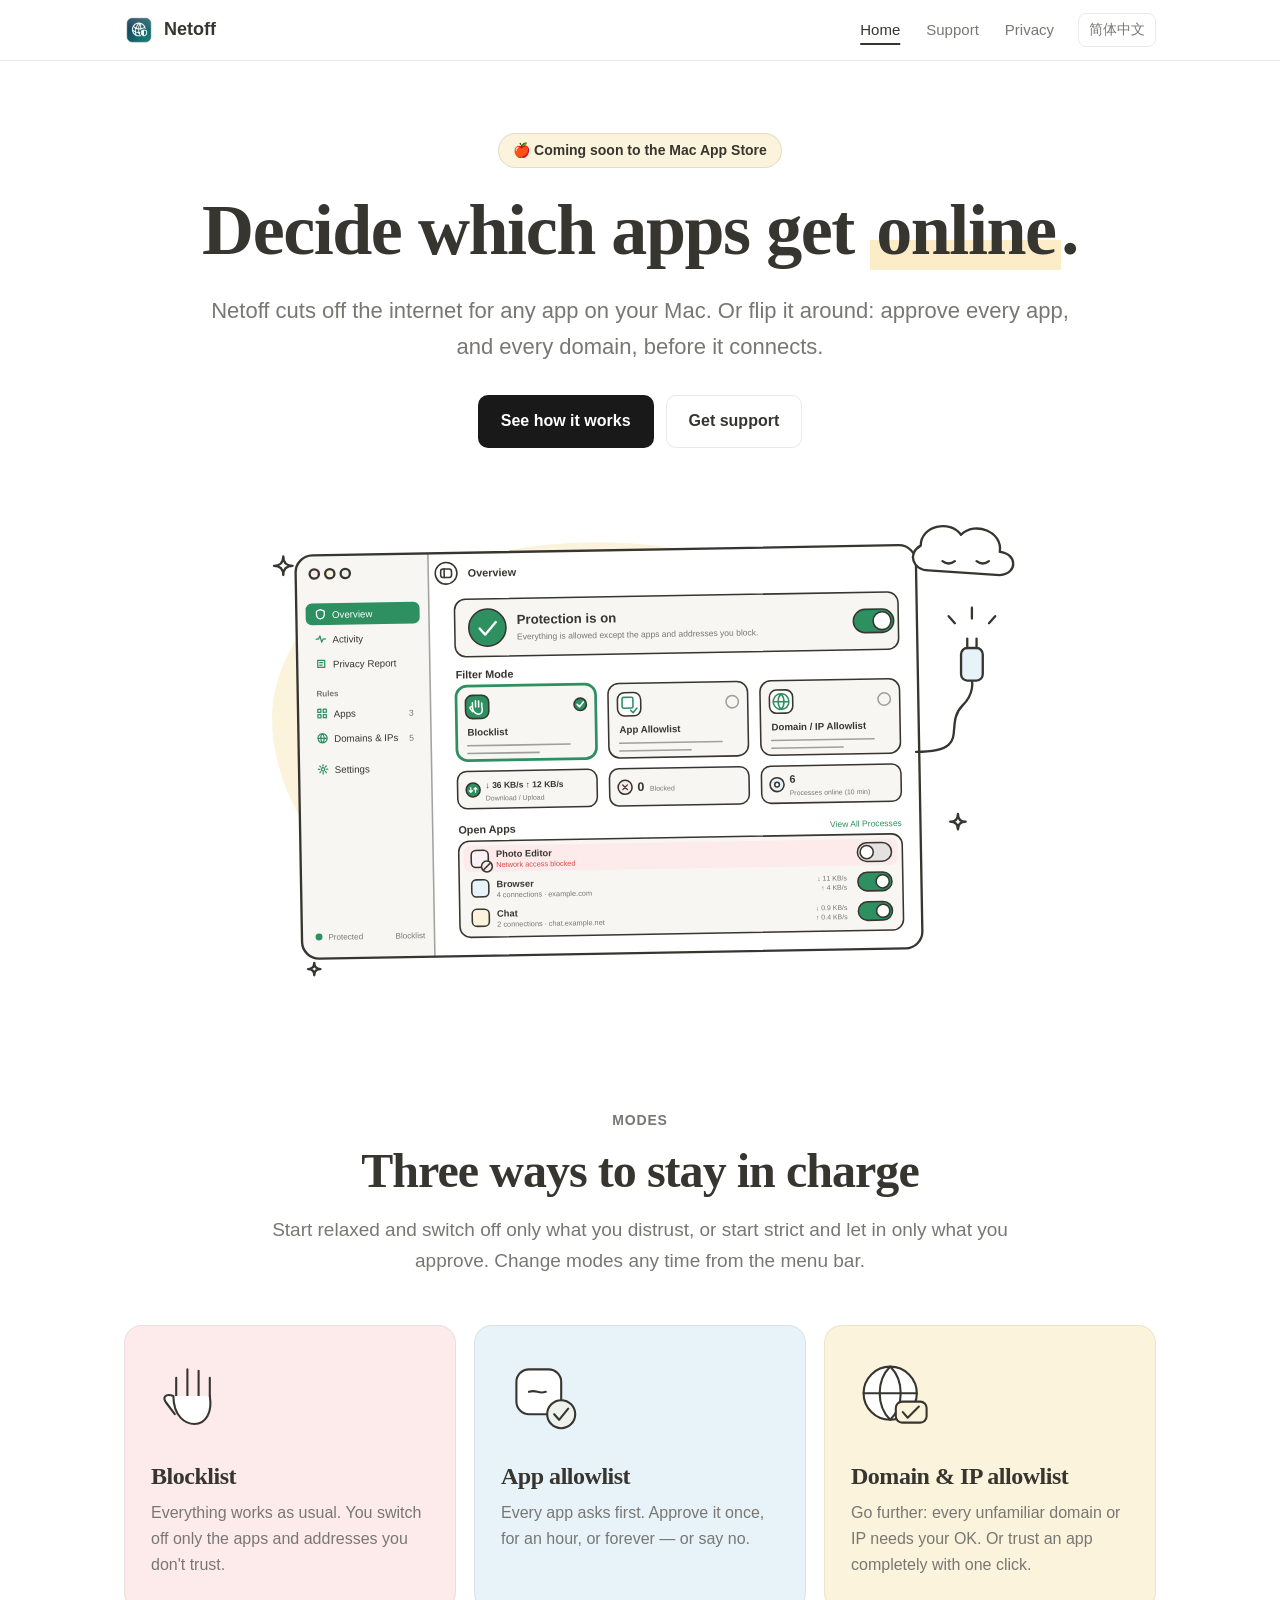
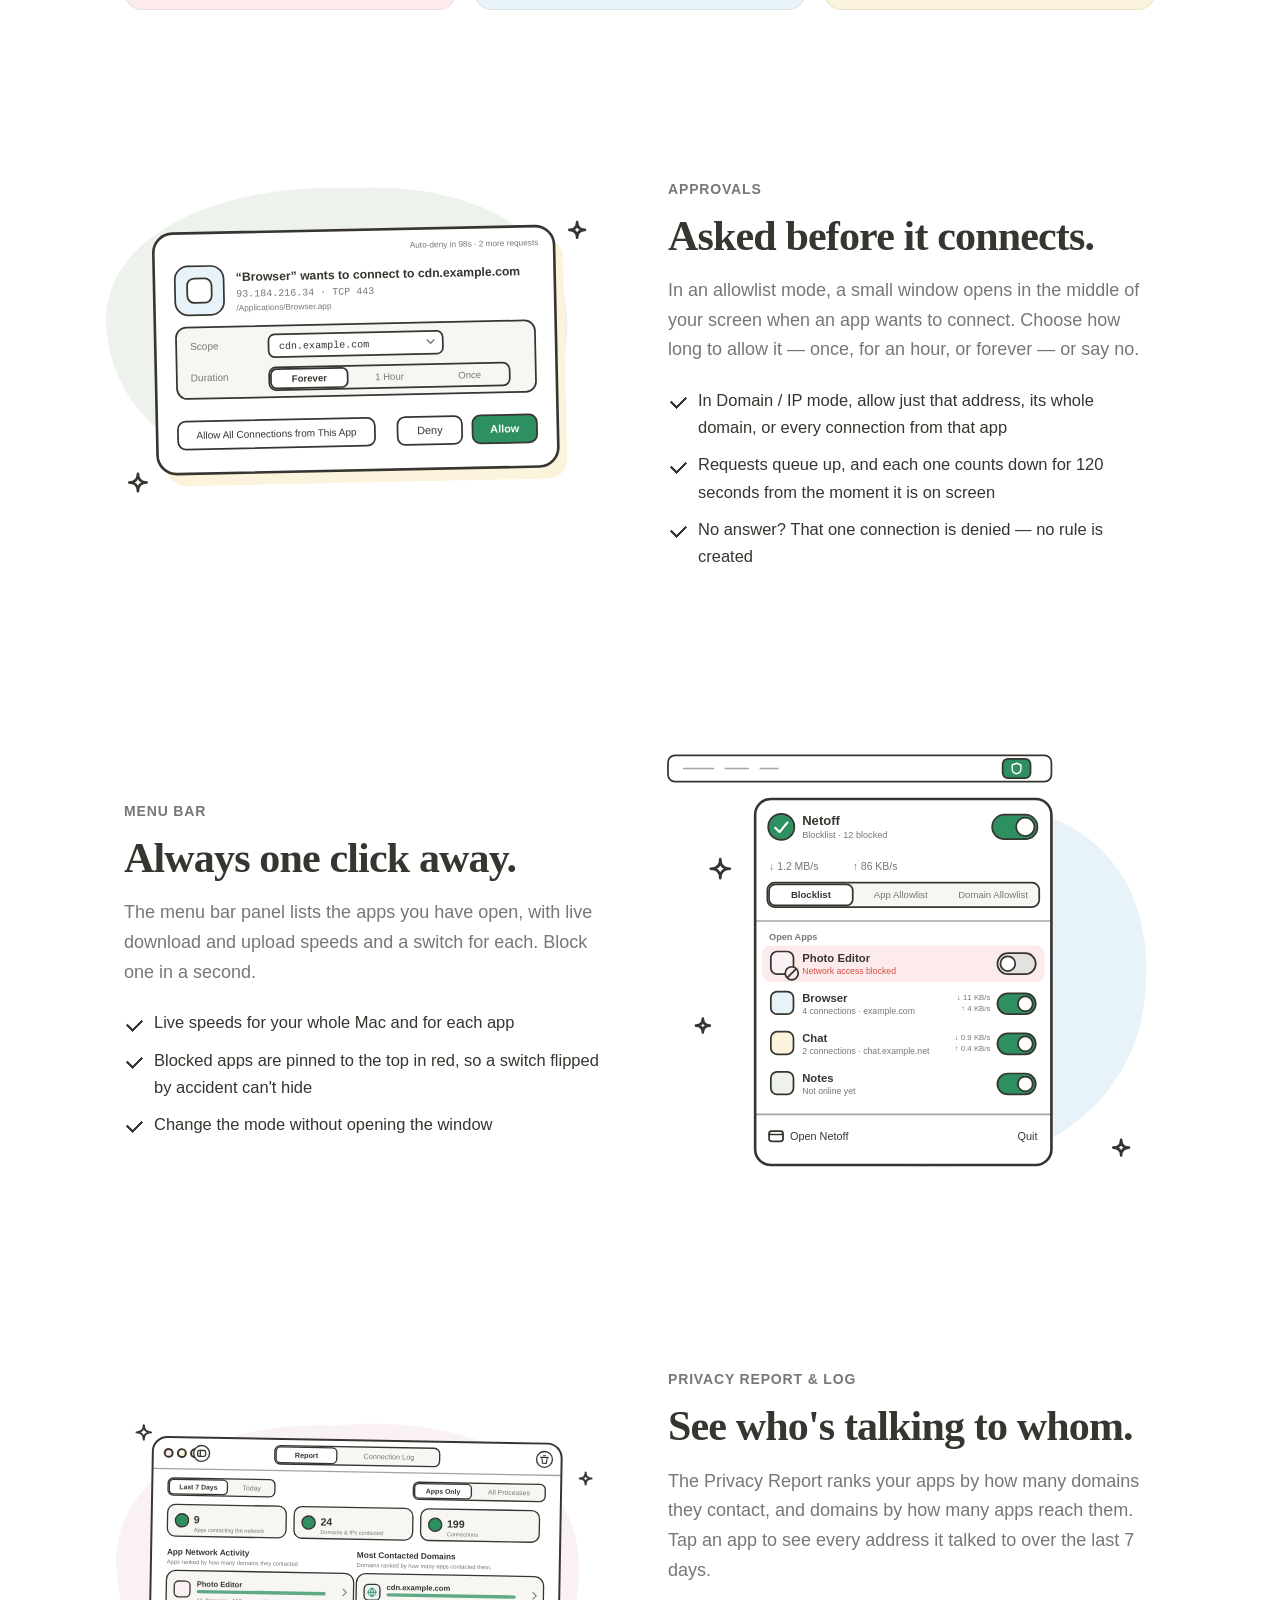
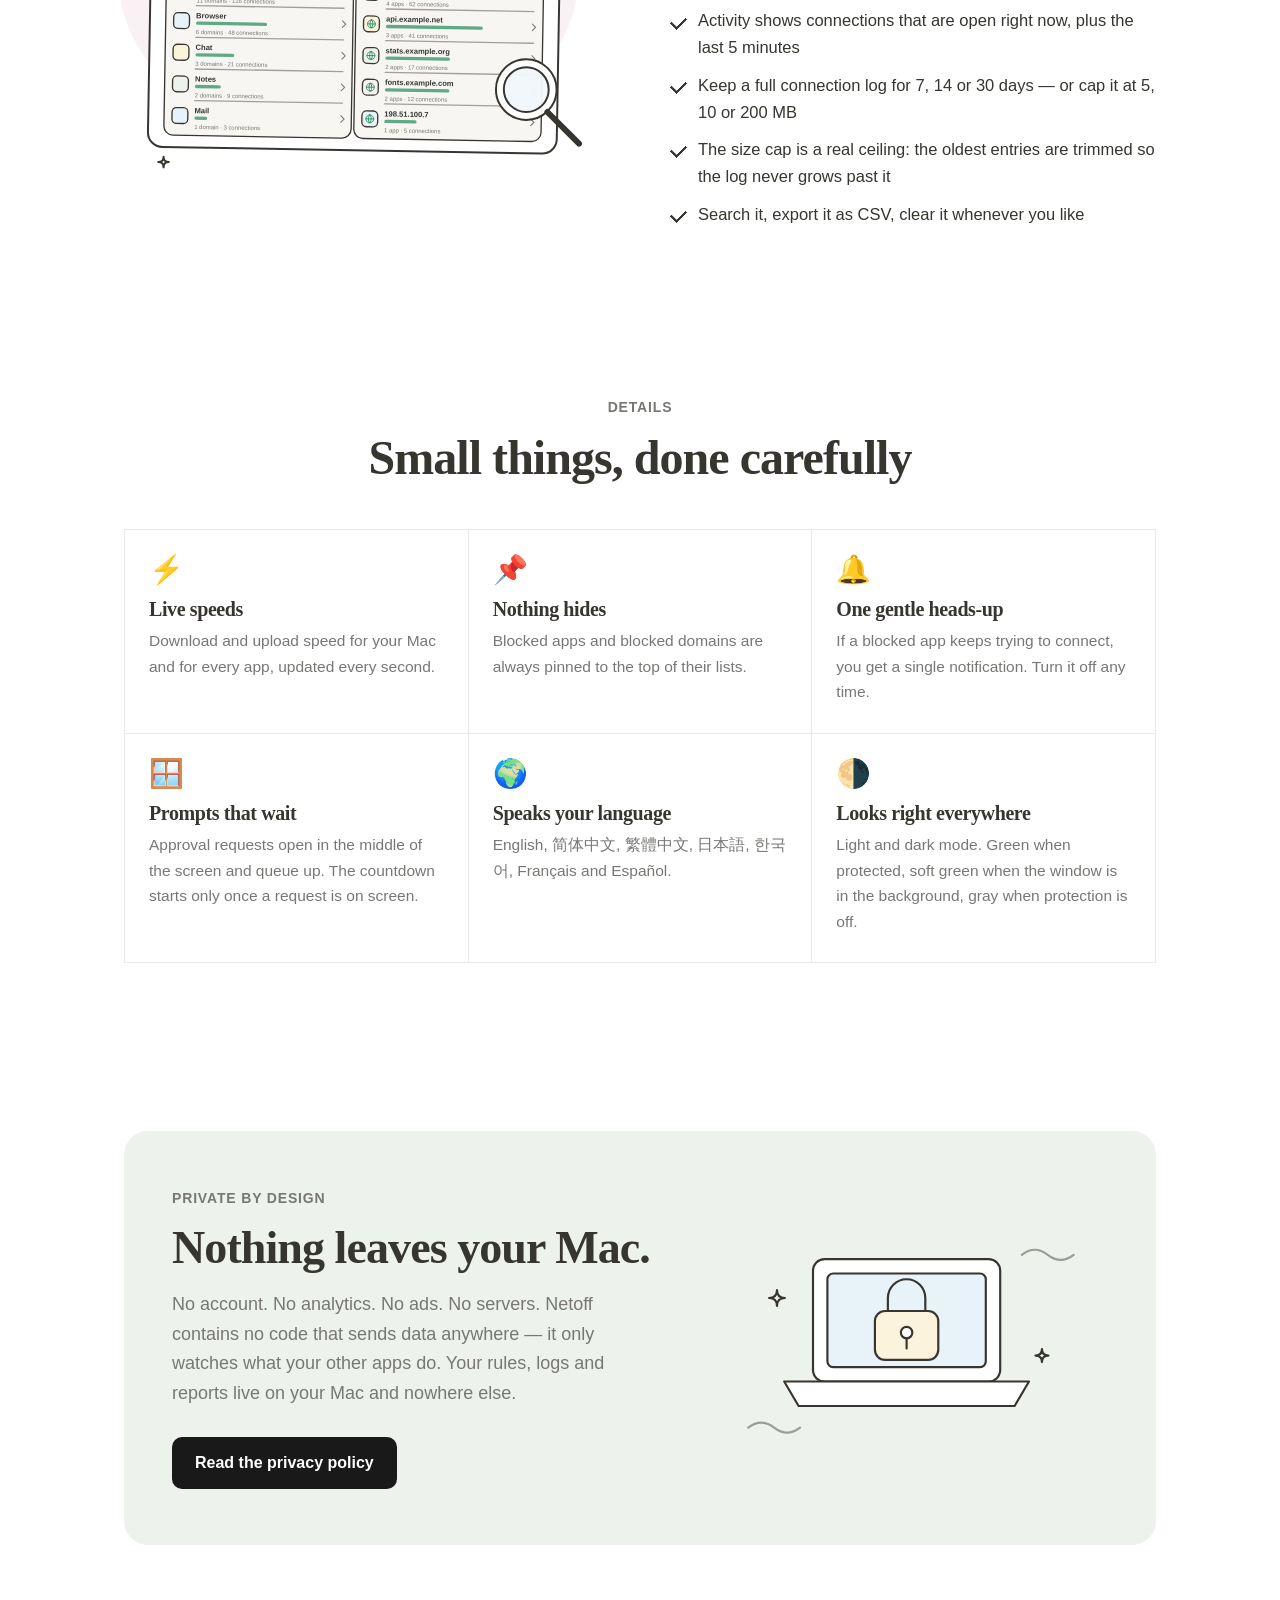
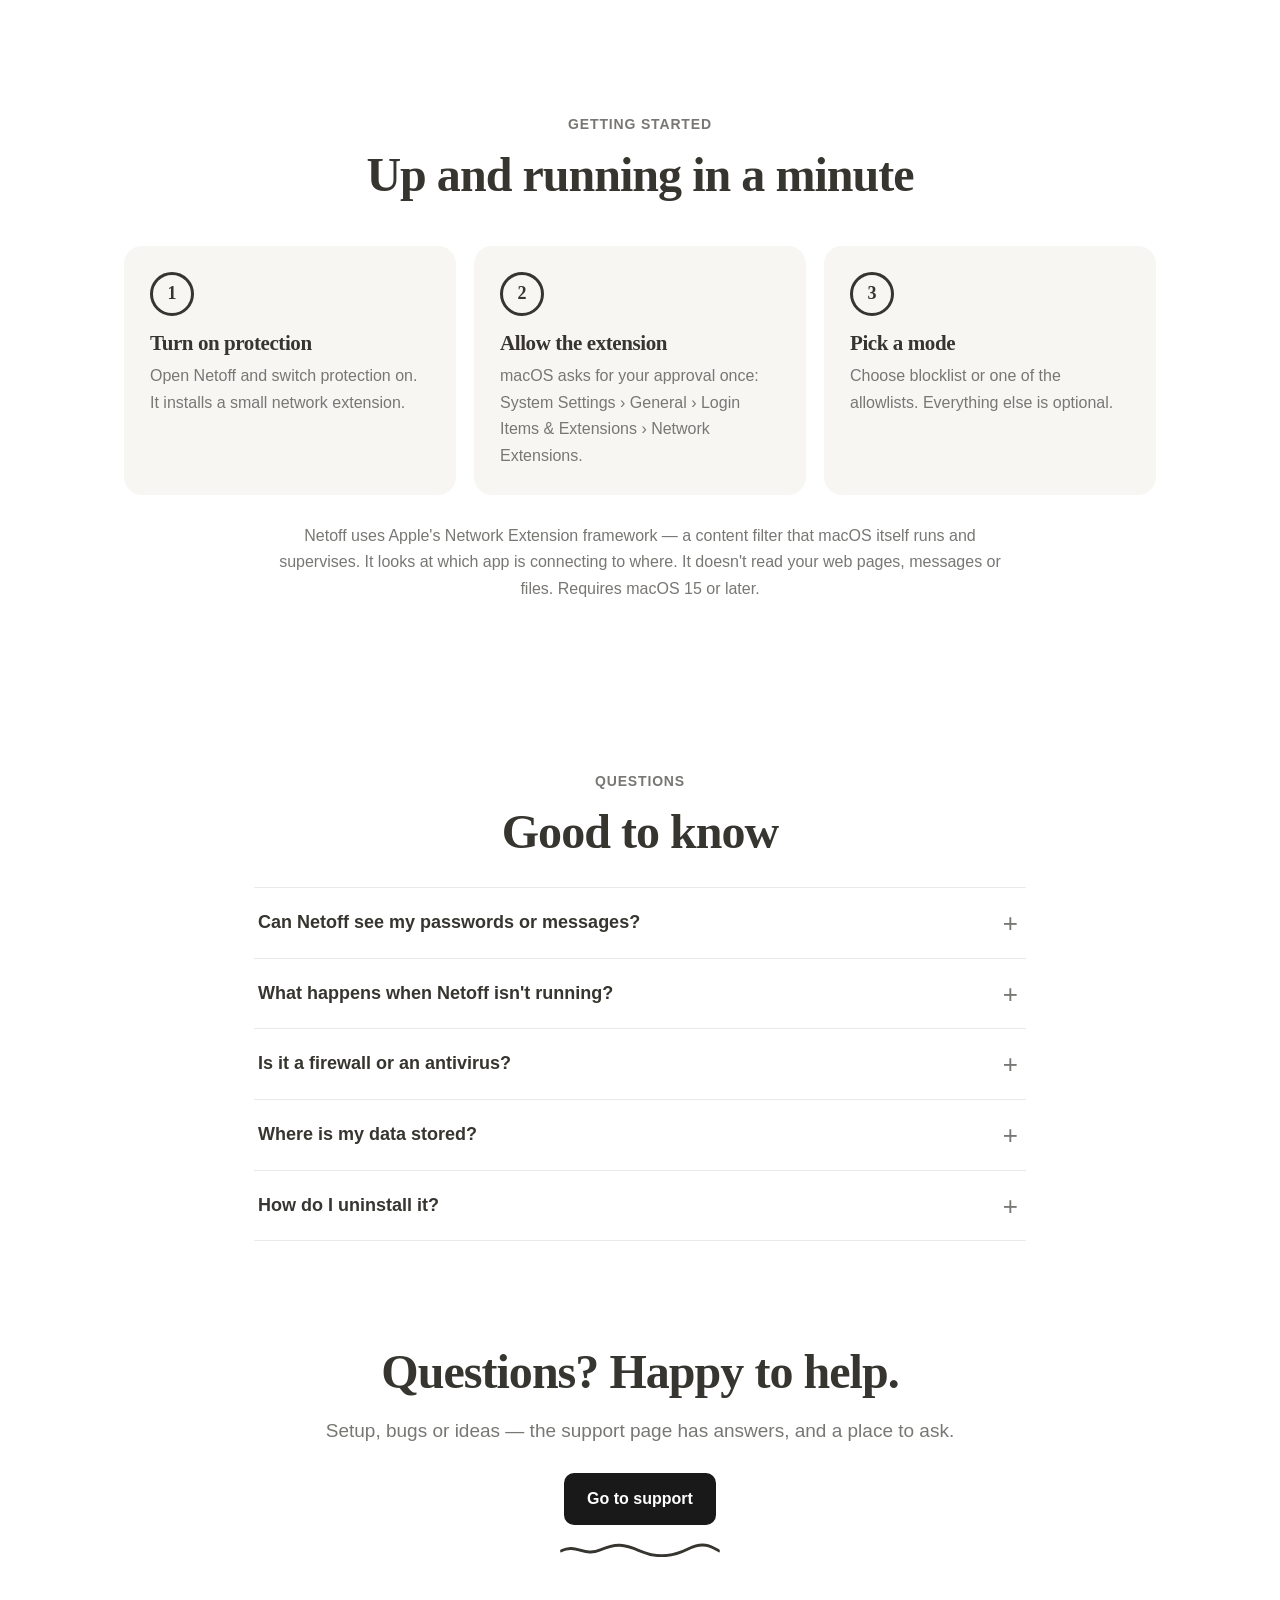
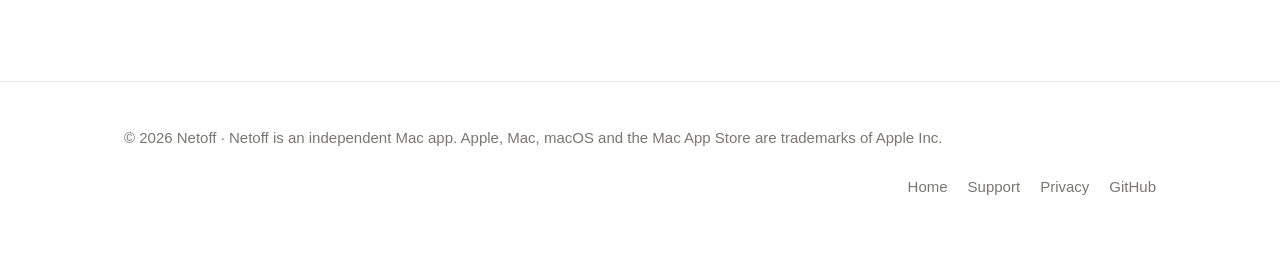
<file: index.html>
<!doctype html>
<html lang="en">
<head>
<meta charset="utf-8">
<meta name="viewport" content="width=device-width, initial-scale=1">
<title>Netoff — Decide which apps get online</title>
<meta name="description" content="Netoff for Mac blocks internet access app by app, or asks you to approve every app and every domain first. Live speeds, a privacy report and a connection log. Nothing leaves your Mac.">
<meta name="color-scheme" content="light dark">
<link rel="canonical" href="https://boxhezibox.github.io/netoff/">
<link rel="alternate" hreflang="en" href="https://boxhezibox.github.io/netoff/">
<link rel="alternate" hreflang="zh-Hans" href="https://boxhezibox.github.io/netoff/zh/">
<link rel="alternate" hreflang="x-default" href="https://boxhezibox.github.io/netoff/">
<link rel="icon" type="image/png" sizes="32x32" href="assets/favicon-32.png">
<link rel="apple-touch-icon" href="assets/icon-180.png">
<meta property="og:type" content="website">
<meta property="og:title" content="Netoff — Decide which apps get online">
<meta property="og:description" content="Netoff for Mac blocks internet access app by app, or asks you to approve every app and every domain first. Live speeds, a privacy report and a connection log. Nothing leaves your Mac.">
<meta property="og:image" content="https://boxhezibox.github.io/netoff/assets/icon-512.png">
<meta name="twitter:card" content="summary">
<link rel="stylesheet" href="assets/style.css">
</head>
<body>
<a class="skip" href="#main">Skip to content</a>
<header class="nav"><div class="wrap">
  <a class="brand" href="./" aria-label="Netoff"><img src="assets/icon-180.png" alt="" width="30" height="30"><span>Netoff</span></a>
  <a class="link hide-sm" href="index.html" aria-current="page">Home</a>
  <a class="link" href="support.html">Support</a>
  <a class="link" href="privacy.html">Privacy</a>
  <a class="lang" href="zh/index.html" hreflang="zh-Hans" lang="zh-Hans">简体中文</a>
</div></header>
<main id="main">

<div class="wrap hero">
  <span class="pill">🍎 Coming soon to the Mac App Store</span>
  <h1>Decide which apps get <span class="mark">online</span>.</h1>
  <p class="sub">Netoff cuts off the internet for any app on your Mac. Or flip it around: approve every app, and every domain, before it connects.</p>
  <div class="cta"><a class="btn primary" href="#how">See how it works</a><a class="btn ghost" href="support.html">Get support</a></div>
  <div class="art"><svg class="doodle" viewBox="0 0 980 640" role="img" aria-label="The Netoff window: sidebar, protection switch, three filter modes and the list of open apps" xmlns="http://www.w3.org/2000/svg"><path class="f-y" d="M20 330 C-10 190 120 60 300 74 C470 36 700 70 780 210 C860 360 740 560 520 556 C320 596 60 540 20 330Z"/><g transform="translate(50 70) rotate(-1 400 260)"><rect class="f-w" x="0" y="0" width="800" height="520" rx="22"/><path class="f-s" d="M22 0 H171 V520 H22 A22 22 0 0 1 0 498 V22 A22 22 0 0 1 22 0Z"/><path class="ink k2 soft" d="M171 0 V520"/><rect class="f-a" x="12" y="62" width="147" height="28" rx="8"/><path class="g gw" transform="translate(24 69) scale(1.0)" d="M7 1 L12 3 V7.5 C12 10.5 9.5 12.5 7 13 C4.5 12.5 2 10.5 2 7.5 V3Z"/><text class="tw" x="46" y="81" font-size="12.5">Overview</text><path class="g ga" transform="translate(24 101) scale(1.0)" d="M1 7 H4 L6 3 L8 11 L10 7 H13"/><text class="t" x="46" y="113" font-size="12.5">Activity</text><path class="g ga" transform="translate(24 133) scale(1.0)" d="M2.5 2.5 H11.5 V11.5 H2.5Z M5 5.5 H9 M5 8.5 H8"/><text class="t" x="46" y="145" font-size="12.5">Privacy Report</text><path class="g ga" transform="translate(24 197) scale(1.0)" d="M1.5 1.5 H5.5 V5.5 H1.5Z M8.5 1.5 H12.5 V5.5 H8.5Z M1.5 8.5 H5.5 V12.5 H1.5Z M8.5 8.5 H12.5 V12.5 H8.5Z"/><text class="t" x="46" y="209" font-size="12.5">Apps</text><text class="t2" x="149" y="209" font-size="11" text-anchor="end">3</text><path class="g ga" transform="translate(24 229) scale(1.0)" d="M7 1 A6 6 0 1 0 7.01 1Z M1 7 H13 M7 1 C4 4 4 10 7 13 M7 1 C10 4 10 10 7 13"/><text class="t" x="46" y="241" font-size="12.5">Domains &amp; IPs</text><text class="t2" x="149" y="241" font-size="11" text-anchor="end">5</text><path class="g ga" transform="translate(24 269) scale(1.0)" d="M7 4.8 A2.2 2.2 0 1 0 7.01 4.8Z M7 1 V2.6 M7 11.4 V13 M1 7 H2.6 M11.4 7 H13 M2.8 2.8 L3.9 3.9 M10.1 10.1 L11.2 11.2 M11.2 2.8 L10.1 3.9 M3.9 10.1 L2.8 11.2"/><text class="t" x="46" y="281" font-size="12.5">Settings</text><text class="t2" x="24" y="182" font-size="10.5" font-weight="600">Rules</text><circle class="f-a" cx="22" cy="492" r="4.5"/><text class="t2" x="34" y="496" font-size="10.5">Protected</text><text class="t2" x="159" y="496" font-size="10.5" text-anchor="end">Blocklist</text><circle class="ink f-r" cx="24" cy="24" r="6"/><circle class="ink f-y" cx="44" cy="24" r="6"/><circle class="ink f-g" cx="64" cy="24" r="6"/><circle class="ink k2 f-w" cx="194" cy="26" r="14"/><rect class="ink k2" x="187" y="20.5" width="14" height="11" rx="3"/><path class="ink k2" d="M191.5 20.5 V31.5"/><text class="t" x="222" y="31" font-size="14" font-weight="700">Overview</text><rect class="ink k2 f-s" x="204" y="60" width="572" height="74" rx="14"/><circle class="ink k2 f-a" cx="246" cy="97" r="24"/><path class="g gw" style="stroke-width:3" d="M236 98 L243 106 L257 90"/><text class="t" x="284" y="93" font-size="17" font-weight="700">Protection is on</text><text class="t2" x="284" y="113" font-size="11">Everything is allowed except the apps and addresses you block.</text><rect class="ink k2 f-a" x="718" y="82" width="52" height="30" rx="15.0"/><circle class="ink k2 f-w" cx="755.0" cy="97.0" r="11.5"/><text class="t" x="204" y="162" font-size="14" font-weight="700">Filter Mode</text><rect class="ink k2 f-s sel" x="204" y="172" width="180" height="96" rx="14"/><rect class="ink k2 f-a" x="216" y="184" width="30" height="30" rx="9"/><path class="g gw" style="stroke-width:2" transform="translate(216 184)" d="M9 15 V9.5 M13 15 V7 M17 15 V7.5 M21 15 V10 M9 15 C9 22 14 24.5 17 24.5 C21 24.5 22.5 20 21 15 M9 15 C6 14 5 15.2 6.2 17.2 L9 21"/><circle class="ink k2 f-a" cx="364" cy="198" r="8"/><path class="g gw" style="stroke-width:2" d="M360 198 L363 201 L368 195"/><text class="t" x="218" y="236" font-size="12.5" font-weight="700">Blocklist</text><path class="ink k2 soft" d="M218 249 h132 M218 259 h92"/><rect class="ink k2 f-s" x="400" y="172" width="180" height="96" rx="14"/><rect class="ink k2 f-w" x="412" y="184" width="30" height="30" rx="9"/><path class="g ga" style="stroke-width:2" transform="translate(412 184)" d="M6 8 Q6 6 8 6 H18 Q20 6 20 8 V18 Q20 20 18 20 H8 Q6 20 6 18Z M17 23 L20 26 L25 20"/><circle class="ink k2 soft" cx="560" cy="198" r="8"/><text class="t" x="414" y="236" font-size="12.5" font-weight="700">App Allowlist</text><path class="ink k2 soft" d="M414 249 h132 M414 259 h92"/><rect class="ink k2 f-s" x="596" y="172" width="180" height="96" rx="14"/><rect class="ink k2 f-w" x="608" y="184" width="30" height="30" rx="9"/><path class="g ga" style="stroke-width:2" transform="translate(608 184)" d="M15 5 A10 10 0 1 0 15.01 5Z M5 15 H25 M15 5 C10 10 10 20 15 25 M15 5 C20 10 20 20 15 25"/><circle class="ink k2 soft" cx="756" cy="198" r="8"/><text class="t" x="610" y="236" font-size="12.5" font-weight="700">Domain / IP Allowlist</text><path class="ink k2 soft" d="M610 249 h132 M610 259 h92"/><rect class="ink k2 f-s" x="204" y="282" width="180" height="48" rx="12"/><rect class="ink k2 f-s" x="400" y="282" width="180" height="48" rx="12"/><rect class="ink k2 f-s" x="596" y="282" width="180" height="48" rx="12"/><circle class="ink k2 f-a" cx="224" cy="306" r="9"/><path class="g gw" d="M221 303 V309 M221 309 L219 307 M221 309 L223 307 M227 309 V303 M227 303 L225 305 M227 303 L229 305"/><text class="t" x="240" y="304" font-size="11" font-weight="700">↓ 36 KB/s  ↑ 12 KB/s</text><text class="t2" x="240" y="320" font-size="9">Download / Upload</text><circle class="ink k2 f-r" cx="420" cy="306" r="9"/><path class="g" stroke="var(--ink)" d="M417 303 L423 309 M423 303 L417 309"/><text class="t" x="436" y="311" font-size="16" font-weight="700">0</text><text class="t2" x="452" y="311" font-size="9">Blocked</text><circle class="ink k2 f-b" cx="616" cy="306" r="9"/><circle class="ink k2 f-w" cx="616" cy="306" r="3"/><text class="t" x="632" y="304" font-size="14" font-weight="700">6</text><text class="t2" x="632" y="320" font-size="9">Processes online (10 min)</text><text class="t" x="204" y="362" font-size="14" font-weight="700">Open Apps</text><text class="ta" x="776" y="362" font-size="11" text-anchor="end">View All Processes</text><rect class="ink k2 f-s" x="204" y="372" width="572" height="124" rx="14"/><rect class="f-r" x="210" y="378" width="560" height="34" rx="9"/><rect class="ink k2 f-p" x="220" y="384" width="22" height="22" rx="6.16"/><circle class="ink k2 f-r" cx="240" cy="405" r="7"/><path class="ink k2" d="M235.8 409.2 L244.2 400.8"/><text class="t" x="252" y="393" font-size="12" font-weight="700">Photo Editor</text><text class="tr" x="252" y="406" font-size="9.5">Network access blocked</text><rect class="ink k2 f-gray" x="718" y="383" width="44" height="24" rx="12.0"/><circle class="ink k2 f-w" cx="730.0" cy="395.0" r="8.5"/><rect class="ink k2 f-b" x="220" y="422" width="22" height="22" rx="6.16"/><text class="t" x="252" y="432" font-size="12" font-weight="700">Browser</text><text class="t2" x="252" y="445" font-size="9.5">4 connections · example.com</text><text class="t2" x="704" y="431" font-size="9" text-anchor="end">↓ 11 KB/s</text><text class="t2" x="704" y="443" font-size="9" text-anchor="end">↑ 4 KB/s</text><rect class="ink k2 f-a" x="718" y="421" width="44" height="24" rx="12.0"/><circle class="ink k2 f-w" cx="750.0" cy="433.0" r="8.5"/><rect class="ink k2 f-y" x="220" y="460" width="22" height="22" rx="6.16"/><text class="t" x="252" y="470" font-size="12" font-weight="700">Chat</text><text class="t2" x="252" y="483" font-size="9.5">2 connections · chat.example.net</text><text class="t2" x="704" y="469" font-size="9" text-anchor="end">↓ 0.9 KB/s</text><text class="t2" x="704" y="481" font-size="9" text-anchor="end">↑ 0.4 KB/s</text><rect class="ink k2 f-a" x="718" y="459" width="44" height="24" rx="12.0"/><circle class="ink k2 f-w" cx="750.0" cy="471.0" r="8.5"/><rect class="ink" x="0" y="0" width="800" height="520" rx="22"/></g><path class="ink f-w" d="M862 96 C842 96 834 74 852 64 C852 38 890 30 904 50 C922 32 958 46 954 72 C976 74 978 100 954 102 Z"/><path class="ink" d="M880 84 q8 6 16 0 M924 84 q8 6 16 0"/><path class="ink" d="M846 330 C920 330 880 296 906 270 C922 254 918 238 918 238"/><rect class="ink f-b" x="904" y="196" width="28" height="42" rx="8"/><path class="ink" d="M912 196 V184 M924 196 V184"/><path class="ink" d="M896 164 l-8 -9 M918 158 V144 M940 164 l8 -9"/><path class="ink" d="M30 78 Q30 90 42 90 Q30 90 30 102 Q30 90 18 90 Q30 90 30 78Z"/><path class="ink" d="M900 410 Q900 420 910 420 Q900 420 900 430 Q900 420 890 420 Q900 420 900 410Z"/><path class="ink" d="M70 602 Q70 610 78 610 Q70 610 70 618 Q70 610 62 610 Q70 610 70 602Z"/></svg></div>
</div>

<section id="modes"><div class="wrap">
  <div class="center"><div class="eyebrow">Modes</div><h2 class="title">Three ways to stay in charge</h2>
  <p class="lead">Start relaxed and switch off only what you distrust, or start strict and let in only what you approve. Change modes any time from the menu bar.</p></div>
  <div class="cards">
    <div class="card bg-r"><div class="ic"><svg class="doodle" viewBox="0 0 120 120" aria-hidden="true" xmlns="http://www.w3.org/2000/svg"><path class="ink" d="M36 62 V34 M52 62 V22 M68 62 V24 M84 62 V34"/><path class="ink f-w" d="M32 60 C32 90 50 100 62 100 C78 100 88 84 84 60 L84 60 M32 60 C20 56 16 62 22 70 L34 86"/></svg></div><h3>Blocklist</h3><p>Everything works as usual. You switch off only the apps and addresses you don't trust.</p></div>
    <div class="card bg-b"><div class="ic"><svg class="doodle" viewBox="0 0 120 120" aria-hidden="true" xmlns="http://www.w3.org/2000/svg"><rect class="ink f-w" x="22" y="22" width="64" height="64" rx="18"/><path class="ink" d="M40 54 q6 -2 12 0 t12 0"/><circle class="ink f-g" cx="86" cy="86" r="20"/><path class="ink" d="M76 86 l7 8 l13 -16"/></svg></div><h3>App allowlist</h3><p>Every app asks first. Approve it once, for an hour, or forever — or say no.</p></div>
    <div class="card bg-y"><div class="ic"><svg class="doodle" viewBox="0 0 120 120" aria-hidden="true" xmlns="http://www.w3.org/2000/svg"><circle class="ink f-w" cx="56" cy="56" r="38"/><path class="ink" d="M18 56 H94 M56 18 C36 38 36 74 56 94 M56 18 C76 38 76 74 56 94"/><rect class="ink f-y" x="64" y="68" width="44" height="30" rx="9"/><path class="ink" d="M74 83 l7 8 l16 -16"/></svg></div><h3>Domain &amp; IP allowlist</h3><p>Go further: every unfamiliar domain or IP needs your OK. Or trust an app completely with one click.</p></div>
  </div>
</div></section>

<section><div class="wrap split rev">
  <div class="text">
    <div class="eyebrow">Approvals</div>
    <h2>Asked before it connects.</h2>
    <p>In an allowlist mode, a small window opens in the middle of your screen when an app wants to connect. Choose how long to allow it — once, for an hour, or forever — or say no.</p>
    <ul class="ticks">
      <li>In Domain / IP mode, allow just that address, its whole domain, or every connection from that app</li>
      <li>Requests queue up, and each one counts down for 120 seconds from the moment it is on screen</li>
      <li>No answer? That one connection is denied — no rule is created</li>
    </ul>
  </div>
  <div><svg class="doodle" viewBox="0 0 560 400" role="img" aria-label="The approval window asking whether an app may connect to a domain" xmlns="http://www.w3.org/2000/svg"><path class="f-g" d="M-20 150 C-30 40 110 -20 260 -14 C420 -22 520 50 508 160 C500 270 380 330 250 322 C100 330 -10 260 -20 150Z" transform="translate(0 6)"/><g transform="translate(36 40) rotate(-1.2 230 138)"><rect class="f-y" x="10" y="14" width="460" height="276" rx="22"/><rect class="ink f-w" x="0" y="0" width="460" height="276" rx="22"/><text class="t2" x="442" y="22" font-size="9.5" text-anchor="end">Auto-deny in 98s · 2 more requests</text><rect class="ink k2 f-b" x="24" y="38" width="56" height="56" rx="15"/><rect class="ink k2 f-w" x="38" y="52" width="28" height="28" rx="8"/><text class="t" x="94" y="56" font-size="14" font-weight="700">“Browser” wants to connect to cdn.example.com</text><text class="t2 mono" x="94" y="74" font-size="11.5">93.184.216.34 · TCP 443</text><text class="t2" x="94" y="90" font-size="9.5">/Applications/Browser.app</text><rect class="ink k2 f-s" x="24" y="108" width="412" height="82" rx="12"/><text class="t2" x="40" y="134" font-size="11.5">Scope</text><rect class="ink k2 f-w" x="130" y="118" width="200" height="26" rx="7"/><text class="t mono" x="142" y="135" font-size="11.5">cdn.example.com</text><path class="g" stroke="var(--ink-2)" d="M312 128 l4 4 l4 -4"/><text class="t2" x="40" y="170" font-size="11.5">Duration</text><rect class="ink k2 f-s" x="130" y="156" width="276" height="26" rx="7.8"/><rect class="ink k2 f-w" x="132" y="158" width="88" height="22" rx="6.5"/><text class="t" x="176.0" y="172.96" font-size="11" font-weight="600" text-anchor="middle">Forever</text><text class="t2" x="268.0" y="172.96" font-size="11" text-anchor="middle">1 Hour</text><text class="t2" x="360.0" y="172.96" font-size="11" text-anchor="middle">Once</text><rect class="ink k2 f-w" x="24" y="216" width="226" height="32" rx="9"/><text class="t" x="137.0" y="236" font-size="11.5" text-anchor="middle">Allow All Connections from This App</text><rect class="ink k2 f-w" x="276" y="216" width="74" height="32" rx="9"/><text class="t" x="313" y="236" font-size="12.5" text-anchor="middle">Deny</text><rect class="ink k2 f-a" x="362" y="216" width="74" height="32" rx="9"/><text class="tw" x="399" y="236" font-size="12.5" font-weight="600" text-anchor="middle">Allow</text></g><path class="ink" d="M16 320 Q16 330 26 330 Q16 330 16 340 Q16 330 6 330 Q16 330 16 320Z"/><path class="ink" d="M520 31 Q520 40 529 40 Q520 40 520 49 Q520 40 511 40 Q520 40 520 31Z"/></svg></div>
</div></section>

<section><div class="wrap split">
  <div class="text">
    <div class="eyebrow">Menu bar</div>
    <h2>Always one click away.</h2>
    <p>The menu bar panel lists the apps you have open, with live download and upload speeds and a switch for each. Block one in a second.</p>
    <ul class="ticks">
      <li>Live speeds for your whole Mac and for each app</li>
      <li>Blocked apps are pinned to the top in red, so a switch flipped by accident can't hide</li>
      <li>Change the mode without opening the window</li>
    </ul>
  </div>
  <div><svg class="doodle" viewBox="0 0 560 520" role="img" aria-label="The Netoff menu bar panel: mode picker, open apps with switches, a blocked app pinned in red" xmlns="http://www.w3.org/2000/svg"><path class="f-b" d="M110 280 C90 160 190 70 330 78 C470 66 560 150 548 290 C540 420 420 500 300 492 C180 500 124 400 110 280Z"/><rect class="ink k2 f-w" x="0" y="20" width="440" height="30" rx="8"/><path class="ink k2 soft" d="M18 35 h34 M66 35 h26 M106 35 h20"/><rect class="ink k2 f-a" x="384" y="24" width="32" height="22" rx="6"/><path class="g gw" style="stroke-width:1.6" d="M400 29 L405 31 V35.5 C405 38.5 402.5 40.5 400 41 C397.5 40.5 395 38.5 395 35.5 V31Z"/><g transform="translate(100 70)"><rect class="ink f-w" x="0" y="0" width="340" height="420" rx="18"/><circle class="ink k2 f-a" cx="30" cy="32" r="15"/><path class="g gw" style="stroke-width:2.4" d="M23 33 L28 38 L37 27"/><text class="t" x="54" y="30" font-size="15" font-weight="700">Netoff</text><text class="t2" x="54" y="45" font-size="10.5">Blocklist · 12 blocked</text><rect class="ink k2 f-a" x="272" y="18" width="52" height="28" rx="14.0"/><circle class="ink k2 f-w" cx="310.0" cy="32.0" r="10.5"/><text class="t2" x="16" y="82" font-size="12">↓ 1.2 MB/s</text><text class="t2" x="112" y="82" font-size="12">↑ 86 KB/s</text><rect class="ink k2 f-s" x="14" y="96" width="312" height="28" rx="8.4"/><rect class="ink k2 f-w" x="16" y="98" width="96" height="24" rx="7.0"/><text class="t" x="64.0" y="113.96" font-size="11" font-weight="600" text-anchor="middle">Blocklist</text><text class="t2" x="167.0" y="113.96" font-size="11" text-anchor="middle">App Allowlist</text><text class="t2" x="273.0" y="113.96" font-size="11" text-anchor="middle">Domain Allowlist</text><path class="ink k2 soft" d="M0 140 H340"/><text class="t2" x="16" y="162" font-size="10.5" font-weight="600">Open Apps</text><rect class="f-r" x="8" y="168" width="324" height="42" rx="10"/><rect class="ink k2 f-p" x="18" y="175" width="26" height="26" rx="7.280000000000001"/><circle class="ink k2 f-r" cx="42" cy="200" r="7.5"/><path class="ink k2" d="M37.5 204.5 L46.5 195.5"/><text class="t" x="54" y="187" font-size="13" font-weight="700">Photo Editor</text><text class="tr" x="54" y="201" font-size="10">Network access blocked</text><rect class="ink k2 f-gray" x="278" y="177" width="44" height="24" rx="12.0"/><circle class="ink k2 f-w" cx="290.0" cy="189.0" r="8.5"/><rect class="ink k2 f-b" x="18" y="221" width="26" height="26" rx="7.280000000000001"/><text class="t" x="54" y="233" font-size="13" font-weight="700">Browser</text><text class="t2" x="54" y="247" font-size="10">4 connections · example.com</text><text class="t2" x="270" y="231" font-size="9" text-anchor="end">↓ 11 KB/s</text><text class="t2" x="270" y="243" font-size="9" text-anchor="end">↑ 4 KB/s</text><rect class="ink k2 f-a" x="278" y="223" width="44" height="24" rx="12.0"/><circle class="ink k2 f-w" cx="310.0" cy="235.0" r="8.5"/><rect class="ink k2 f-y" x="18" y="267" width="26" height="26" rx="7.280000000000001"/><text class="t" x="54" y="279" font-size="13" font-weight="700">Chat</text><text class="t2" x="54" y="293" font-size="10">2 connections · chat.example.net</text><text class="t2" x="270" y="277" font-size="9" text-anchor="end">↓ 0.9 KB/s</text><text class="t2" x="270" y="289" font-size="9" text-anchor="end">↑ 0.4 KB/s</text><rect class="ink k2 f-a" x="278" y="269" width="44" height="24" rx="12.0"/><circle class="ink k2 f-w" cx="310.0" cy="281.0" r="8.5"/><rect class="ink k2 f-g" x="18" y="313" width="26" height="26" rx="7.280000000000001"/><text class="t" x="54" y="325" font-size="13" font-weight="700">Notes</text><text class="t2" x="54" y="339" font-size="10">Not online yet</text><rect class="ink k2 f-a" x="278" y="315" width="44" height="24" rx="12.0"/><circle class="ink k2 f-w" cx="310.0" cy="327.0" r="8.5"/><path class="ink k2 soft" d="M0 362 H340"/><rect class="ink k2" x="16" y="381" width="16" height="12" rx="3"/><path class="ink k2" d="M16 385 H32"/><text class="t" x="40" y="391" font-size="12.5">Open Netoff</text><text class="t" x="324" y="391" font-size="12.5" text-anchor="end">Quit</text></g><path class="ink" d="M60 139 Q60 150 71 150 Q60 150 60 161 Q60 150 49 150 Q60 150 60 139Z"/><path class="ink" d="M40 322 Q40 330 48 330 Q40 330 40 338 Q40 330 32 330 Q40 330 40 322Z"/><path class="ink" d="M520 461 Q520 470 529 470 Q520 470 520 479 Q520 470 511 470 Q520 470 520 461Z"/></svg></div>
</div></section>

<section><div class="wrap split rev">
  <div class="text">
    <div class="eyebrow">Privacy report &amp; log</div>
    <h2>See who's talking to whom.</h2>
    <p>The Privacy Report ranks your apps by how many domains they contact, and domains by how many apps reach them. Tap an app to see every address it talked to over the last 7 days.</p>
    <ul class="ticks">
      <li>Activity shows connections that are open right now, plus the last 5 minutes</li>
      <li>Keep a full connection log for 7, 14 or 30 days — or cap it at 5, 10 or 200&nbsp;MB</li>
      <li>The size cap is a real ceiling: the oldest entries are trimmed so the log never grows past it</li>
      <li>Search it, export it as CSV, clear it whenever you like</li>
    </ul>
  </div>
  <div><svg class="doodle" viewBox="0 0 740 570" role="img" aria-label="The Privacy Report: apps ranked by domains contacted, and the most contacted domains" xmlns="http://www.w3.org/2000/svg"><path class="f-p" d="M-10 260 C-30 120 120 20 320 30 C520 10 700 90 690 260 C684 410 540 500 330 492 C130 506 0 410 -10 260Z"/><g transform="translate(40 52) rotate(1 310 235)"><rect class="f-w" x="0" y="0" width="620" height="470" rx="22"/><circle class="ink f-r" cx="24" cy="24" r="6"/><circle class="ink f-y" cx="44" cy="24" r="6"/><circle class="ink f-g" cx="64" cy="24" r="6"/><circle class="ink k2 f-w" cx="74" cy="24" r="12"/><rect class="ink k2" x="68" y="19.5" width="12" height="9" rx="2.5"/><path class="ink k2" d="M72 19.5 V28.5"/><rect class="ink k2 f-s" x="185.0" y="10" width="250" height="28" rx="8.4"/><rect class="ink k2 f-w" x="187.0" y="12" width="92" height="24" rx="7.0"/><text class="t" x="233.0" y="27.96" font-size="11" font-weight="600" text-anchor="middle">Report</text><text class="t2" x="358.0" y="27.96" font-size="11" text-anchor="middle">Connection Log</text><circle class="ink k2 f-w" cx="594" cy="24" r="12"/><path class="g" stroke="var(--ink)" d="M588 21 H600 M590 21 L591 30 H597 L598 21 M592 18.5 H596"/><path class="ink k2 soft" d="M0 48 H620"/><rect class="ink k2 f-s" x="24" y="62" width="162" height="26" rx="7.8"/><rect class="ink k2 f-w" x="26" y="64" width="88" height="22" rx="6.5"/><text class="t" x="70.0" y="78.78" font-size="10.5" font-weight="600" text-anchor="middle">Last 7 Days</text><text class="t2" x="151.0" y="78.78" font-size="10.5" text-anchor="middle">Today</text><rect class="ink k2 f-s" x="396" y="62" width="200" height="26" rx="7.8"/><rect class="ink k2 f-w" x="398" y="64" width="86" height="22" rx="6.5"/><text class="t" x="441.0" y="78.78" font-size="10.5" font-weight="600" text-anchor="middle">Apps Only</text><text class="t2" x="541.0" y="78.78" font-size="10.5" text-anchor="middle">All Processes</text><rect class="ink k2 f-s" x="24" y="102" width="180" height="48" rx="12"/><circle class="ink k2 f-a" cx="46" cy="126" r="10"/><text class="t" x="64" y="130" font-size="16" font-weight="700">9</text><text class="t2" x="64" y="143" font-size="8.5">Apps contacting the network</text><rect class="ink k2 f-s" x="216" y="102" width="180" height="48" rx="12"/><circle class="ink k2 f-a" cx="238" cy="126" r="10"/><text class="t" x="256" y="130" font-size="16" font-weight="700">24</text><text class="t2" x="256" y="143" font-size="8.5">Domains &amp; IPs contacted</text><rect class="ink k2 f-s" x="408" y="102" width="180" height="48" rx="12"/><circle class="ink k2 f-a" cx="430" cy="126" r="10"/><text class="t" x="448" y="130" font-size="16" font-weight="700">199</text><text class="t2" x="448" y="143" font-size="8.5">Connections</text><text class="t" x="24" y="178" font-size="12.5" font-weight="700">App Network Activity</text><text class="t2" x="24" y="192" font-size="8.8">Apps ranked by how many domains they contacted.</text><rect class="ink k2 f-s" x="24" y="202" width="284" height="250" rx="14"/><rect class="ink k2 f-p" x="36" y="218" width="24" height="24" rx="6.720000000000001"/><text class="t" x="70" y="226" font-size="11.5" font-weight="600">Photo Editor</text><rect class="f-a" opacity=".75" x="70" y="231" width="196.0" height="5" rx="2.5"/><text class="t2" x="70" y="250" font-size="9">11 domains · 116 connections</text><path class="g" stroke="var(--ink-2)" d="M292 226 l5 5 l-5 5"/><path class="ink k2 soft" d="M70 255 H294"/><rect class="ink k2 f-b" x="36" y="266" width="24" height="24" rx="6.720000000000001"/><text class="t" x="70" y="274" font-size="11.5" font-weight="600">Browser</text><rect class="f-a" opacity=".75" x="70" y="279" width="107.80000000000001" height="5" rx="2.5"/><text class="t2" x="70" y="298" font-size="9">6 domains · 48 connections</text><path class="g" stroke="var(--ink-2)" d="M292 274 l5 5 l-5 5"/><path class="ink k2 soft" d="M70 303 H294"/><rect class="ink k2 f-y" x="36" y="314" width="24" height="24" rx="6.720000000000001"/><text class="t" x="70" y="322" font-size="11.5" font-weight="600">Chat</text><rect class="f-a" opacity=".75" x="70" y="327" width="58.8" height="5" rx="2.5"/><text class="t2" x="70" y="346" font-size="9">3 domains · 21 connections</text><path class="g" stroke="var(--ink-2)" d="M292 322 l5 5 l-5 5"/><path class="ink k2 soft" d="M70 351 H294"/><rect class="ink k2 f-g" x="36" y="362" width="24" height="24" rx="6.720000000000001"/><text class="t" x="70" y="370" font-size="11.5" font-weight="600">Notes</text><rect class="f-a" opacity=".75" x="70" y="375" width="39.2" height="5" rx="2.5"/><text class="t2" x="70" y="394" font-size="9">2 domains · 9 connections</text><path class="g" stroke="var(--ink-2)" d="M292 370 l5 5 l-5 5"/><path class="ink k2 soft" d="M70 399 H294"/><rect class="ink k2 f-b" x="36" y="410" width="24" height="24" rx="6.720000000000001"/><text class="t" x="70" y="418" font-size="11.5" font-weight="600">Mail</text><rect class="f-a" opacity=".75" x="70" y="423" width="19.6" height="5" rx="2.5"/><text class="t2" x="70" y="442" font-size="9">1 domain · 3 connections</text><path class="g" stroke="var(--ink-2)" d="M292 418 l5 5 l-5 5"/><text class="t" x="312" y="178" font-size="12.5" font-weight="700">Most Contacted Domains</text><text class="t2" x="312" y="192" font-size="8.8">Domains ranked by how many apps contacted them.</text><rect class="ink k2 f-s" x="312" y="202" width="284" height="250" rx="14"/><rect class="ink k2 f-b" x="324" y="218" width="24" height="24" rx="7"/><path class="g ga" style="stroke-width:1.4" transform="translate(329 223)" d="M7 1 A6 6 0 1 0 7.01 1Z M1 7 H13 M7 1 C4 4 4 10 7 13 M7 1 C10 4 10 10 7 13"/><text class="t" x="358" y="226" font-size="11.5" font-weight="600">cdn.example.com</text><rect class="f-a" opacity=".75" x="358" y="231" width="196.0" height="5" rx="2.5"/><text class="t2" x="358" y="250" font-size="9">4 apps · 62 connections</text><path class="g" stroke="var(--ink-2)" d="M580 226 l5 5 l-5 5"/><path class="ink k2 soft" d="M358 255 H582"/><rect class="ink k2 f-y" x="324" y="266" width="24" height="24" rx="7"/><path class="g ga" style="stroke-width:1.4" transform="translate(329 271)" d="M7 1 A6 6 0 1 0 7.01 1Z M1 7 H13 M7 1 C4 4 4 10 7 13 M7 1 C10 4 10 10 7 13"/><text class="t" x="358" y="274" font-size="11.5" font-weight="600">api.example.net</text><rect class="f-a" opacity=".75" x="358" y="279" width="147.0" height="5" rx="2.5"/><text class="t2" x="358" y="298" font-size="9">3 apps · 41 connections</text><path class="g" stroke="var(--ink-2)" d="M580 274 l5 5 l-5 5"/><path class="ink k2 soft" d="M358 303 H582"/><rect class="ink k2 f-g" x="324" y="314" width="24" height="24" rx="7"/><path class="g ga" style="stroke-width:1.4" transform="translate(329 319)" d="M7 1 A6 6 0 1 0 7.01 1Z M1 7 H13 M7 1 C4 4 4 10 7 13 M7 1 C10 4 10 10 7 13"/><text class="t" x="358" y="322" font-size="11.5" font-weight="600">stats.example.org</text><rect class="f-a" opacity=".75" x="358" y="327" width="98.0" height="5" rx="2.5"/><text class="t2" x="358" y="346" font-size="9">2 apps · 17 connections</text><path class="g" stroke="var(--ink-2)" d="M580 322 l5 5 l-5 5"/><path class="ink k2 soft" d="M358 351 H582"/><rect class="ink k2 f-p" x="324" y="362" width="24" height="24" rx="7"/><path class="g ga" style="stroke-width:1.4" transform="translate(329 367)" d="M7 1 A6 6 0 1 0 7.01 1Z M1 7 H13 M7 1 C4 4 4 10 7 13 M7 1 C10 4 10 10 7 13"/><text class="t" x="358" y="370" font-size="11.5" font-weight="600">fonts.example.com</text><rect class="f-a" opacity=".75" x="358" y="375" width="98.0" height="5" rx="2.5"/><text class="t2" x="358" y="394" font-size="9">2 apps · 12 connections</text><path class="g" stroke="var(--ink-2)" d="M580 370 l5 5 l-5 5"/><path class="ink k2 soft" d="M358 399 H582"/><rect class="ink k2 f-b" x="324" y="410" width="24" height="24" rx="7"/><path class="g ga" style="stroke-width:1.4" transform="translate(329 415)" d="M7 1 A6 6 0 1 0 7.01 1Z M1 7 H13 M7 1 C4 4 4 10 7 13 M7 1 C10 4 10 10 7 13"/><text class="t" x="358" y="418" font-size="11.5" font-weight="600">198.51.100.7</text><rect class="f-a" opacity=".75" x="358" y="423" width="49.0" height="5" rx="2.5"/><text class="t2" x="358" y="442" font-size="9">1 app · 5 connections</text><path class="g" stroke="var(--ink-2)" d="M580 418 l5 5 l-5 5"/><rect class="ink" x="0" y="0" width="620" height="470" rx="22"/></g><circle class="ink f-w" cx="610" cy="430" r="46" fill-opacity=".9"/><circle class="ink f-b" cx="610" cy="430" r="34" fill-opacity=".55"/><path class="ink" style="stroke-width:9" d="M642 464 L690 512"/><path class="ink" d="M30 29 Q30 40 41 40 Q30 40 30 51 Q30 40 19 40 Q30 40 30 29Z"/><path class="ink" d="M700 101 Q700 110 709 110 Q700 110 700 119 Q700 110 691 110 Q700 110 700 101Z"/><path class="ink" d="M60 532 Q60 540 68 540 Q60 540 60 548 Q60 540 52 540 Q60 540 60 532Z"/></svg></div>
</div></section>

<section><div class="wrap">
  <div class="center"><div class="eyebrow">Details</div><h2 class="title">Small things, done carefully</h2></div>
  <div class="grid6">
    <div><div class="emo">⚡</div><h3>Live speeds</h3><p>Download and upload speed for your Mac and for every app, updated every second.</p></div>
    <div><div class="emo">📌</div><h3>Nothing hides</h3><p>Blocked apps and blocked domains are always pinned to the top of their lists.</p></div>
    <div><div class="emo">🔔</div><h3>One gentle heads-up</h3><p>If a blocked app keeps trying to connect, you get a single notification. Turn it off any time.</p></div>
    <div><div class="emo">🪟</div><h3>Prompts that wait</h3><p>Approval requests open in the middle of the screen and queue up. The countdown starts only once a request is on screen.</p></div>
    <div><div class="emo">🌍</div><h3>Speaks your language</h3><p>English, 简体中文, 繁體中文, 日本語, 한국어, Français and Español.</p></div>
    <div><div class="emo">🌗</div><h3>Looks right everywhere</h3><p>Light and dark mode. Green when protected, soft green when the window is in the background, gray when protection is off.</p></div>
  </div>
</div></section>

<section><div class="wrap"><div class="band bg-g">
  <div>
    <div class="eyebrow">Private by design</div>
    <h2>Nothing leaves your Mac.</h2>
    <p>No account. No analytics. No ads. No servers. Netoff contains no code that sends data anywhere — it only watches what your other apps do. Your rules, logs and reports live on your Mac and nowhere else.</p>
    <a class="btn primary" href="privacy.html">Read the privacy policy</a>
  </div>
  <div><svg class="doodle" viewBox="0 0 560 400" role="img" aria-label="A laptop with a padlock: data stays on this Mac" xmlns="http://www.w3.org/2000/svg">
  <path class="f-g" d="M40 210 C34 110 140 44 280 48 C430 40 534 120 520 236 C512 330 392 376 270 368 C140 376 50 320 40 210Z"/>
  <rect class="ink f-w" x="150" y="96" width="260" height="170" rx="16"/>
  <rect class="ink f-b" x="170" y="116" width="220" height="130" rx="8"/>
  <path class="ink f-w" d="M110 266 H450 L430 300 H130 Z"/>
  <rect class="ink f-y" x="236" y="168" width="88" height="68" rx="14"/>
  <path class="ink" d="M254 168 v-18 a26 26 0 0 1 52 0 v18"/>
  <circle class="ink f-w" cx="280" cy="198" r="8"/><path class="ink" d="M280 206 v14"/>
  <path class="ink soft" d="M60 330 q18 -14 36 0 t36 0 M440 90 q18 -14 36 0 t36 0"/>
<path class="ink" d="M100 139 Q100 150 111 150 Q100 150 100 161 Q100 150 89 150 Q100 150 100 139Z"/><path class="ink" d="M468 221 Q468 230 477 230 Q468 230 468 239 Q468 230 459 230 Q468 230 468 221Z"/></svg></div>
</div></div></section>

<section id="how"><div class="wrap">
  <div class="center"><div class="eyebrow">Getting started</div><h2 class="title">Up and running in a minute</h2></div>
  <div class="steps">
    <div class="step"><h3>Turn on protection</h3><p>Open Netoff and switch protection on. It installs a small network extension.</p></div>
    <div class="step"><h3>Allow the extension</h3><p>macOS asks for your approval once: System Settings › General › Login Items &amp; Extensions › Network Extensions.</p></div>
    <div class="step"><h3>Pick a mode</h3><p>Choose blocklist or one of the allowlists. Everything else is optional.</p></div>
  </div>
  <p class="note">Netoff uses Apple's Network Extension framework — a content filter that macOS itself runs and supervises. It looks at which app is connecting to where. It doesn't read your web pages, messages or files. Requires macOS 15 or later.</p>
</div></section>

<section><div class="wrap" style="max-width:820px">
  <div class="center" style="margin-bottom:28px"><div class="eyebrow">Questions</div><h2 class="title">Good to know</h2></div>
  <details><summary>Can Netoff see my passwords or messages?</summary><div class="a"><p>No. Netoff sees which app opens a connection, to which domain or IP address, on which port. It does not read the contents of your traffic. The only data it looks inside is plain DNS answers, in memory, to put a name next to an IP address.</p></div></details>
  <details><summary>What happens when Netoff isn't running?</summary><div class="a"><p>The filter lives in a system extension, so your rules keep working even when the Netoff window is closed. Connections that would need your approval are allowed or blocked — your choice in Settings — until Netoff is open again.</p></div></details>
  <details><summary>Is it a firewall or an antivirus?</summary><div class="a"><p>No. Netoff controls outgoing connections app by app. It isn't an inbound firewall and it doesn't scan for malware.</p></div></details>
  <details><summary>Where is my data stored?</summary><div class="a"><p>Only on your Mac. Rules, the privacy report and the connection log never leave it. See the <a href="privacy.html">privacy policy</a> for details, including how to delete everything.</p></div></details>
  <details><summary>How do I uninstall it?</summary><div class="a"><p>In Netoff, open Settings and choose “Uninstall Extension…”, then move the app to the Trash. Step by step on the <a href="support.html#uninstall">support page</a>.</p></div></details>
</div></section>

<section style="padding-top:20px"><div class="wrap center">
  <h2 class="title">Questions? Happy to help.</h2>
  <p class="lead">Setup, bugs or ideas — the support page has answers, and a place to ask.</p>
  <p style="margin-top:26px"><a class="btn primary" href="support.html">Go to support</a></p>
  <svg class="squiggle" viewBox="0 0 400 14" preserveAspectRatio="none" aria-hidden="true"><path class="ink" d="M2 8 C40 0 60 14 100 7 S160 1 200 8 S280 14 320 6 S380 4 398 8"/></svg>
</div></section>

</main>
<footer><div class="wrap">
  <span>© 2026 Netoff · Netoff is an independent Mac app. Apple, Mac, macOS and the Mac App Store are trademarks of Apple Inc.</span>
  <span class="links"><a href="index.html">Home</a><a href="support.html">Support</a><a href="privacy.html">Privacy</a><a href="https://github.com/boxhezibox/netoff/issues">GitHub</a></span>
</div></footer>
</body>
</html>
</file>
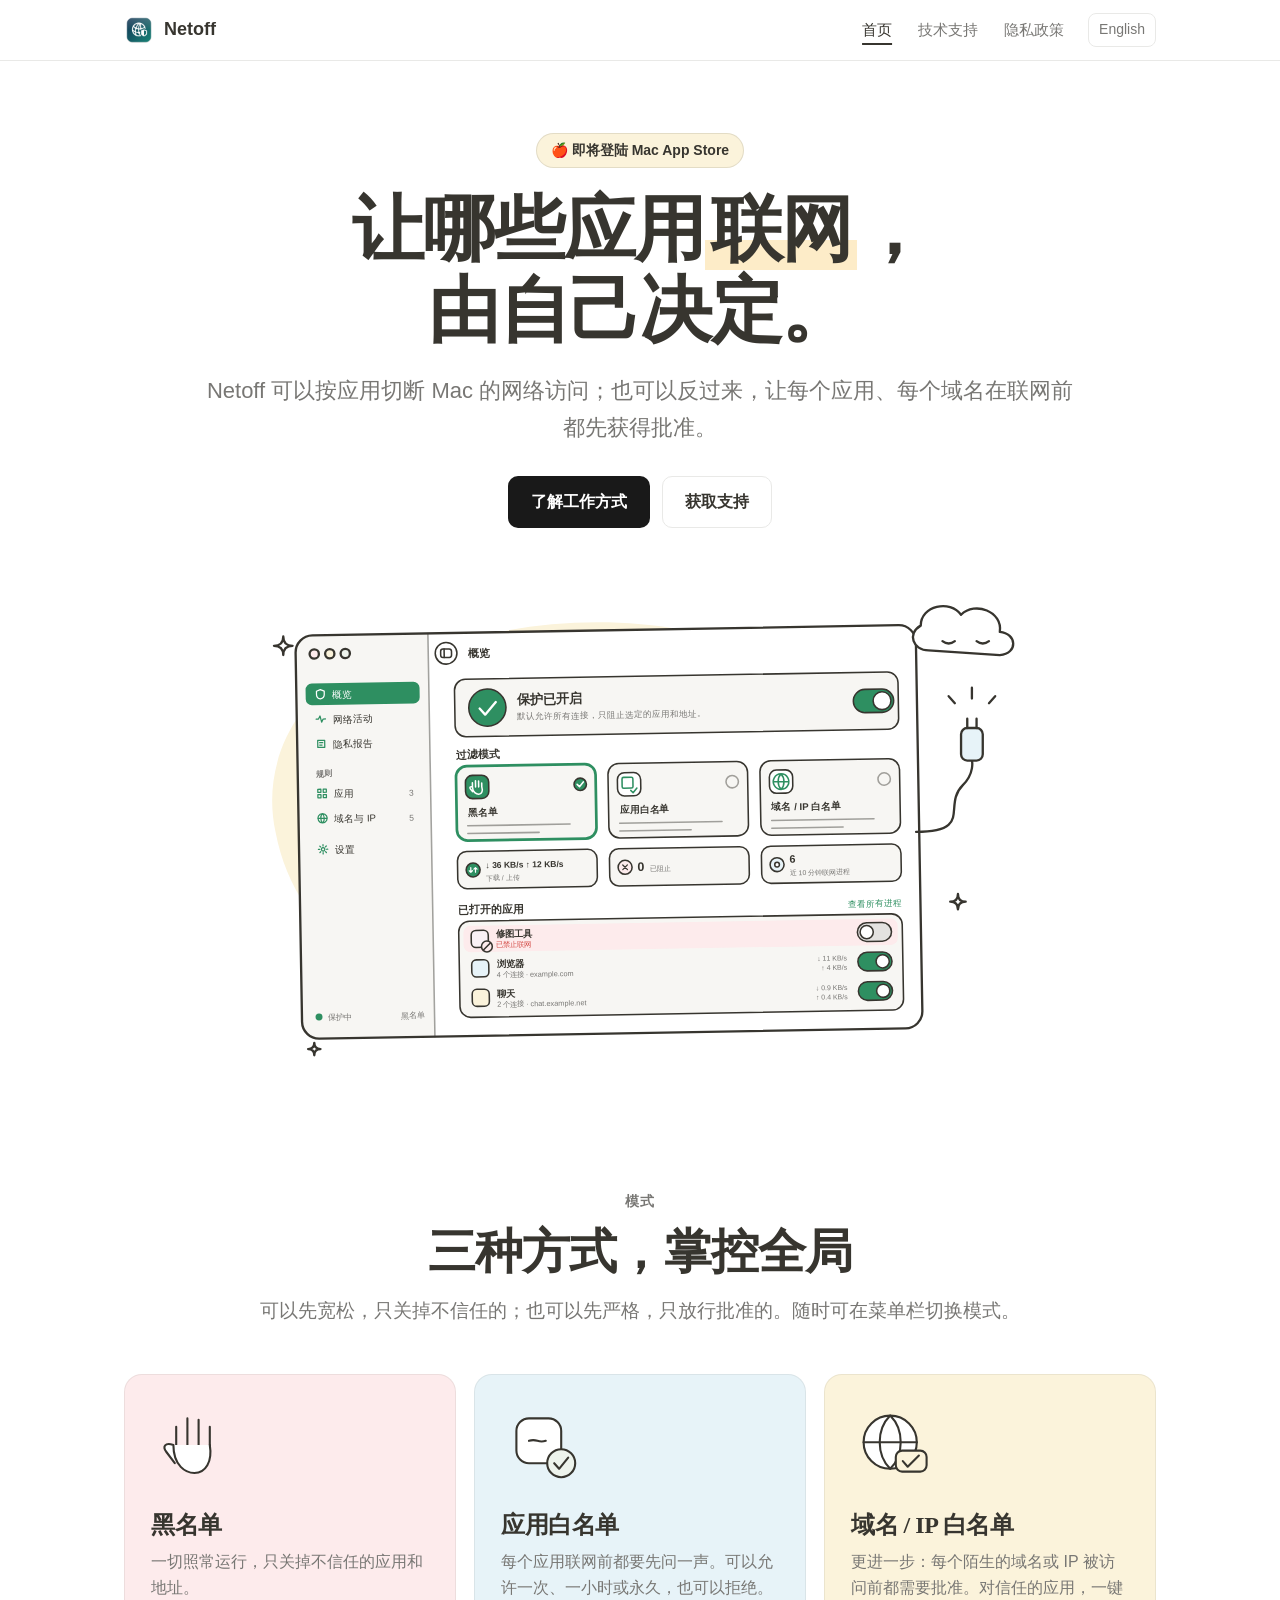
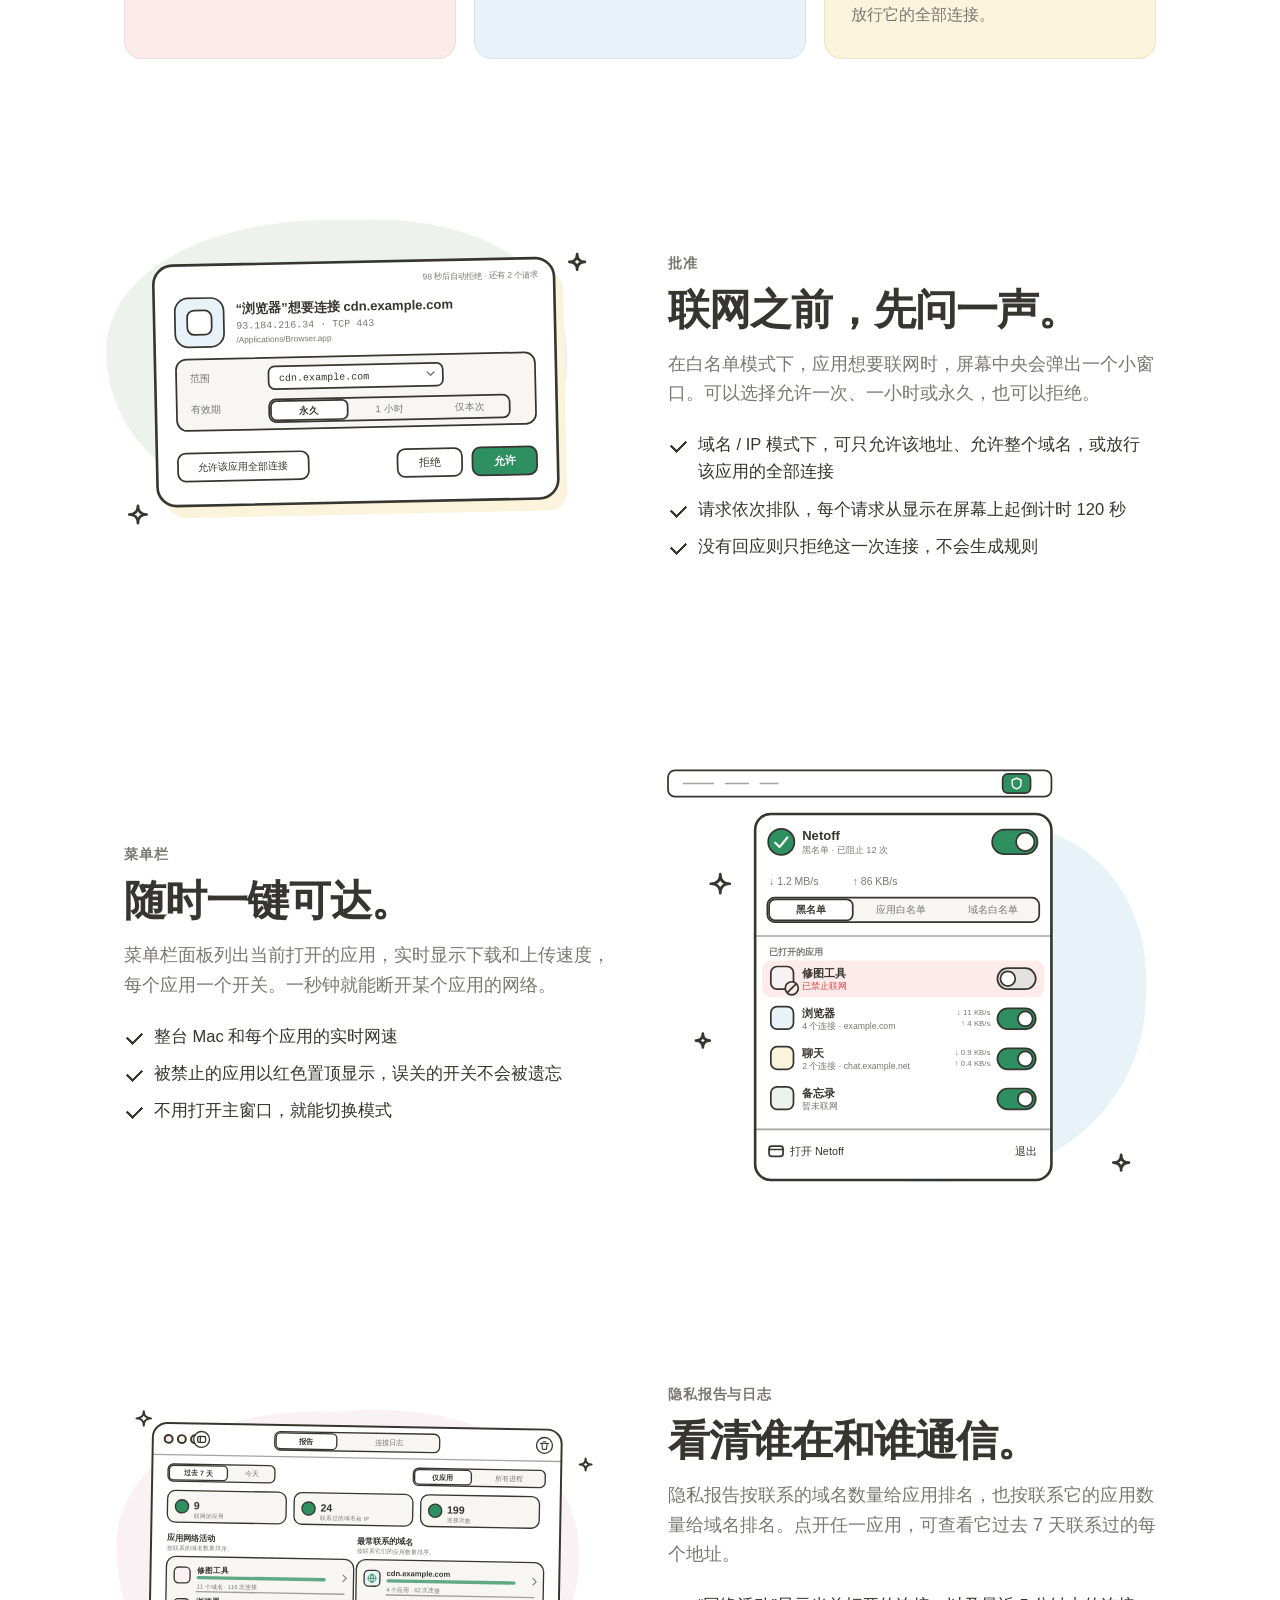
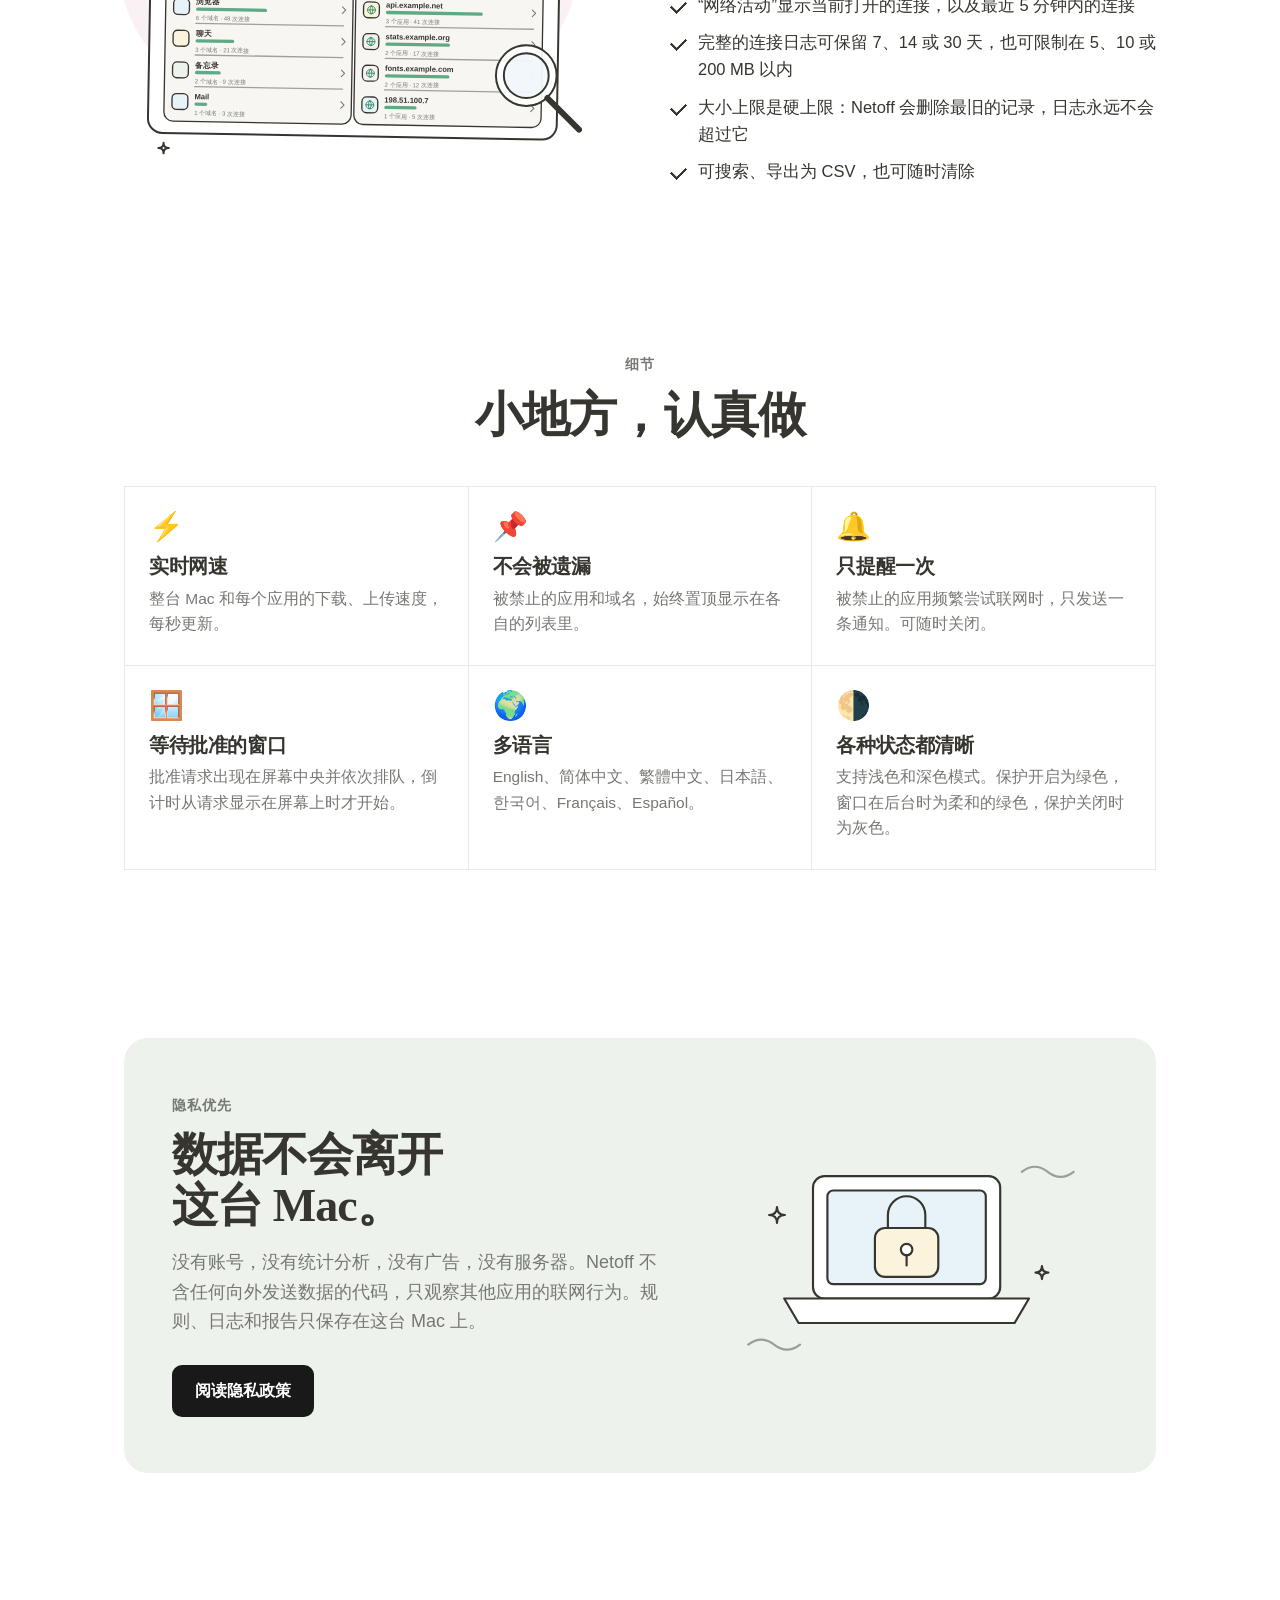
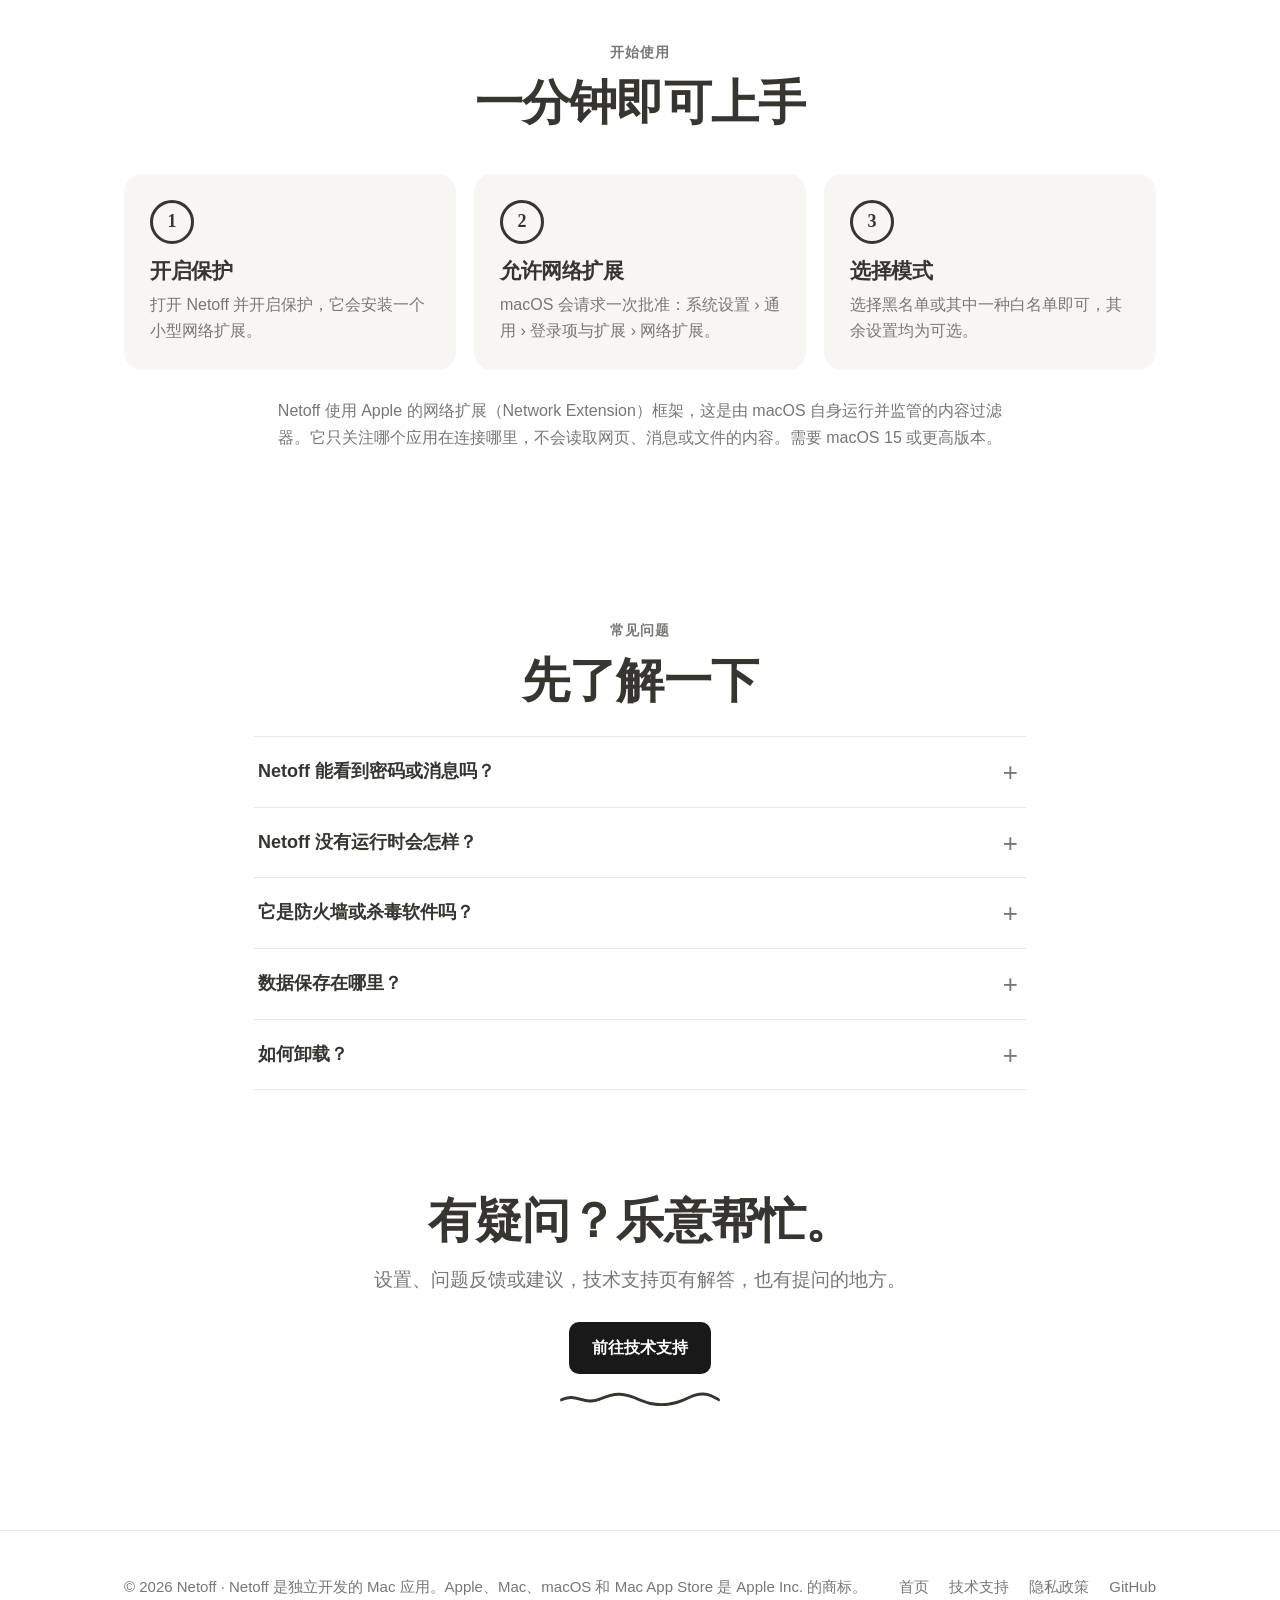
<file: zh/index.html>
<!doctype html>
<html lang="zh-Hans">
<head>
<meta charset="utf-8">
<meta name="viewport" content="width=device-width, initial-scale=1">
<title>Netoff — 让哪些应用联网，由自己决定</title>
<meta name="description" content="Netoff 是一款 Mac 应用：按应用切断网络访问，或要求每个应用、每个域名联网前先获得批准。实时网速、隐私报告和连接日志。数据不会离开这台 Mac。">
<meta name="color-scheme" content="light dark">
<link rel="canonical" href="https://boxhezibox.github.io/netoff/zh/">
<link rel="alternate" hreflang="en" href="https://boxhezibox.github.io/netoff/">
<link rel="alternate" hreflang="zh-Hans" href="https://boxhezibox.github.io/netoff/zh/">
<link rel="alternate" hreflang="x-default" href="https://boxhezibox.github.io/netoff/">
<link rel="icon" type="image/png" sizes="32x32" href="../assets/favicon-32.png">
<link rel="apple-touch-icon" href="../assets/icon-180.png">
<meta property="og:type" content="website">
<meta property="og:title" content="Netoff — 让哪些应用联网，由自己决定">
<meta property="og:description" content="Netoff 是一款 Mac 应用：按应用切断网络访问，或要求每个应用、每个域名联网前先获得批准。实时网速、隐私报告和连接日志。数据不会离开这台 Mac。">
<meta property="og:image" content="https://boxhezibox.github.io/netoff/assets/icon-512.png">
<meta name="twitter:card" content="summary">
<link rel="stylesheet" href="../assets/style.css">
</head>
<body>
<a class="skip" href="#main">跳到正文</a>
<header class="nav"><div class="wrap">
  <a class="brand" href="../zh/" aria-label="Netoff"><img src="../assets/icon-180.png" alt="" width="30" height="30"><span>Netoff</span></a>
  <a class="link hide-sm" href="index.html" aria-current="page">首页</a>
  <a class="link" href="support.html">技术支持</a>
  <a class="link" href="privacy.html">隐私政策</a>
  <a class="lang" href="../index.html" hreflang="en" lang="en">English</a>
</div></header>
<main id="main">

<div class="wrap hero">
  <span class="pill">🍎 即将登陆 Mac App Store</span>
  <h1><span class="nb">让哪些应用<span class="mark">联网</span>，</span><span class="nb">由自己决定。</span></h1>
  <p class="sub">Netoff 可以按应用切断 Mac 的网络访问；也可以反过来，让每个应用、每个域名在联网前都先获得批准。</p>
  <div class="cta"><a class="btn primary" href="#how">了解工作方式</a><a class="btn ghost" href="support.html">获取支持</a></div>
  <div class="art"><svg class="doodle" viewBox="0 0 980 640" role="img" aria-label="Netoff 主窗口：侧边栏、保护开关、三种过滤模式和已打开的应用列表" xmlns="http://www.w3.org/2000/svg"><path class="f-y" d="M20 330 C-10 190 120 60 300 74 C470 36 700 70 780 210 C860 360 740 560 520 556 C320 596 60 540 20 330Z"/><g transform="translate(50 70) rotate(-1 400 260)"><rect class="f-w" x="0" y="0" width="800" height="520" rx="22"/><path class="f-s" d="M22 0 H171 V520 H22 A22 22 0 0 1 0 498 V22 A22 22 0 0 1 22 0Z"/><path class="ink k2 soft" d="M171 0 V520"/><rect class="f-a" x="12" y="62" width="147" height="28" rx="8"/><path class="g gw" transform="translate(24 69) scale(1.0)" d="M7 1 L12 3 V7.5 C12 10.5 9.5 12.5 7 13 C4.5 12.5 2 10.5 2 7.5 V3Z"/><text class="tw" x="46" y="81" font-size="12.5">概览</text><path class="g ga" transform="translate(24 101) scale(1.0)" d="M1 7 H4 L6 3 L8 11 L10 7 H13"/><text class="t" x="46" y="113" font-size="12.5">网络活动</text><path class="g ga" transform="translate(24 133) scale(1.0)" d="M2.5 2.5 H11.5 V11.5 H2.5Z M5 5.5 H9 M5 8.5 H8"/><text class="t" x="46" y="145" font-size="12.5">隐私报告</text><path class="g ga" transform="translate(24 197) scale(1.0)" d="M1.5 1.5 H5.5 V5.5 H1.5Z M8.5 1.5 H12.5 V5.5 H8.5Z M1.5 8.5 H5.5 V12.5 H1.5Z M8.5 8.5 H12.5 V12.5 H8.5Z"/><text class="t" x="46" y="209" font-size="12.5">应用</text><text class="t2" x="149" y="209" font-size="11" text-anchor="end">3</text><path class="g ga" transform="translate(24 229) scale(1.0)" d="M7 1 A6 6 0 1 0 7.01 1Z M1 7 H13 M7 1 C4 4 4 10 7 13 M7 1 C10 4 10 10 7 13"/><text class="t" x="46" y="241" font-size="12.5">域名与 IP</text><text class="t2" x="149" y="241" font-size="11" text-anchor="end">5</text><path class="g ga" transform="translate(24 269) scale(1.0)" d="M7 4.8 A2.2 2.2 0 1 0 7.01 4.8Z M7 1 V2.6 M7 11.4 V13 M1 7 H2.6 M11.4 7 H13 M2.8 2.8 L3.9 3.9 M10.1 10.1 L11.2 11.2 M11.2 2.8 L10.1 3.9 M3.9 10.1 L2.8 11.2"/><text class="t" x="46" y="281" font-size="12.5">设置</text><text class="t2" x="24" y="182" font-size="10.5" font-weight="600">规则</text><circle class="f-a" cx="22" cy="492" r="4.5"/><text class="t2" x="34" y="496" font-size="10.5">保护中</text><text class="t2" x="159" y="496" font-size="10.5" text-anchor="end">黑名单</text><circle class="ink f-r" cx="24" cy="24" r="6"/><circle class="ink f-y" cx="44" cy="24" r="6"/><circle class="ink f-g" cx="64" cy="24" r="6"/><circle class="ink k2 f-w" cx="194" cy="26" r="14"/><rect class="ink k2" x="187" y="20.5" width="14" height="11" rx="3"/><path class="ink k2" d="M191.5 20.5 V31.5"/><text class="t" x="222" y="31" font-size="14" font-weight="700">概览</text><rect class="ink k2 f-s" x="204" y="60" width="572" height="74" rx="14"/><circle class="ink k2 f-a" cx="246" cy="97" r="24"/><path class="g gw" style="stroke-width:3" d="M236 98 L243 106 L257 90"/><text class="t" x="284" y="93" font-size="17" font-weight="700">保护已开启</text><text class="t2" x="284" y="113" font-size="11">默认允许所有连接，只阻止选定的应用和地址。</text><rect class="ink k2 f-a" x="718" y="82" width="52" height="30" rx="15.0"/><circle class="ink k2 f-w" cx="755.0" cy="97.0" r="11.5"/><text class="t" x="204" y="162" font-size="14" font-weight="700">过滤模式</text><rect class="ink k2 f-s sel" x="204" y="172" width="180" height="96" rx="14"/><rect class="ink k2 f-a" x="216" y="184" width="30" height="30" rx="9"/><path class="g gw" style="stroke-width:2" transform="translate(216 184)" d="M9 15 V9.5 M13 15 V7 M17 15 V7.5 M21 15 V10 M9 15 C9 22 14 24.5 17 24.5 C21 24.5 22.5 20 21 15 M9 15 C6 14 5 15.2 6.2 17.2 L9 21"/><circle class="ink k2 f-a" cx="364" cy="198" r="8"/><path class="g gw" style="stroke-width:2" d="M360 198 L363 201 L368 195"/><text class="t" x="218" y="236" font-size="12.5" font-weight="700">黑名单</text><path class="ink k2 soft" d="M218 249 h132 M218 259 h92"/><rect class="ink k2 f-s" x="400" y="172" width="180" height="96" rx="14"/><rect class="ink k2 f-w" x="412" y="184" width="30" height="30" rx="9"/><path class="g ga" style="stroke-width:2" transform="translate(412 184)" d="M6 8 Q6 6 8 6 H18 Q20 6 20 8 V18 Q20 20 18 20 H8 Q6 20 6 18Z M17 23 L20 26 L25 20"/><circle class="ink k2 soft" cx="560" cy="198" r="8"/><text class="t" x="414" y="236" font-size="12.5" font-weight="700">应用白名单</text><path class="ink k2 soft" d="M414 249 h132 M414 259 h92"/><rect class="ink k2 f-s" x="596" y="172" width="180" height="96" rx="14"/><rect class="ink k2 f-w" x="608" y="184" width="30" height="30" rx="9"/><path class="g ga" style="stroke-width:2" transform="translate(608 184)" d="M15 5 A10 10 0 1 0 15.01 5Z M5 15 H25 M15 5 C10 10 10 20 15 25 M15 5 C20 10 20 20 15 25"/><circle class="ink k2 soft" cx="756" cy="198" r="8"/><text class="t" x="610" y="236" font-size="12.5" font-weight="700">域名 / IP 白名单</text><path class="ink k2 soft" d="M610 249 h132 M610 259 h92"/><rect class="ink k2 f-s" x="204" y="282" width="180" height="48" rx="12"/><rect class="ink k2 f-s" x="400" y="282" width="180" height="48" rx="12"/><rect class="ink k2 f-s" x="596" y="282" width="180" height="48" rx="12"/><circle class="ink k2 f-a" cx="224" cy="306" r="9"/><path class="g gw" d="M221 303 V309 M221 309 L219 307 M221 309 L223 307 M227 309 V303 M227 303 L225 305 M227 303 L229 305"/><text class="t" x="240" y="304" font-size="11" font-weight="700">↓ 36 KB/s  ↑ 12 KB/s</text><text class="t2" x="240" y="320" font-size="9">下载 / 上传</text><circle class="ink k2 f-r" cx="420" cy="306" r="9"/><path class="g" stroke="var(--ink)" d="M417 303 L423 309 M423 303 L417 309"/><text class="t" x="436" y="311" font-size="16" font-weight="700">0</text><text class="t2" x="452" y="311" font-size="9">已阻止</text><circle class="ink k2 f-b" cx="616" cy="306" r="9"/><circle class="ink k2 f-w" cx="616" cy="306" r="3"/><text class="t" x="632" y="304" font-size="14" font-weight="700">6</text><text class="t2" x="632" y="320" font-size="9">近 10 分钟联网进程</text><text class="t" x="204" y="362" font-size="14" font-weight="700">已打开的应用</text><text class="ta" x="776" y="362" font-size="11" text-anchor="end">查看所有进程</text><rect class="ink k2 f-s" x="204" y="372" width="572" height="124" rx="14"/><rect class="f-r" x="210" y="378" width="560" height="34" rx="9"/><rect class="ink k2 f-p" x="220" y="384" width="22" height="22" rx="6.16"/><circle class="ink k2 f-r" cx="240" cy="405" r="7"/><path class="ink k2" d="M235.8 409.2 L244.2 400.8"/><text class="t" x="252" y="393" font-size="12" font-weight="700">修图工具</text><text class="tr" x="252" y="406" font-size="9.5">已禁止联网</text><rect class="ink k2 f-gray" x="718" y="383" width="44" height="24" rx="12.0"/><circle class="ink k2 f-w" cx="730.0" cy="395.0" r="8.5"/><rect class="ink k2 f-b" x="220" y="422" width="22" height="22" rx="6.16"/><text class="t" x="252" y="432" font-size="12" font-weight="700">浏览器</text><text class="t2" x="252" y="445" font-size="9.5">4 个连接 · example.com</text><text class="t2" x="704" y="431" font-size="9" text-anchor="end">↓ 11 KB/s</text><text class="t2" x="704" y="443" font-size="9" text-anchor="end">↑ 4 KB/s</text><rect class="ink k2 f-a" x="718" y="421" width="44" height="24" rx="12.0"/><circle class="ink k2 f-w" cx="750.0" cy="433.0" r="8.5"/><rect class="ink k2 f-y" x="220" y="460" width="22" height="22" rx="6.16"/><text class="t" x="252" y="470" font-size="12" font-weight="700">聊天</text><text class="t2" x="252" y="483" font-size="9.5">2 个连接 · chat.example.net</text><text class="t2" x="704" y="469" font-size="9" text-anchor="end">↓ 0.9 KB/s</text><text class="t2" x="704" y="481" font-size="9" text-anchor="end">↑ 0.4 KB/s</text><rect class="ink k2 f-a" x="718" y="459" width="44" height="24" rx="12.0"/><circle class="ink k2 f-w" cx="750.0" cy="471.0" r="8.5"/><rect class="ink" x="0" y="0" width="800" height="520" rx="22"/></g><path class="ink f-w" d="M862 96 C842 96 834 74 852 64 C852 38 890 30 904 50 C922 32 958 46 954 72 C976 74 978 100 954 102 Z"/><path class="ink" d="M880 84 q8 6 16 0 M924 84 q8 6 16 0"/><path class="ink" d="M846 330 C920 330 880 296 906 270 C922 254 918 238 918 238"/><rect class="ink f-b" x="904" y="196" width="28" height="42" rx="8"/><path class="ink" d="M912 196 V184 M924 196 V184"/><path class="ink" d="M896 164 l-8 -9 M918 158 V144 M940 164 l8 -9"/><path class="ink" d="M30 78 Q30 90 42 90 Q30 90 30 102 Q30 90 18 90 Q30 90 30 78Z"/><path class="ink" d="M900 410 Q900 420 910 420 Q900 420 900 430 Q900 420 890 420 Q900 420 900 410Z"/><path class="ink" d="M70 602 Q70 610 78 610 Q70 610 70 618 Q70 610 62 610 Q70 610 70 602Z"/></svg></div>
</div>

<section id="modes"><div class="wrap">
  <div class="center"><div class="eyebrow">模式</div><h2 class="title">三种方式，掌控全局</h2>
  <p class="lead">可以先宽松，只关掉不信任的；也可以先严格，只放行批准的。随时可在菜单栏切换模式。</p></div>
  <div class="cards">
    <div class="card bg-r"><div class="ic"><svg class="doodle" viewBox="0 0 120 120" aria-hidden="true" xmlns="http://www.w3.org/2000/svg"><path class="ink" d="M36 62 V34 M52 62 V22 M68 62 V24 M84 62 V34"/><path class="ink f-w" d="M32 60 C32 90 50 100 62 100 C78 100 88 84 84 60 L84 60 M32 60 C20 56 16 62 22 70 L34 86"/></svg></div><h3>黑名单</h3><p>一切照常运行，只关掉不信任的应用和地址。</p></div>
    <div class="card bg-b"><div class="ic"><svg class="doodle" viewBox="0 0 120 120" aria-hidden="true" xmlns="http://www.w3.org/2000/svg"><rect class="ink f-w" x="22" y="22" width="64" height="64" rx="18"/><path class="ink" d="M40 54 q6 -2 12 0 t12 0"/><circle class="ink f-g" cx="86" cy="86" r="20"/><path class="ink" d="M76 86 l7 8 l13 -16"/></svg></div><h3>应用白名单</h3><p>每个应用联网前都要先问一声。可以允许一次、一小时或永久，也可以拒绝。</p></div>
    <div class="card bg-y"><div class="ic"><svg class="doodle" viewBox="0 0 120 120" aria-hidden="true" xmlns="http://www.w3.org/2000/svg"><circle class="ink f-w" cx="56" cy="56" r="38"/><path class="ink" d="M18 56 H94 M56 18 C36 38 36 74 56 94 M56 18 C76 38 76 74 56 94"/><rect class="ink f-y" x="64" y="68" width="44" height="30" rx="9"/><path class="ink" d="M74 83 l7 8 l16 -16"/></svg></div><h3>域名 / IP 白名单</h3><p>更进一步：每个陌生的域名或 IP 被访问前都需要批准。对信任的应用，一键放行它的全部连接。</p></div>
  </div>
</div></section>

<section><div class="wrap split rev">
  <div class="text">
    <div class="eyebrow">批准</div>
    <h2>联网之前，先问一声。</h2>
    <p>在白名单模式下，应用想要联网时，屏幕中央会弹出一个小窗口。可以选择允许一次、一小时或永久，也可以拒绝。</p>
    <ul class="ticks">
      <li>域名 / IP 模式下，可只允许该地址、允许整个域名，或放行该应用的全部连接</li>
      <li>请求依次排队，每个请求从显示在屏幕上起倒计时 120 秒</li>
      <li>没有回应则只拒绝这一次连接，不会生成规则</li>
    </ul>
  </div>
  <div><svg class="doodle" viewBox="0 0 560 400" role="img" aria-label="批准窗口：询问某个应用是否可以连接某个域名" xmlns="http://www.w3.org/2000/svg"><path class="f-g" d="M-20 150 C-30 40 110 -20 260 -14 C420 -22 520 50 508 160 C500 270 380 330 250 322 C100 330 -10 260 -20 150Z" transform="translate(0 6)"/><g transform="translate(36 40) rotate(-1.2 230 138)"><rect class="f-y" x="10" y="14" width="460" height="276" rx="22"/><rect class="ink f-w" x="0" y="0" width="460" height="276" rx="22"/><text class="t2" x="442" y="22" font-size="9.5" text-anchor="end">98 秒后自动拒绝 · 还有 2 个请求</text><rect class="ink k2 f-b" x="24" y="38" width="56" height="56" rx="15"/><rect class="ink k2 f-w" x="38" y="52" width="28" height="28" rx="8"/><text class="t" x="94" y="56" font-size="15" font-weight="700">“浏览器”想要连接 cdn.example.com</text><text class="t2 mono" x="94" y="74" font-size="11.5">93.184.216.34 · TCP 443</text><text class="t2" x="94" y="90" font-size="9.5">/Applications/Browser.app</text><rect class="ink k2 f-s" x="24" y="108" width="412" height="82" rx="12"/><text class="t2" x="40" y="134" font-size="11.5">范围</text><rect class="ink k2 f-w" x="130" y="118" width="200" height="26" rx="7"/><text class="t mono" x="142" y="135" font-size="11.5">cdn.example.com</text><path class="g" stroke="var(--ink-2)" d="M312 128 l4 4 l4 -4"/><text class="t2" x="40" y="170" font-size="11.5">有效期</text><rect class="ink k2 f-s" x="130" y="156" width="276" height="26" rx="7.8"/><rect class="ink k2 f-w" x="132" y="158" width="88" height="22" rx="6.5"/><text class="t" x="176.0" y="172.96" font-size="11" font-weight="600" text-anchor="middle">永久</text><text class="t2" x="268.0" y="172.96" font-size="11" text-anchor="middle">1 小时</text><text class="t2" x="360.0" y="172.96" font-size="11" text-anchor="middle">仅本次</text><rect class="ink k2 f-w" x="24" y="216" width="150" height="32" rx="9"/><text class="t" x="99.0" y="236" font-size="11.5" text-anchor="middle">允许该应用全部连接</text><rect class="ink k2 f-w" x="276" y="216" width="74" height="32" rx="9"/><text class="t" x="313" y="236" font-size="12.5" text-anchor="middle">拒绝</text><rect class="ink k2 f-a" x="362" y="216" width="74" height="32" rx="9"/><text class="tw" x="399" y="236" font-size="12.5" font-weight="600" text-anchor="middle">允许</text></g><path class="ink" d="M16 320 Q16 330 26 330 Q16 330 16 340 Q16 330 6 330 Q16 330 16 320Z"/><path class="ink" d="M520 31 Q520 40 529 40 Q520 40 520 49 Q520 40 511 40 Q520 40 520 31Z"/></svg></div>
</div></section>

<section><div class="wrap split">
  <div class="text">
    <div class="eyebrow">菜单栏</div>
    <h2>随时一键可达。</h2>
    <p>菜单栏面板列出当前打开的应用，实时显示下载和上传速度，每个应用一个开关。一秒钟就能断开某个应用的网络。</p>
    <ul class="ticks">
      <li>整台 Mac 和每个应用的实时网速</li>
      <li>被禁止的应用以红色置顶显示，误关的开关不会被遗忘</li>
      <li>不用打开主窗口，就能切换模式</li>
    </ul>
  </div>
  <div><svg class="doodle" viewBox="0 0 560 520" role="img" aria-label="Netoff 菜单栏面板：模式切换、带开关的已打开应用，被禁止的应用以红色置顶" xmlns="http://www.w3.org/2000/svg"><path class="f-b" d="M110 280 C90 160 190 70 330 78 C470 66 560 150 548 290 C540 420 420 500 300 492 C180 500 124 400 110 280Z"/><rect class="ink k2 f-w" x="0" y="20" width="440" height="30" rx="8"/><path class="ink k2 soft" d="M18 35 h34 M66 35 h26 M106 35 h20"/><rect class="ink k2 f-a" x="384" y="24" width="32" height="22" rx="6"/><path class="g gw" style="stroke-width:1.6" d="M400 29 L405 31 V35.5 C405 38.5 402.5 40.5 400 41 C397.5 40.5 395 38.5 395 35.5 V31Z"/><g transform="translate(100 70)"><rect class="ink f-w" x="0" y="0" width="340" height="420" rx="18"/><circle class="ink k2 f-a" cx="30" cy="32" r="15"/><path class="g gw" style="stroke-width:2.4" d="M23 33 L28 38 L37 27"/><text class="t" x="54" y="30" font-size="15" font-weight="700">Netoff</text><text class="t2" x="54" y="45" font-size="10.5">黑名单 · 已阻止 12 次</text><rect class="ink k2 f-a" x="272" y="18" width="52" height="28" rx="14.0"/><circle class="ink k2 f-w" cx="310.0" cy="32.0" r="10.5"/><text class="t2" x="16" y="82" font-size="12">↓ 1.2 MB/s</text><text class="t2" x="112" y="82" font-size="12">↑ 86 KB/s</text><rect class="ink k2 f-s" x="14" y="96" width="312" height="28" rx="8.4"/><rect class="ink k2 f-w" x="16" y="98" width="96" height="24" rx="7.0"/><text class="t" x="64.0" y="113.96" font-size="11" font-weight="600" text-anchor="middle">黑名单</text><text class="t2" x="167.0" y="113.96" font-size="11" text-anchor="middle">应用白名单</text><text class="t2" x="273.0" y="113.96" font-size="11" text-anchor="middle">域名白名单</text><path class="ink k2 soft" d="M0 140 H340"/><text class="t2" x="16" y="162" font-size="10.5" font-weight="600">已打开的应用</text><rect class="f-r" x="8" y="168" width="324" height="42" rx="10"/><rect class="ink k2 f-p" x="18" y="175" width="26" height="26" rx="7.280000000000001"/><circle class="ink k2 f-r" cx="42" cy="200" r="7.5"/><path class="ink k2" d="M37.5 204.5 L46.5 195.5"/><text class="t" x="54" y="187" font-size="13" font-weight="700">修图工具</text><text class="tr" x="54" y="201" font-size="10">已禁止联网</text><rect class="ink k2 f-gray" x="278" y="177" width="44" height="24" rx="12.0"/><circle class="ink k2 f-w" cx="290.0" cy="189.0" r="8.5"/><rect class="ink k2 f-b" x="18" y="221" width="26" height="26" rx="7.280000000000001"/><text class="t" x="54" y="233" font-size="13" font-weight="700">浏览器</text><text class="t2" x="54" y="247" font-size="10">4 个连接 · example.com</text><text class="t2" x="270" y="231" font-size="9" text-anchor="end">↓ 11 KB/s</text><text class="t2" x="270" y="243" font-size="9" text-anchor="end">↑ 4 KB/s</text><rect class="ink k2 f-a" x="278" y="223" width="44" height="24" rx="12.0"/><circle class="ink k2 f-w" cx="310.0" cy="235.0" r="8.5"/><rect class="ink k2 f-y" x="18" y="267" width="26" height="26" rx="7.280000000000001"/><text class="t" x="54" y="279" font-size="13" font-weight="700">聊天</text><text class="t2" x="54" y="293" font-size="10">2 个连接 · chat.example.net</text><text class="t2" x="270" y="277" font-size="9" text-anchor="end">↓ 0.9 KB/s</text><text class="t2" x="270" y="289" font-size="9" text-anchor="end">↑ 0.4 KB/s</text><rect class="ink k2 f-a" x="278" y="269" width="44" height="24" rx="12.0"/><circle class="ink k2 f-w" cx="310.0" cy="281.0" r="8.5"/><rect class="ink k2 f-g" x="18" y="313" width="26" height="26" rx="7.280000000000001"/><text class="t" x="54" y="325" font-size="13" font-weight="700">备忘录</text><text class="t2" x="54" y="339" font-size="10">暂未联网</text><rect class="ink k2 f-a" x="278" y="315" width="44" height="24" rx="12.0"/><circle class="ink k2 f-w" cx="310.0" cy="327.0" r="8.5"/><path class="ink k2 soft" d="M0 362 H340"/><rect class="ink k2" x="16" y="381" width="16" height="12" rx="3"/><path class="ink k2" d="M16 385 H32"/><text class="t" x="40" y="391" font-size="12.5">打开 Netoff</text><text class="t" x="324" y="391" font-size="12.5" text-anchor="end">退出</text></g><path class="ink" d="M60 139 Q60 150 71 150 Q60 150 60 161 Q60 150 49 150 Q60 150 60 139Z"/><path class="ink" d="M40 322 Q40 330 48 330 Q40 330 40 338 Q40 330 32 330 Q40 330 40 322Z"/><path class="ink" d="M520 461 Q520 470 529 470 Q520 470 520 479 Q520 470 511 470 Q520 470 520 461Z"/></svg></div>
</div></section>

<section><div class="wrap split rev">
  <div class="text">
    <div class="eyebrow">隐私报告与日志</div>
    <h2>看清谁在和谁通信。</h2>
    <p>隐私报告按联系的域名数量给应用排名，也按联系它的应用数量给域名排名。点开任一应用，可查看它过去 7 天联系过的每个地址。</p>
    <ul class="ticks">
      <li>“网络活动”显示当前打开的连接，以及最近 5 分钟内的连接</li>
      <li>完整的连接日志可保留 7、14 或 30 天，也可限制在 5、10 或 200&nbsp;MB 以内</li>
      <li>大小上限是硬上限：Netoff 会删除最旧的记录，日志永远不会超过它</li>
      <li>可搜索、导出为 CSV，也可随时清除</li>
    </ul>
  </div>
  <div><svg class="doodle" viewBox="0 0 740 570" role="img" aria-label="隐私报告：按联系的域名数量排序的应用，以及最常联系的域名" xmlns="http://www.w3.org/2000/svg"><path class="f-p" d="M-10 260 C-30 120 120 20 320 30 C520 10 700 90 690 260 C684 410 540 500 330 492 C130 506 0 410 -10 260Z"/><g transform="translate(40 52) rotate(1 310 235)"><rect class="f-w" x="0" y="0" width="620" height="470" rx="22"/><circle class="ink f-r" cx="24" cy="24" r="6"/><circle class="ink f-y" cx="44" cy="24" r="6"/><circle class="ink f-g" cx="64" cy="24" r="6"/><circle class="ink k2 f-w" cx="74" cy="24" r="12"/><rect class="ink k2" x="68" y="19.5" width="12" height="9" rx="2.5"/><path class="ink k2" d="M72 19.5 V28.5"/><rect class="ink k2 f-s" x="185.0" y="10" width="250" height="28" rx="8.4"/><rect class="ink k2 f-w" x="187.0" y="12" width="92" height="24" rx="7.0"/><text class="t" x="233.0" y="27.96" font-size="11" font-weight="600" text-anchor="middle">报告</text><text class="t2" x="358.0" y="27.96" font-size="11" text-anchor="middle">连接日志</text><circle class="ink k2 f-w" cx="594" cy="24" r="12"/><path class="g" stroke="var(--ink)" d="M588 21 H600 M590 21 L591 30 H597 L598 21 M592 18.5 H596"/><path class="ink k2 soft" d="M0 48 H620"/><rect class="ink k2 f-s" x="24" y="62" width="162" height="26" rx="7.8"/><rect class="ink k2 f-w" x="26" y="64" width="88" height="22" rx="6.5"/><text class="t" x="70.0" y="78.78" font-size="10.5" font-weight="600" text-anchor="middle">过去 7 天</text><text class="t2" x="151.0" y="78.78" font-size="10.5" text-anchor="middle">今天</text><rect class="ink k2 f-s" x="396" y="62" width="200" height="26" rx="7.8"/><rect class="ink k2 f-w" x="398" y="64" width="86" height="22" rx="6.5"/><text class="t" x="441.0" y="78.78" font-size="10.5" font-weight="600" text-anchor="middle">仅应用</text><text class="t2" x="541.0" y="78.78" font-size="10.5" text-anchor="middle">所有进程</text><rect class="ink k2 f-s" x="24" y="102" width="180" height="48" rx="12"/><circle class="ink k2 f-a" cx="46" cy="126" r="10"/><text class="t" x="64" y="130" font-size="16" font-weight="700">9</text><text class="t2" x="64" y="143" font-size="8.5">联网的应用</text><rect class="ink k2 f-s" x="216" y="102" width="180" height="48" rx="12"/><circle class="ink k2 f-a" cx="238" cy="126" r="10"/><text class="t" x="256" y="130" font-size="16" font-weight="700">24</text><text class="t2" x="256" y="143" font-size="8.5">联系过的域名和 IP</text><rect class="ink k2 f-s" x="408" y="102" width="180" height="48" rx="12"/><circle class="ink k2 f-a" cx="430" cy="126" r="10"/><text class="t" x="448" y="130" font-size="16" font-weight="700">199</text><text class="t2" x="448" y="143" font-size="8.5">连接次数</text><text class="t" x="24" y="178" font-size="12.5" font-weight="700">应用网络活动</text><text class="t2" x="24" y="192" font-size="8.8">按联系的域名数量排序。</text><rect class="ink k2 f-s" x="24" y="202" width="284" height="250" rx="14"/><rect class="ink k2 f-p" x="36" y="218" width="24" height="24" rx="6.720000000000001"/><text class="t" x="70" y="226" font-size="11.5" font-weight="600">修图工具</text><rect class="f-a" opacity=".75" x="70" y="231" width="196.0" height="5" rx="2.5"/><text class="t2" x="70" y="250" font-size="9">11 个域名 · 116 次连接</text><path class="g" stroke="var(--ink-2)" d="M292 226 l5 5 l-5 5"/><path class="ink k2 soft" d="M70 255 H294"/><rect class="ink k2 f-b" x="36" y="266" width="24" height="24" rx="6.720000000000001"/><text class="t" x="70" y="274" font-size="11.5" font-weight="600">浏览器</text><rect class="f-a" opacity=".75" x="70" y="279" width="107.80000000000001" height="5" rx="2.5"/><text class="t2" x="70" y="298" font-size="9">6 个域名 · 48 次连接</text><path class="g" stroke="var(--ink-2)" d="M292 274 l5 5 l-5 5"/><path class="ink k2 soft" d="M70 303 H294"/><rect class="ink k2 f-y" x="36" y="314" width="24" height="24" rx="6.720000000000001"/><text class="t" x="70" y="322" font-size="11.5" font-weight="600">聊天</text><rect class="f-a" opacity=".75" x="70" y="327" width="58.8" height="5" rx="2.5"/><text class="t2" x="70" y="346" font-size="9">3 个域名 · 21 次连接</text><path class="g" stroke="var(--ink-2)" d="M292 322 l5 5 l-5 5"/><path class="ink k2 soft" d="M70 351 H294"/><rect class="ink k2 f-g" x="36" y="362" width="24" height="24" rx="6.720000000000001"/><text class="t" x="70" y="370" font-size="11.5" font-weight="600">备忘录</text><rect class="f-a" opacity=".75" x="70" y="375" width="39.2" height="5" rx="2.5"/><text class="t2" x="70" y="394" font-size="9">2 个域名 · 9 次连接</text><path class="g" stroke="var(--ink-2)" d="M292 370 l5 5 l-5 5"/><path class="ink k2 soft" d="M70 399 H294"/><rect class="ink k2 f-b" x="36" y="410" width="24" height="24" rx="6.720000000000001"/><text class="t" x="70" y="418" font-size="11.5" font-weight="600">Mail</text><rect class="f-a" opacity=".75" x="70" y="423" width="19.6" height="5" rx="2.5"/><text class="t2" x="70" y="442" font-size="9">1 个域名 · 3 次连接</text><path class="g" stroke="var(--ink-2)" d="M292 418 l5 5 l-5 5"/><text class="t" x="312" y="178" font-size="12.5" font-weight="700">最常联系的域名</text><text class="t2" x="312" y="192" font-size="8.8">按联系它们的应用数量排序。</text><rect class="ink k2 f-s" x="312" y="202" width="284" height="250" rx="14"/><rect class="ink k2 f-b" x="324" y="218" width="24" height="24" rx="7"/><path class="g ga" style="stroke-width:1.4" transform="translate(329 223)" d="M7 1 A6 6 0 1 0 7.01 1Z M1 7 H13 M7 1 C4 4 4 10 7 13 M7 1 C10 4 10 10 7 13"/><text class="t" x="358" y="226" font-size="11.5" font-weight="600">cdn.example.com</text><rect class="f-a" opacity=".75" x="358" y="231" width="196.0" height="5" rx="2.5"/><text class="t2" x="358" y="250" font-size="9">4 个应用 · 62 次连接</text><path class="g" stroke="var(--ink-2)" d="M580 226 l5 5 l-5 5"/><path class="ink k2 soft" d="M358 255 H582"/><rect class="ink k2 f-y" x="324" y="266" width="24" height="24" rx="7"/><path class="g ga" style="stroke-width:1.4" transform="translate(329 271)" d="M7 1 A6 6 0 1 0 7.01 1Z M1 7 H13 M7 1 C4 4 4 10 7 13 M7 1 C10 4 10 10 7 13"/><text class="t" x="358" y="274" font-size="11.5" font-weight="600">api.example.net</text><rect class="f-a" opacity=".75" x="358" y="279" width="147.0" height="5" rx="2.5"/><text class="t2" x="358" y="298" font-size="9">3 个应用 · 41 次连接</text><path class="g" stroke="var(--ink-2)" d="M580 274 l5 5 l-5 5"/><path class="ink k2 soft" d="M358 303 H582"/><rect class="ink k2 f-g" x="324" y="314" width="24" height="24" rx="7"/><path class="g ga" style="stroke-width:1.4" transform="translate(329 319)" d="M7 1 A6 6 0 1 0 7.01 1Z M1 7 H13 M7 1 C4 4 4 10 7 13 M7 1 C10 4 10 10 7 13"/><text class="t" x="358" y="322" font-size="11.5" font-weight="600">stats.example.org</text><rect class="f-a" opacity=".75" x="358" y="327" width="98.0" height="5" rx="2.5"/><text class="t2" x="358" y="346" font-size="9">2 个应用 · 17 次连接</text><path class="g" stroke="var(--ink-2)" d="M580 322 l5 5 l-5 5"/><path class="ink k2 soft" d="M358 351 H582"/><rect class="ink k2 f-p" x="324" y="362" width="24" height="24" rx="7"/><path class="g ga" style="stroke-width:1.4" transform="translate(329 367)" d="M7 1 A6 6 0 1 0 7.01 1Z M1 7 H13 M7 1 C4 4 4 10 7 13 M7 1 C10 4 10 10 7 13"/><text class="t" x="358" y="370" font-size="11.5" font-weight="600">fonts.example.com</text><rect class="f-a" opacity=".75" x="358" y="375" width="98.0" height="5" rx="2.5"/><text class="t2" x="358" y="394" font-size="9">2 个应用 · 12 次连接</text><path class="g" stroke="var(--ink-2)" d="M580 370 l5 5 l-5 5"/><path class="ink k2 soft" d="M358 399 H582"/><rect class="ink k2 f-b" x="324" y="410" width="24" height="24" rx="7"/><path class="g ga" style="stroke-width:1.4" transform="translate(329 415)" d="M7 1 A6 6 0 1 0 7.01 1Z M1 7 H13 M7 1 C4 4 4 10 7 13 M7 1 C10 4 10 10 7 13"/><text class="t" x="358" y="418" font-size="11.5" font-weight="600">198.51.100.7</text><rect class="f-a" opacity=".75" x="358" y="423" width="49.0" height="5" rx="2.5"/><text class="t2" x="358" y="442" font-size="9">1 个应用 · 5 次连接</text><path class="g" stroke="var(--ink-2)" d="M580 418 l5 5 l-5 5"/><rect class="ink" x="0" y="0" width="620" height="470" rx="22"/></g><circle class="ink f-w" cx="610" cy="430" r="46" fill-opacity=".9"/><circle class="ink f-b" cx="610" cy="430" r="34" fill-opacity=".55"/><path class="ink" style="stroke-width:9" d="M642 464 L690 512"/><path class="ink" d="M30 29 Q30 40 41 40 Q30 40 30 51 Q30 40 19 40 Q30 40 30 29Z"/><path class="ink" d="M700 101 Q700 110 709 110 Q700 110 700 119 Q700 110 691 110 Q700 110 700 101Z"/><path class="ink" d="M60 532 Q60 540 68 540 Q60 540 60 548 Q60 540 52 540 Q60 540 60 532Z"/></svg></div>
</div></section>

<section><div class="wrap">
  <div class="center"><div class="eyebrow">细节</div><h2 class="title">小地方，认真做</h2></div>
  <div class="grid6">
    <div><div class="emo">⚡</div><h3>实时网速</h3><p>整台 Mac 和每个应用的下载、上传速度，每秒更新。</p></div>
    <div><div class="emo">📌</div><h3>不会被遗漏</h3><p>被禁止的应用和域名，始终置顶显示在各自的列表里。</p></div>
    <div><div class="emo">🔔</div><h3>只提醒一次</h3><p>被禁止的应用频繁尝试联网时，只发送一条通知。可随时关闭。</p></div>
    <div><div class="emo">🪟</div><h3>等待批准的窗口</h3><p>批准请求出现在屏幕中央并依次排队，倒计时从请求显示在屏幕上时才开始。</p></div>
    <div><div class="emo">🌍</div><h3>多语言</h3><p>English、简体中文、繁體中文、日本語、한국어、Français、Español。</p></div>
    <div><div class="emo">🌗</div><h3>各种状态都清晰</h3><p>支持浅色和深色模式。保护开启为绿色，窗口在后台时为柔和的绿色，保护关闭时为灰色。</p></div>
  </div>
</div></section>

<section><div class="wrap"><div class="band bg-g">
  <div>
    <div class="eyebrow">隐私优先</div>
    <h2>数据不会离开这台 Mac。</h2>
    <p>没有账号，没有统计分析，没有广告，没有服务器。Netoff 不含任何向外发送数据的代码，只观察其他应用的联网行为。规则、日志和报告只保存在这台 Mac 上。</p>
    <a class="btn primary" href="privacy.html">阅读隐私政策</a>
  </div>
  <div><svg class="doodle" viewBox="0 0 560 400" role="img" aria-label="带挂锁的笔记本电脑：数据只保存在这台 Mac 上" xmlns="http://www.w3.org/2000/svg">
  <path class="f-g" d="M40 210 C34 110 140 44 280 48 C430 40 534 120 520 236 C512 330 392 376 270 368 C140 376 50 320 40 210Z"/>
  <rect class="ink f-w" x="150" y="96" width="260" height="170" rx="16"/>
  <rect class="ink f-b" x="170" y="116" width="220" height="130" rx="8"/>
  <path class="ink f-w" d="M110 266 H450 L430 300 H130 Z"/>
  <rect class="ink f-y" x="236" y="168" width="88" height="68" rx="14"/>
  <path class="ink" d="M254 168 v-18 a26 26 0 0 1 52 0 v18"/>
  <circle class="ink f-w" cx="280" cy="198" r="8"/><path class="ink" d="M280 206 v14"/>
  <path class="ink soft" d="M60 330 q18 -14 36 0 t36 0 M440 90 q18 -14 36 0 t36 0"/>
<path class="ink" d="M100 139 Q100 150 111 150 Q100 150 100 161 Q100 150 89 150 Q100 150 100 139Z"/><path class="ink" d="M468 221 Q468 230 477 230 Q468 230 468 239 Q468 230 459 230 Q468 230 468 221Z"/></svg></div>
</div></div></section>

<section id="how"><div class="wrap">
  <div class="center"><div class="eyebrow">开始使用</div><h2 class="title">一分钟即可上手</h2></div>
  <div class="steps">
    <div class="step"><h3>开启保护</h3><p>打开 Netoff 并开启保护，它会安装一个小型网络扩展。</p></div>
    <div class="step"><h3>允许网络扩展</h3><p>macOS 会请求一次批准：系统设置 › 通用 › 登录项与扩展 › 网络扩展。</p></div>
    <div class="step"><h3>选择模式</h3><p>选择黑名单或其中一种白名单即可，其余设置均为可选。</p></div>
  </div>
  <p class="note">Netoff 使用 Apple 的网络扩展（Network Extension）框架，这是由 macOS 自身运行并监管的内容过滤器。它只关注哪个应用在连接哪里，不会读取网页、消息或文件的内容。需要 macOS 15 或更高版本。</p>
</div></section>

<section><div class="wrap" style="max-width:820px">
  <div class="center" style="margin-bottom:28px"><div class="eyebrow">常见问题</div><h2 class="title">先了解一下</h2></div>
  <details><summary>Netoff 能看到密码或消息吗？</summary><div class="a"><p>不能。Netoff 只能看到哪个应用向哪个域名或 IP 地址、哪个端口发起了连接，不会读取流量内容。唯一会查看内容的是未加密的 DNS 应答，仅在内存中处理，用来在 IP 地址旁标注域名。</p></div></details>
  <details><summary>Netoff 没有运行时会怎样？</summary><div class="a"><p>过滤器运行在系统扩展中，所以即使关闭 Netoff 窗口，规则依然生效。需要批准的连接会按设置中的选择被允许或阻止，直到 Netoff 重新打开。</p></div></details>
  <details><summary>它是防火墙或杀毒软件吗？</summary><div class="a"><p>不是。Netoff 按应用控制出站连接，不是入站防火墙，也不扫描恶意软件。</p></div></details>
  <details><summary>数据保存在哪里？</summary><div class="a"><p>只保存在这台 Mac 上。规则、隐私报告和连接日志不会离开它。详情及如何删除全部数据，请见<a href="privacy.html">隐私政策</a>。</p></div></details>
  <details><summary>如何卸载？</summary><div class="a"><p>在 Netoff 的设置中选择“卸载扩展…”，然后把应用移到废纸篓。详细步骤见<a href="support.html#uninstall">技术支持页</a>。</p></div></details>
</div></section>

<section style="padding-top:20px"><div class="wrap center">
  <h2 class="title">有疑问？乐意帮忙。</h2>
  <p class="lead">设置、问题反馈或建议，技术支持页有解答，也有提问的地方。</p>
  <p style="margin-top:26px"><a class="btn primary" href="support.html">前往技术支持</a></p>
  <svg class="squiggle" viewBox="0 0 400 14" preserveAspectRatio="none" aria-hidden="true"><path class="ink" d="M2 8 C40 0 60 14 100 7 S160 1 200 8 S280 14 320 6 S380 4 398 8"/></svg>
</div></section>

</main>
<footer><div class="wrap">
  <span>© 2026 Netoff · Netoff 是独立开发的 Mac 应用。Apple、Mac、macOS 和 Mac App Store 是 Apple Inc. 的商标。</span>
  <span class="links"><a href="index.html">首页</a><a href="support.html">技术支持</a><a href="privacy.html">隐私政策</a><a href="https://github.com/boxhezibox/netoff/issues">GitHub</a></span>
</div></footer>
</body>
</html>
</file>
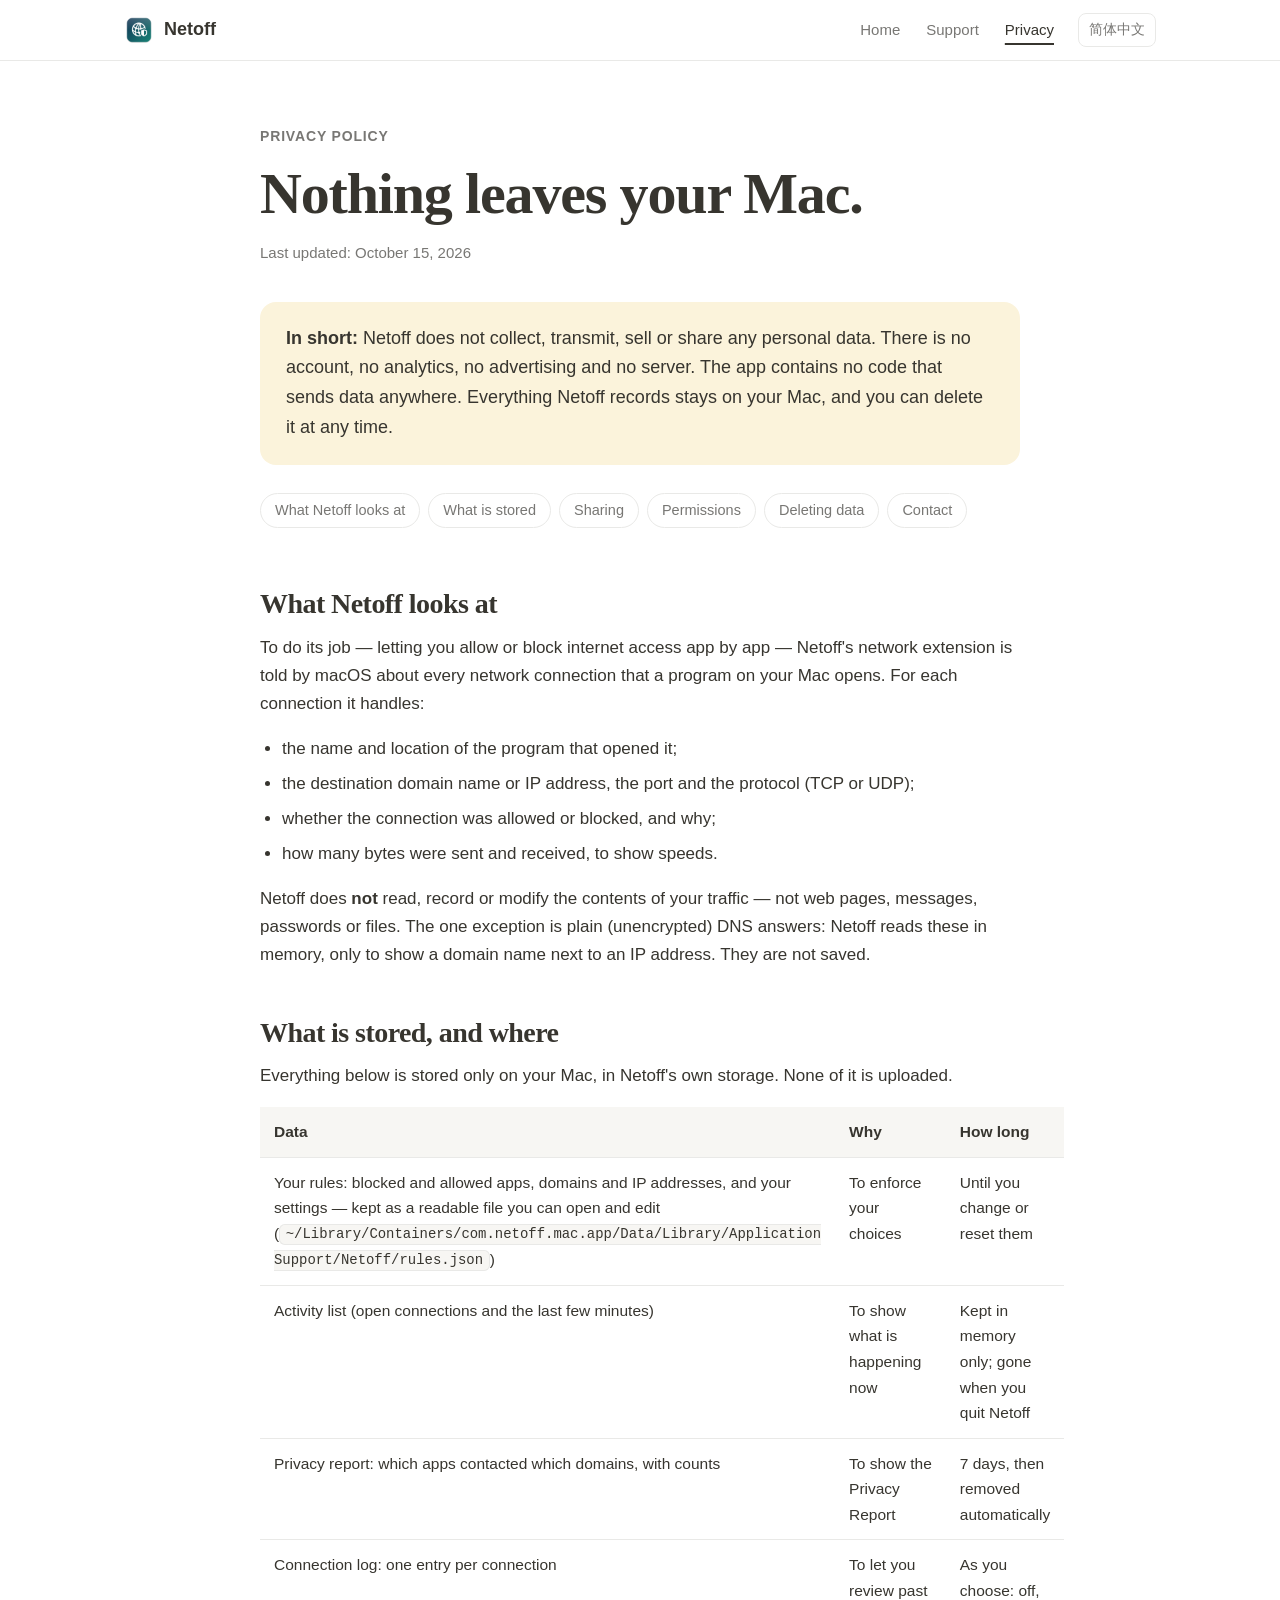
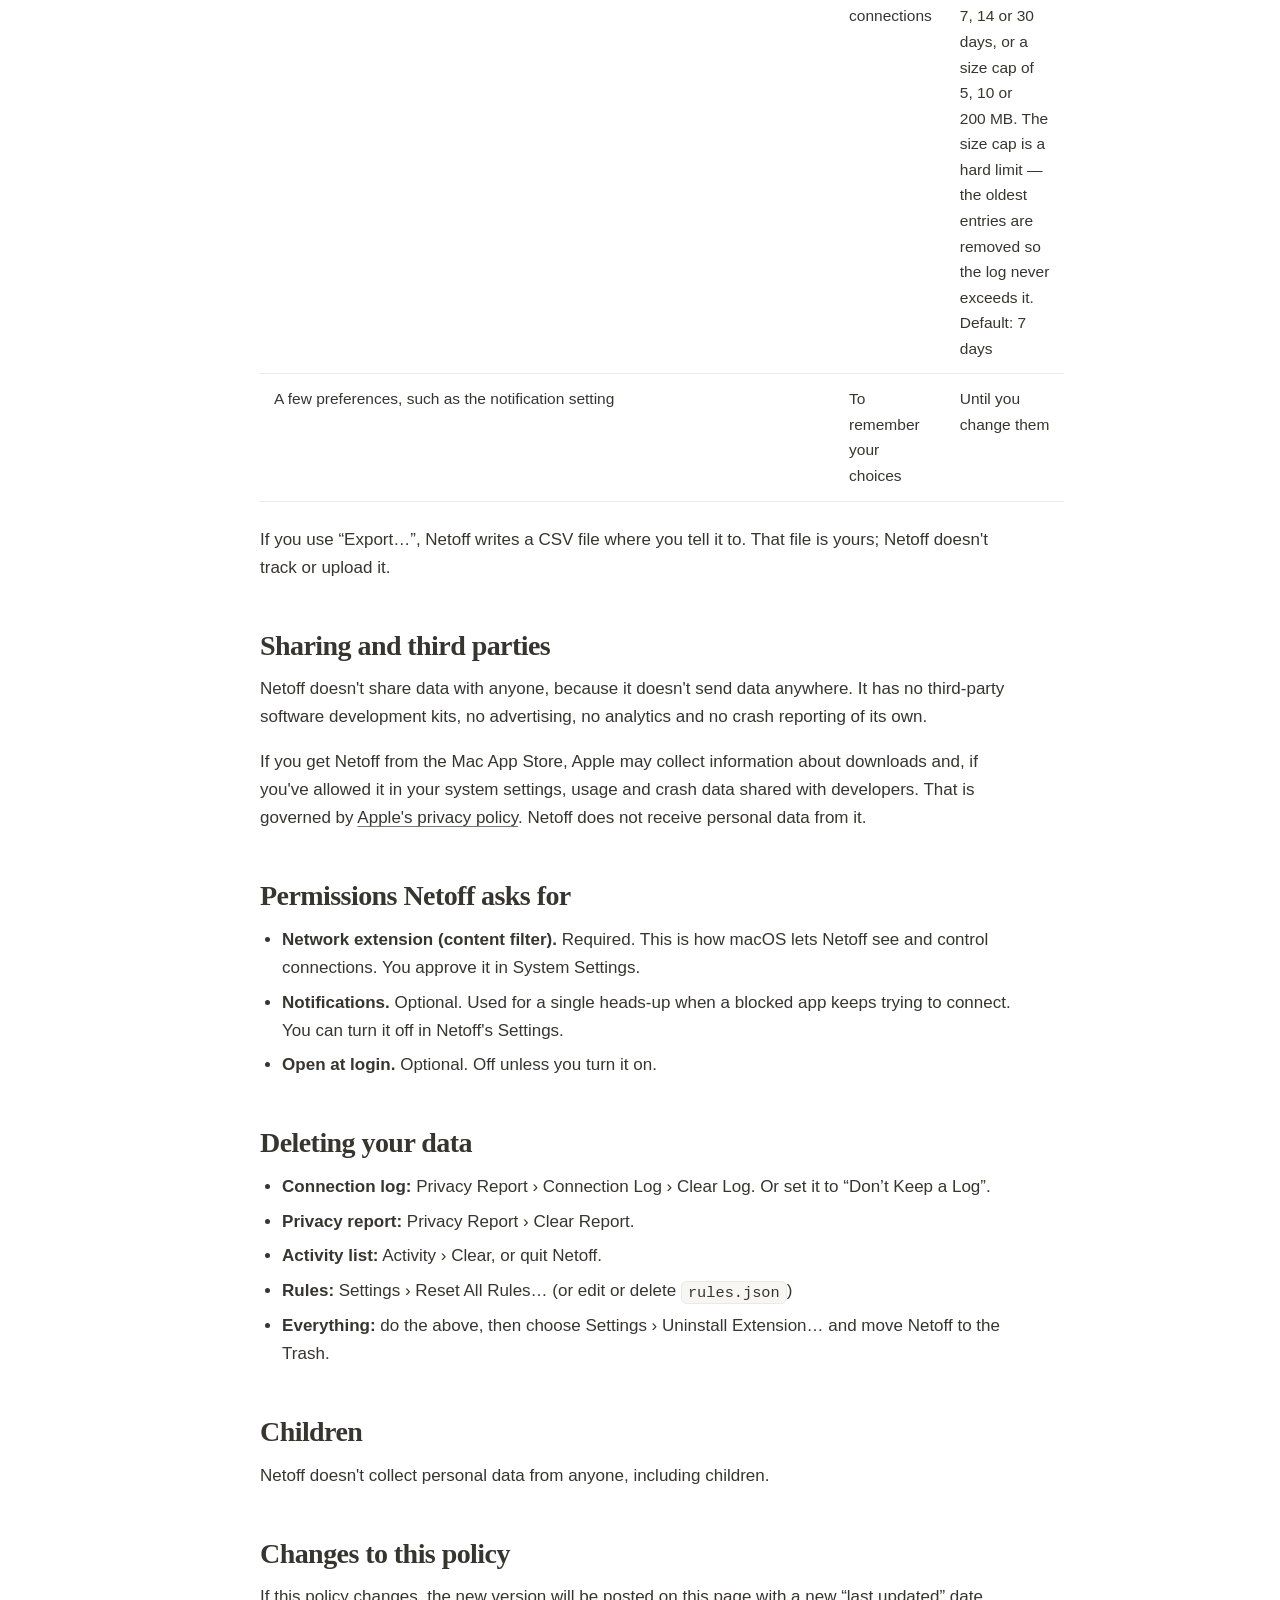
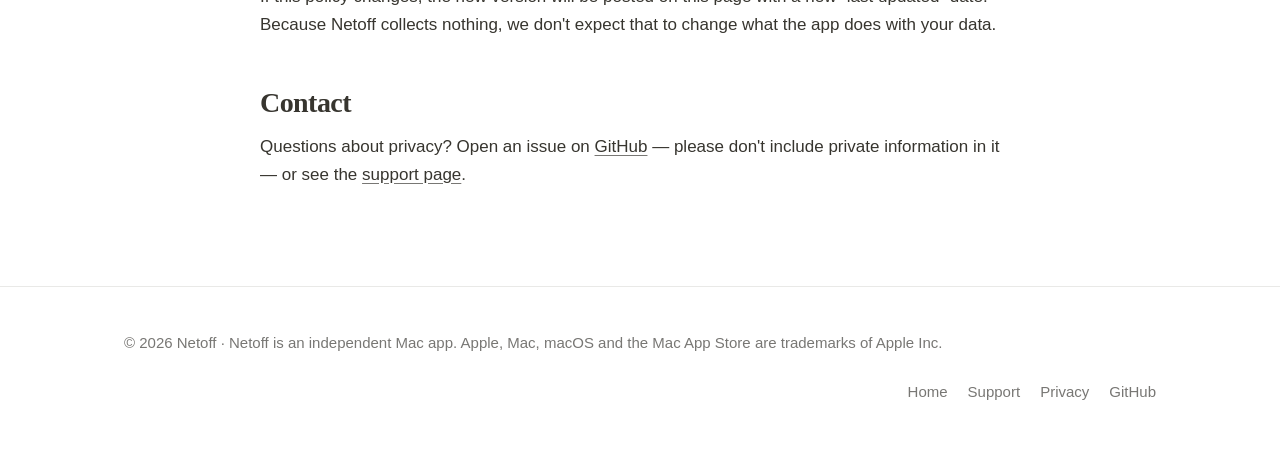
<file: privacy.html>
<!doctype html>
<html lang="en">
<head>
<meta charset="utf-8">
<meta name="viewport" content="width=device-width, initial-scale=1">
<title>Privacy Policy — Netoff</title>
<meta name="description" content="Netoff doesn't collect, send or share any data. Everything it records stays on your Mac.">
<meta name="color-scheme" content="light dark">
<link rel="canonical" href="https://boxhezibox.github.io/netoff/privacy.html">
<link rel="alternate" hreflang="en" href="https://boxhezibox.github.io/netoff/privacy.html">
<link rel="alternate" hreflang="zh-Hans" href="https://boxhezibox.github.io/netoff/zh/privacy.html">
<link rel="alternate" hreflang="x-default" href="https://boxhezibox.github.io/netoff/privacy.html">
<link rel="icon" type="image/png" sizes="32x32" href="assets/favicon-32.png">
<link rel="apple-touch-icon" href="assets/icon-180.png">
<meta property="og:type" content="website">
<meta property="og:title" content="Privacy Policy — Netoff">
<meta property="og:description" content="Netoff doesn't collect, send or share any data. Everything it records stays on your Mac.">
<meta property="og:image" content="https://boxhezibox.github.io/netoff/assets/icon-512.png">
<meta name="twitter:card" content="summary">
<link rel="stylesheet" href="assets/style.css">
</head>
<body>
<a class="skip" href="#main">Skip to content</a>
<header class="nav"><div class="wrap">
  <a class="brand" href="./" aria-label="Netoff"><img src="assets/icon-180.png" alt="" width="30" height="30"><span>Netoff</span></a>
  <a class="link hide-sm" href="index.html">Home</a>
  <a class="link" href="support.html">Support</a>
  <a class="link" href="privacy.html" aria-current="page">Privacy</a>
  <a class="lang" href="zh/privacy.html" hreflang="zh-Hans" lang="zh-Hans">简体中文</a>
</div></header>
<main id="main">

<div class="wrap doc">
  <div class="head"><div class="eyebrow">Privacy Policy</div><h1>Nothing leaves your Mac.</h1>
  <p class="meta">Last updated: October 15, 2026</p></div>
  <div class="summary"><p><strong>In short:</strong> Netoff does not collect, transmit, sell or share any personal data. There is no account, no analytics, no advertising and no server. The app contains no code that sends data anywhere. Everything Netoff records stays on your Mac, and you can delete it at any time.</p></div>
  <nav class="toc" aria-label="Contents"><a href="#processes">What Netoff looks at</a><a href="#stored">What is stored</a><a href="#sharing">Sharing</a><a href="#permissions">Permissions</a><a href="#delete">Deleting data</a><a href="#contact">Contact</a></nav>
  <article>
    <h2 id="processes">What Netoff looks at</h2>
    <p>To do its job — letting you allow or block internet access app by app — Netoff's network extension is told by macOS about every network connection that a program on your Mac opens. For each connection it handles:</p>
    <ul>
      <li>the name and location of the program that opened it;</li>
      <li>the destination domain name or IP address, the port and the protocol (TCP or UDP);</li>
      <li>whether the connection was allowed or blocked, and why;</li>
      <li>how many bytes were sent and received, to show speeds.</li>
    </ul>
    <p>Netoff does <strong>not</strong> read, record or modify the contents of your traffic — not web pages, messages, passwords or files. The one exception is plain (unencrypted) DNS answers: Netoff reads these in memory, only to show a domain name next to an IP address. They are not saved.</p>

    <h2 id="stored">What is stored, and where</h2>
    <p>Everything below is stored only on your Mac, in Netoff's own storage. None of it is uploaded.</p>
    <table>
      <tr><th>Data</th><th>Why</th><th>How long</th></tr>
      <tr><td>Your rules: blocked and allowed apps, domains and IP addresses, and your settings — kept as a readable file you can open and edit (<code>~/Library/Containers/com.netoff.mac.app/Data/Library/Application Support/Netoff/rules.json</code>)</td><td>To enforce your choices</td><td>Until you change or reset them</td></tr>
      <tr><td>Activity list (open connections and the last few minutes)</td><td>To show what is happening now</td><td>Kept in memory only; gone when you quit Netoff</td></tr>
      <tr><td>Privacy report: which apps contacted which domains, with counts</td><td>To show the Privacy Report</td><td>7 days, then removed automatically</td></tr>
      <tr><td>Connection log: one entry per connection</td><td>To let you review past connections</td><td>As you choose: off, 7, 14 or 30 days, or a size cap of 5, 10 or 200&nbsp;MB. The size cap is a hard limit — the oldest entries are removed so the log never exceeds it. Default: 7 days</td></tr>
      <tr><td>A few preferences, such as the notification setting</td><td>To remember your choices</td><td>Until you change them</td></tr>
    </table>
    <p>If you use “Export…”, Netoff writes a CSV file where you tell it to. That file is yours; Netoff doesn't track or upload it.</p>

    <h2 id="sharing">Sharing and third parties</h2>
    <p>Netoff doesn't share data with anyone, because it doesn't send data anywhere. It has no third-party software development kits, no advertising, no analytics and no crash reporting of its own.</p>
    <p>If you get Netoff from the Mac App Store, Apple may collect information about downloads and, if you've allowed it in your system settings, usage and crash data shared with developers. That is governed by <a href="https://www.apple.com/legal/privacy/">Apple's privacy policy</a>. Netoff does not receive personal data from it.</p>

    <h2 id="permissions">Permissions Netoff asks for</h2>
    <ul>
      <li><strong>Network extension (content filter).</strong> Required. This is how macOS lets Netoff see and control connections. You approve it in System Settings.</li>
      <li><strong>Notifications.</strong> Optional. Used for a single heads-up when a blocked app keeps trying to connect. You can turn it off in Netoff's Settings.</li>
      <li><strong>Open at login.</strong> Optional. Off unless you turn it on.</li>
    </ul>

    <h2 id="delete">Deleting your data</h2>
    <ul>
      <li><strong>Connection log:</strong> Privacy Report › Connection Log › Clear Log. Or set it to “Don’t Keep a Log”.</li>
      <li><strong>Privacy report:</strong> Privacy Report › Clear Report.</li>
      <li><strong>Activity list:</strong> Activity › Clear, or quit Netoff.</li>
      <li><strong>Rules:</strong> Settings › Reset All Rules… (or edit or delete <code>rules.json</code>)</li>
      <li><strong>Everything:</strong> do the above, then choose Settings › Uninstall Extension… and move Netoff to the Trash.</li>
    </ul>

    <h2>Children</h2>
    <p>Netoff doesn't collect personal data from anyone, including children.</p>

    <h2>Changes to this policy</h2>
    <p>If this policy changes, the new version will be posted on this page with a new “last updated” date. Because Netoff collects nothing, we don't expect that to change what the app does with your data.</p>

    <h2 id="contact">Contact</h2>
    <p>Questions about privacy? Open an issue on <a href="https://github.com/boxhezibox/netoff/issues">GitHub</a> — please don't include private information in it — or see the <a href="support.html">support page</a>.</p>
  </article>
</div>
</main>
<footer><div class="wrap">
  <span>© 2026 Netoff · Netoff is an independent Mac app. Apple, Mac, macOS and the Mac App Store are trademarks of Apple Inc.</span>
  <span class="links"><a href="index.html">Home</a><a href="support.html">Support</a><a href="privacy.html">Privacy</a><a href="https://github.com/boxhezibox/netoff/issues">GitHub</a></span>
</div></footer>
</body>
</html>
</file>
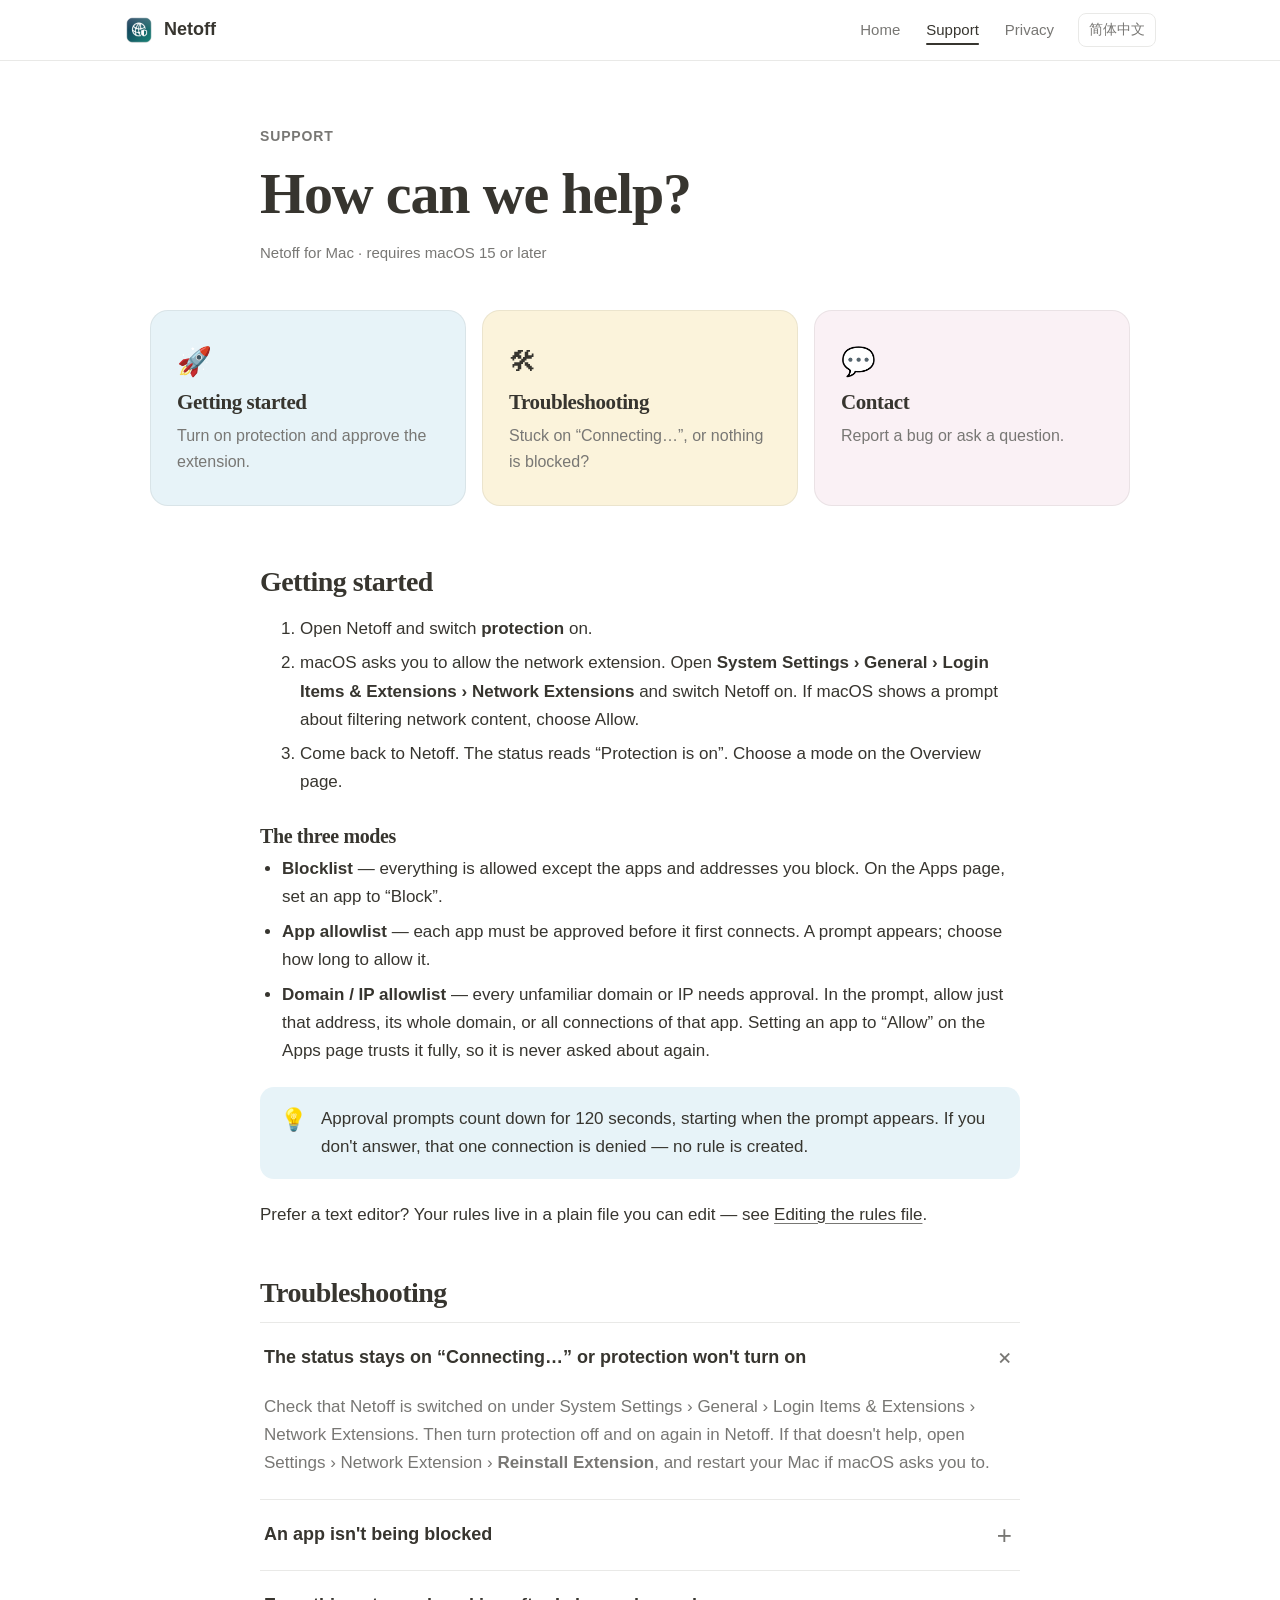
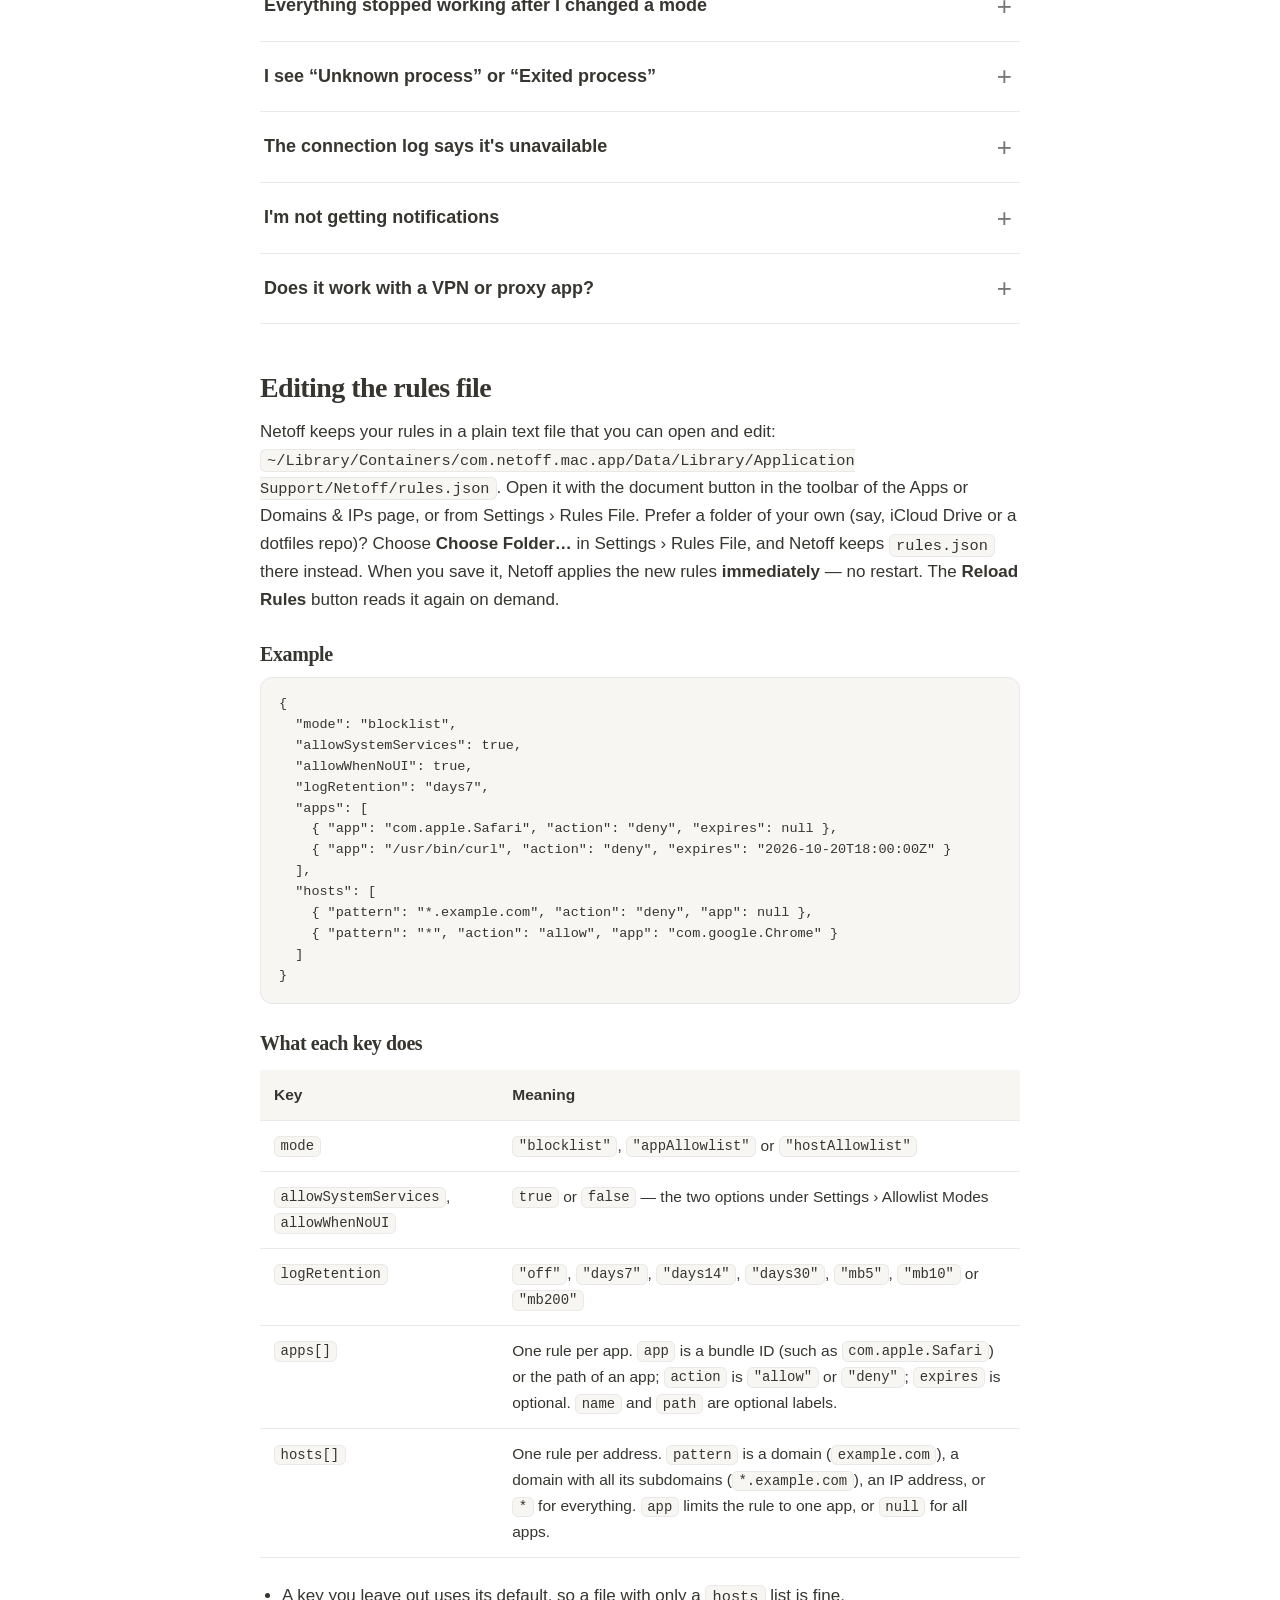
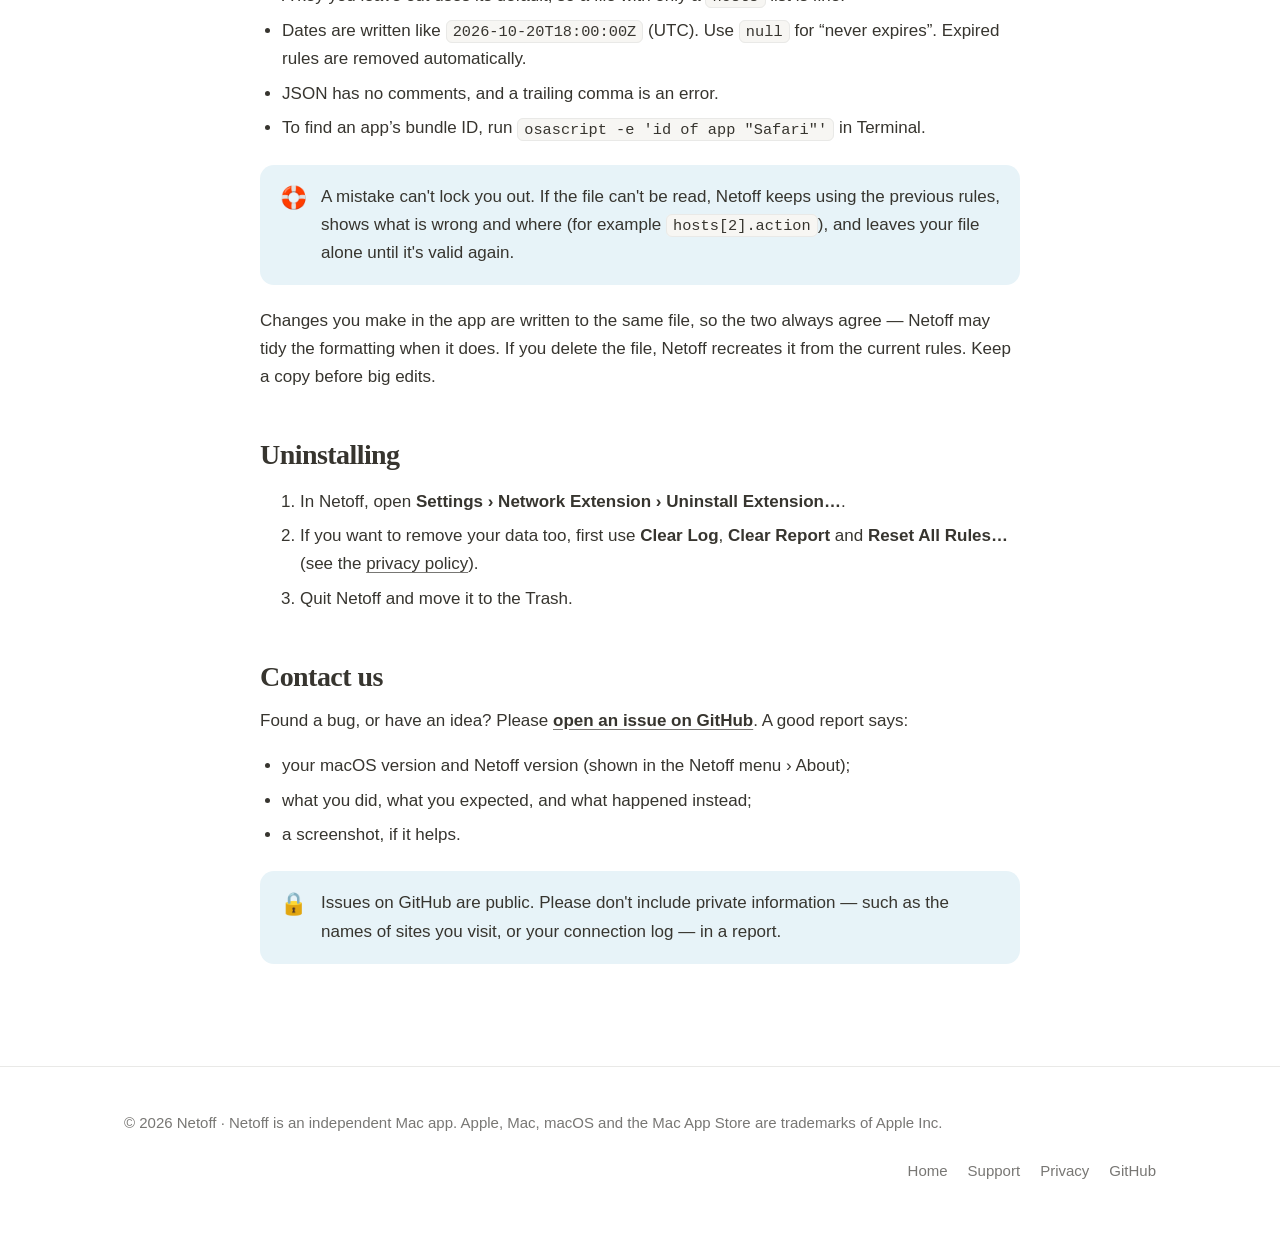
<file: support.html>
<!doctype html>
<html lang="en">
<head>
<meta charset="utf-8">
<meta name="viewport" content="width=device-width, initial-scale=1">
<title>Support — Netoff</title>
<meta name="description" content="Help for Netoff: getting started, approving the network extension, troubleshooting, uninstalling, and how to reach us.">
<meta name="color-scheme" content="light dark">
<link rel="canonical" href="https://boxhezibox.github.io/netoff/support.html">
<link rel="alternate" hreflang="en" href="https://boxhezibox.github.io/netoff/support.html">
<link rel="alternate" hreflang="zh-Hans" href="https://boxhezibox.github.io/netoff/zh/support.html">
<link rel="alternate" hreflang="x-default" href="https://boxhezibox.github.io/netoff/support.html">
<link rel="icon" type="image/png" sizes="32x32" href="assets/favicon-32.png">
<link rel="apple-touch-icon" href="assets/icon-180.png">
<meta property="og:type" content="website">
<meta property="og:title" content="Support — Netoff">
<meta property="og:description" content="Help for Netoff: getting started, approving the network extension, troubleshooting, uninstalling, and how to reach us.">
<meta property="og:image" content="https://boxhezibox.github.io/netoff/assets/icon-512.png">
<meta name="twitter:card" content="summary">
<link rel="stylesheet" href="assets/style.css">
</head>
<body>
<a class="skip" href="#main">Skip to content</a>
<header class="nav"><div class="wrap">
  <a class="brand" href="./" aria-label="Netoff"><img src="assets/icon-180.png" alt="" width="30" height="30"><span>Netoff</span></a>
  <a class="link hide-sm" href="index.html">Home</a>
  <a class="link" href="support.html" aria-current="page">Support</a>
  <a class="link" href="privacy.html">Privacy</a>
  <a class="lang" href="zh/support.html" hreflang="zh-Hans" lang="zh-Hans">简体中文</a>
</div></header>
<main id="main">

<div class="wrap doc">
  <div class="head"><div class="eyebrow">Support</div><h1>How can we help?</h1>
  <p class="meta">Netoff for Mac · requires macOS 15 or later</p></div>
  <div class="support-cards">
    <a class="card bg-b" href="#start"><div class="emo" style="font-size:28px">🚀</div><h3>Getting started</h3><p>Turn on protection and approve the extension.</p></a>
    <a class="card bg-y" href="#trouble"><div class="emo" style="font-size:28px">🛠</div><h3>Troubleshooting</h3><p>Stuck on “Connecting…”, or nothing is blocked?</p></a>
    <a class="card bg-p" href="#contact"><div class="emo" style="font-size:28px">💬</div><h3>Contact</h3><p>Report a bug or ask a question.</p></a>
  </div>
  <article>
    <h2 id="start">Getting started</h2>
    <ol>
      <li>Open Netoff and switch <strong>protection</strong> on.</li>
      <li>macOS asks you to allow the network extension. Open <strong>System Settings › General › Login Items &amp; Extensions › Network Extensions</strong> and switch Netoff on. If macOS shows a prompt about filtering network content, choose Allow.</li>
      <li>Come back to Netoff. The status reads “Protection is on”. Choose a mode on the Overview page.</li>
    </ol>
    <h3>The three modes</h3>
    <ul>
      <li><strong>Blocklist</strong> — everything is allowed except the apps and addresses you block. On the Apps page, set an app to “Block”.</li>
      <li><strong>App allowlist</strong> — each app must be approved before it first connects. A prompt appears; choose how long to allow it.</li>
      <li><strong>Domain / IP allowlist</strong> — every unfamiliar domain or IP needs approval. In the prompt, allow just that address, its whole domain, or all connections of that app. Setting an app to “Allow” on the Apps page trusts it fully, so it is never asked about again.</li>
    </ul>
    <div class="callout"><span class="emo">💡</span><p>Approval prompts count down for 120 seconds, starting when the prompt appears. If you don't answer, that one connection is denied — no rule is created.</p></div>
    <p>Prefer a text editor? Your rules live in a plain file you can edit — see <a href="#rules-file">Editing the rules file</a>.</p>

    <h2 id="trouble">Troubleshooting</h2>
    <details open><summary>The status stays on “Connecting…” or protection won't turn on</summary><div class="a"><p>Check that Netoff is switched on under System Settings › General › Login Items &amp; Extensions › Network Extensions. Then turn protection off and on again in Netoff. If that doesn't help, open Settings › Network Extension › <strong>Reinstall Extension</strong>, and restart your Mac if macOS asks you to.</p></div></details>
    <details><summary>An app isn't being blocked</summary><div class="a"><p>Make sure protection is on (green) and that the app is set to “Block” on the Apps page — or switched off in the menu bar panel. A block applies to new connections; a connection that was already open may stay open until the app closes it. Some apps keep a connection alive for a long time.</p></div></details>
    <details><summary>Everything stopped working after I changed a mode</summary><div class="a"><p>In the allowlist modes, anything not yet approved waits for your answer. Open Netoff and answer the prompt, or switch back to Blocklist mode from the menu bar. Tip: set your browser and other must-have apps to “Allow” on the Apps page first.</p></div></details>
    <details><summary>I see “Unknown process” or “Exited process”</summary><div class="a"><p>A program opened a connection and quit before macOS could tell Netoff who it was. This is normal for very short-lived processes.</p></div></details>
    <details><summary>The connection log says it's unavailable</summary><div class="a"><p>The log is kept by the network extension, so protection must be on to read it. Turn protection on and reopen the Connection Log tab.</p></div></details>
    <details><summary>I'm not getting notifications</summary><div class="a"><p>Check Settings › Notifications in Netoff, and that Netoff is allowed to send notifications in System Settings › Notifications. Each blocked app triggers one notification; allowing and blocking it again resets that.</p></div></details>
    <details><summary>Does it work with a VPN or proxy app?</summary><div class="a"><p>Netoff filters connections app by app on your Mac. If you use a VPN or proxy app, its own connections show up under that app's name. Other filtering tools can interact in unexpected ways; if something looks wrong, turn the others off and tell us what you saw.</p></div></details>

    <h2 id="rules-file">Editing the rules file</h2>
    <p>Netoff keeps your rules in a plain text file that you can open and edit: <code>~/Library/Containers/com.netoff.mac.app/Data/Library/Application Support/Netoff/rules.json</code>. Open it with the document button in the toolbar of the Apps or Domains &amp; IPs page, or from Settings › Rules File. Prefer a folder of your own (say, iCloud Drive or a dotfiles repo)? Choose <strong>Choose Folder…</strong> in Settings › Rules File, and Netoff keeps <code>rules.json</code> there instead. When you save it, Netoff applies the new rules <strong>immediately</strong> — no restart. The <strong>Reload Rules</strong> button reads it again on demand.</p>
    <h3>Example</h3>
    <pre><code>{
  "mode": "blocklist",
  "allowSystemServices": true,
  "allowWhenNoUI": true,
  "logRetention": "days7",
  "apps": [
    { "app": "com.apple.Safari", "action": "deny", "expires": null },
    { "app": "/usr/bin/curl", "action": "deny", "expires": "2026-10-20T18:00:00Z" }
  ],
  "hosts": [
    { "pattern": "*.example.com", "action": "deny", "app": null },
    { "pattern": "*", "action": "allow", "app": "com.google.Chrome" }
  ]
}</code></pre>
    <h3>What each key does</h3>
    <table>
      <tr><th>Key</th><th>Meaning</th></tr>
      <tr><td><code>mode</code></td><td><code>"blocklist"</code>, <code>"appAllowlist"</code> or <code>"hostAllowlist"</code></td></tr>
      <tr><td><code>allowSystemServices</code>, <code>allowWhenNoUI</code></td><td><code>true</code> or <code>false</code> — the two options under Settings › Allowlist Modes</td></tr>
      <tr><td><code>logRetention</code></td><td><code>"off"</code>, <code>"days7"</code>, <code>"days14"</code>, <code>"days30"</code>, <code>"mb5"</code>, <code>"mb10"</code> or <code>"mb200"</code></td></tr>
      <tr><td><code>apps[]</code></td><td>One rule per app. <code>app</code> is a bundle ID (such as <code>com.apple.Safari</code>) or the path of an app; <code>action</code> is <code>"allow"</code> or <code>"deny"</code>; <code>expires</code> is optional. <code>name</code> and <code>path</code> are optional labels.</td></tr>
      <tr><td><code>hosts[]</code></td><td>One rule per address. <code>pattern</code> is a domain (<code>example.com</code>), a domain with all its subdomains (<code>*.example.com</code>), an IP address, or <code>*</code> for everything. <code>app</code> limits the rule to one app, or <code>null</code> for all apps.</td></tr>
    </table>
    <ul>
      <li>A key you leave out uses its default, so a file with only a <code>hosts</code> list is fine.</li>
      <li>Dates are written like <code>2026-10-20T18:00:00Z</code> (UTC). Use <code>null</code> for “never expires”. Expired rules are removed automatically.</li>
      <li>JSON has no comments, and a trailing comma is an error.</li>
      <li>To find an app’s bundle ID, run <code>osascript -e 'id of app "Safari"'</code> in Terminal.</li>
    </ul>
    <div class="callout"><span class="emo">🛟</span><p>A mistake can't lock you out. If the file can't be read, Netoff keeps using the previous rules, shows what is wrong and where (for example <code>hosts[2].action</code>), and leaves your file alone until it's valid again.</p></div>
    <p>Changes you make in the app are written to the same file, so the two always agree — Netoff may tidy the formatting when it does. If you delete the file, Netoff recreates it from the current rules. Keep a copy before big edits.</p>

    <h2 id="uninstall">Uninstalling</h2>
    <ol>
      <li>In Netoff, open <strong>Settings › Network Extension › Uninstall Extension…</strong>.</li>
      <li>If you want to remove your data too, first use <strong>Clear Log</strong>, <strong>Clear Report</strong> and <strong>Reset All Rules…</strong> (see the <a href="privacy.html#delete">privacy policy</a>).</li>
      <li>Quit Netoff and move it to the Trash.</li>
    </ol>

    <h2 id="contact">Contact us</h2>
    <p>Found a bug, or have an idea? Please <a href="https://github.com/boxhezibox/netoff/issues"><strong>open an issue on GitHub</strong></a>. A good report says:</p>
    <ul>
      <li>your macOS version and Netoff version (shown in the Netoff menu › About);</li>
      <li>what you did, what you expected, and what happened instead;</li>
      <li>a screenshot, if it helps.</li>
    </ul>
    <div class="callout"><span class="emo">🔒</span><p>Issues on GitHub are public. Please don't include private information — such as the names of sites you visit, or your connection log — in a report.</p></div>
  </article>
</div>
</main>
<footer><div class="wrap">
  <span>© 2026 Netoff · Netoff is an independent Mac app. Apple, Mac, macOS and the Mac App Store are trademarks of Apple Inc.</span>
  <span class="links"><a href="index.html">Home</a><a href="support.html">Support</a><a href="privacy.html">Privacy</a><a href="https://github.com/boxhezibox/netoff/issues">GitHub</a></span>
</div></footer>
</body>
</html>
</file>
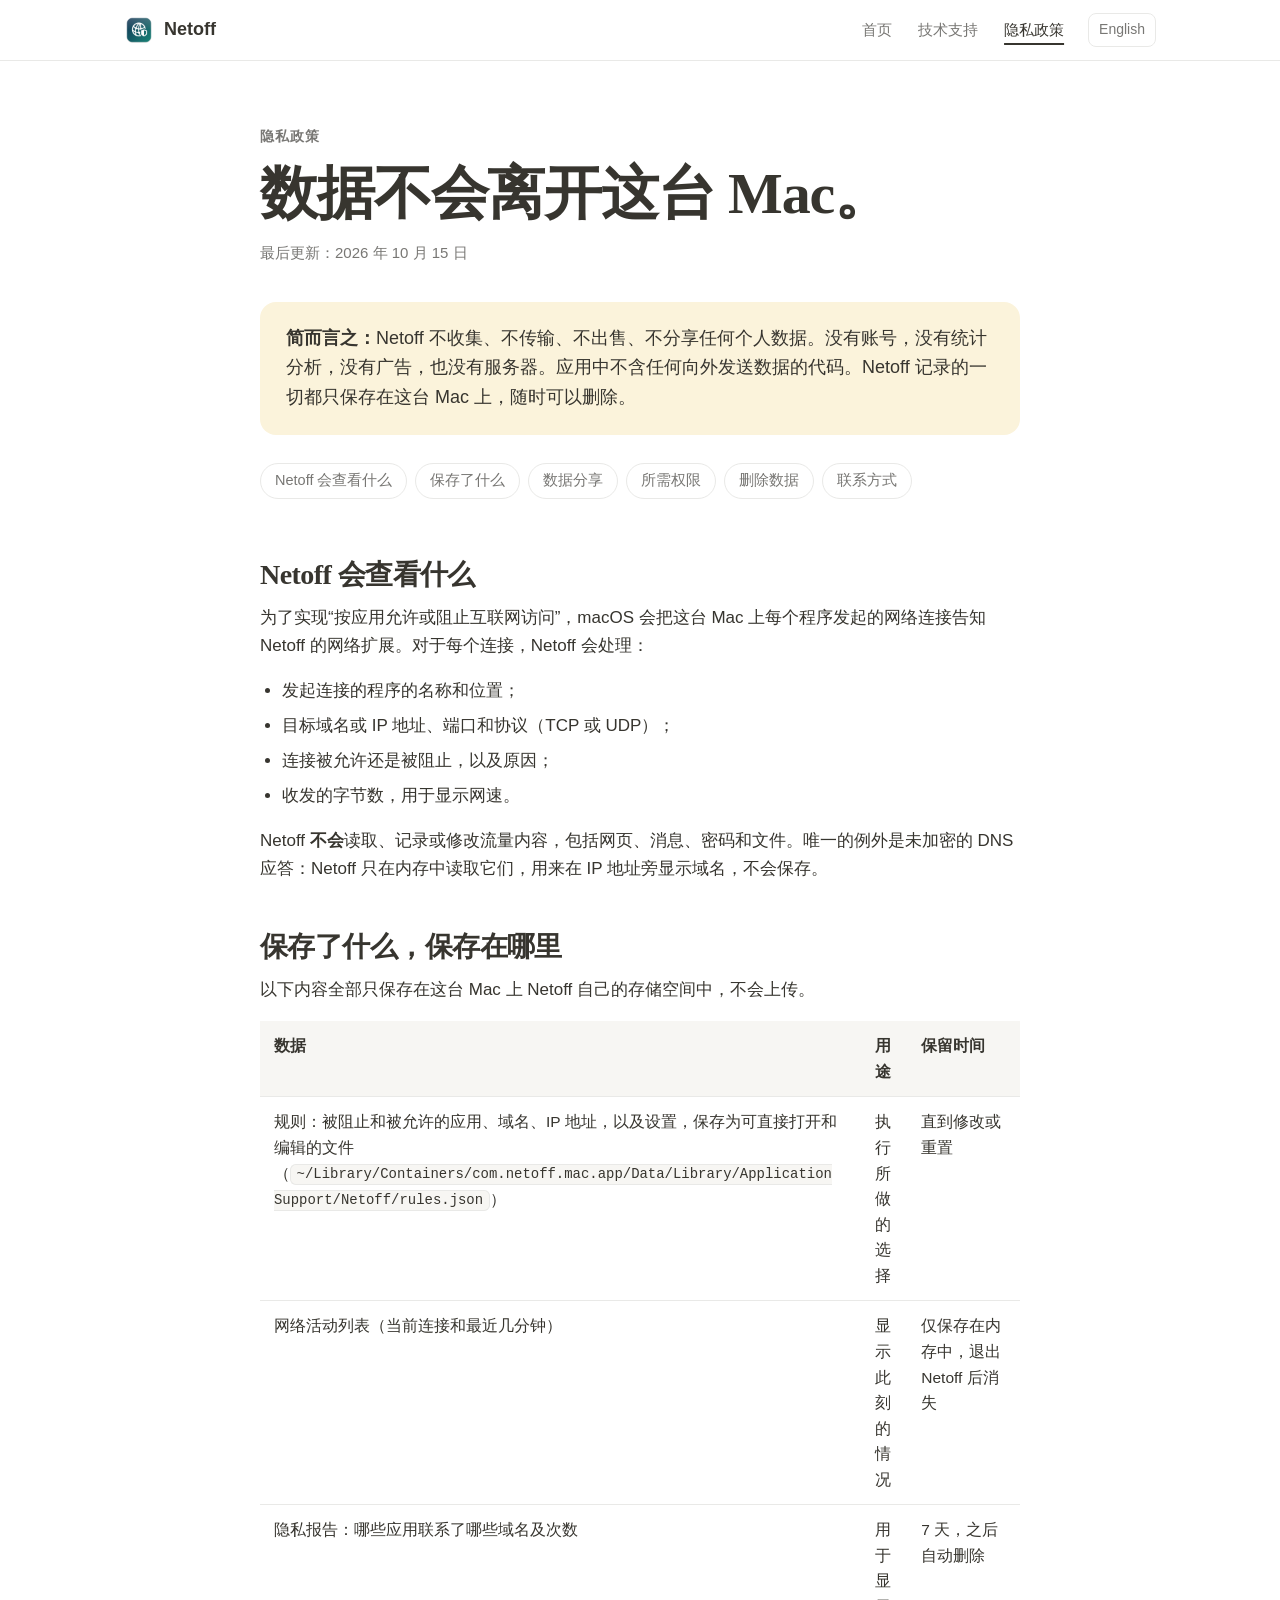
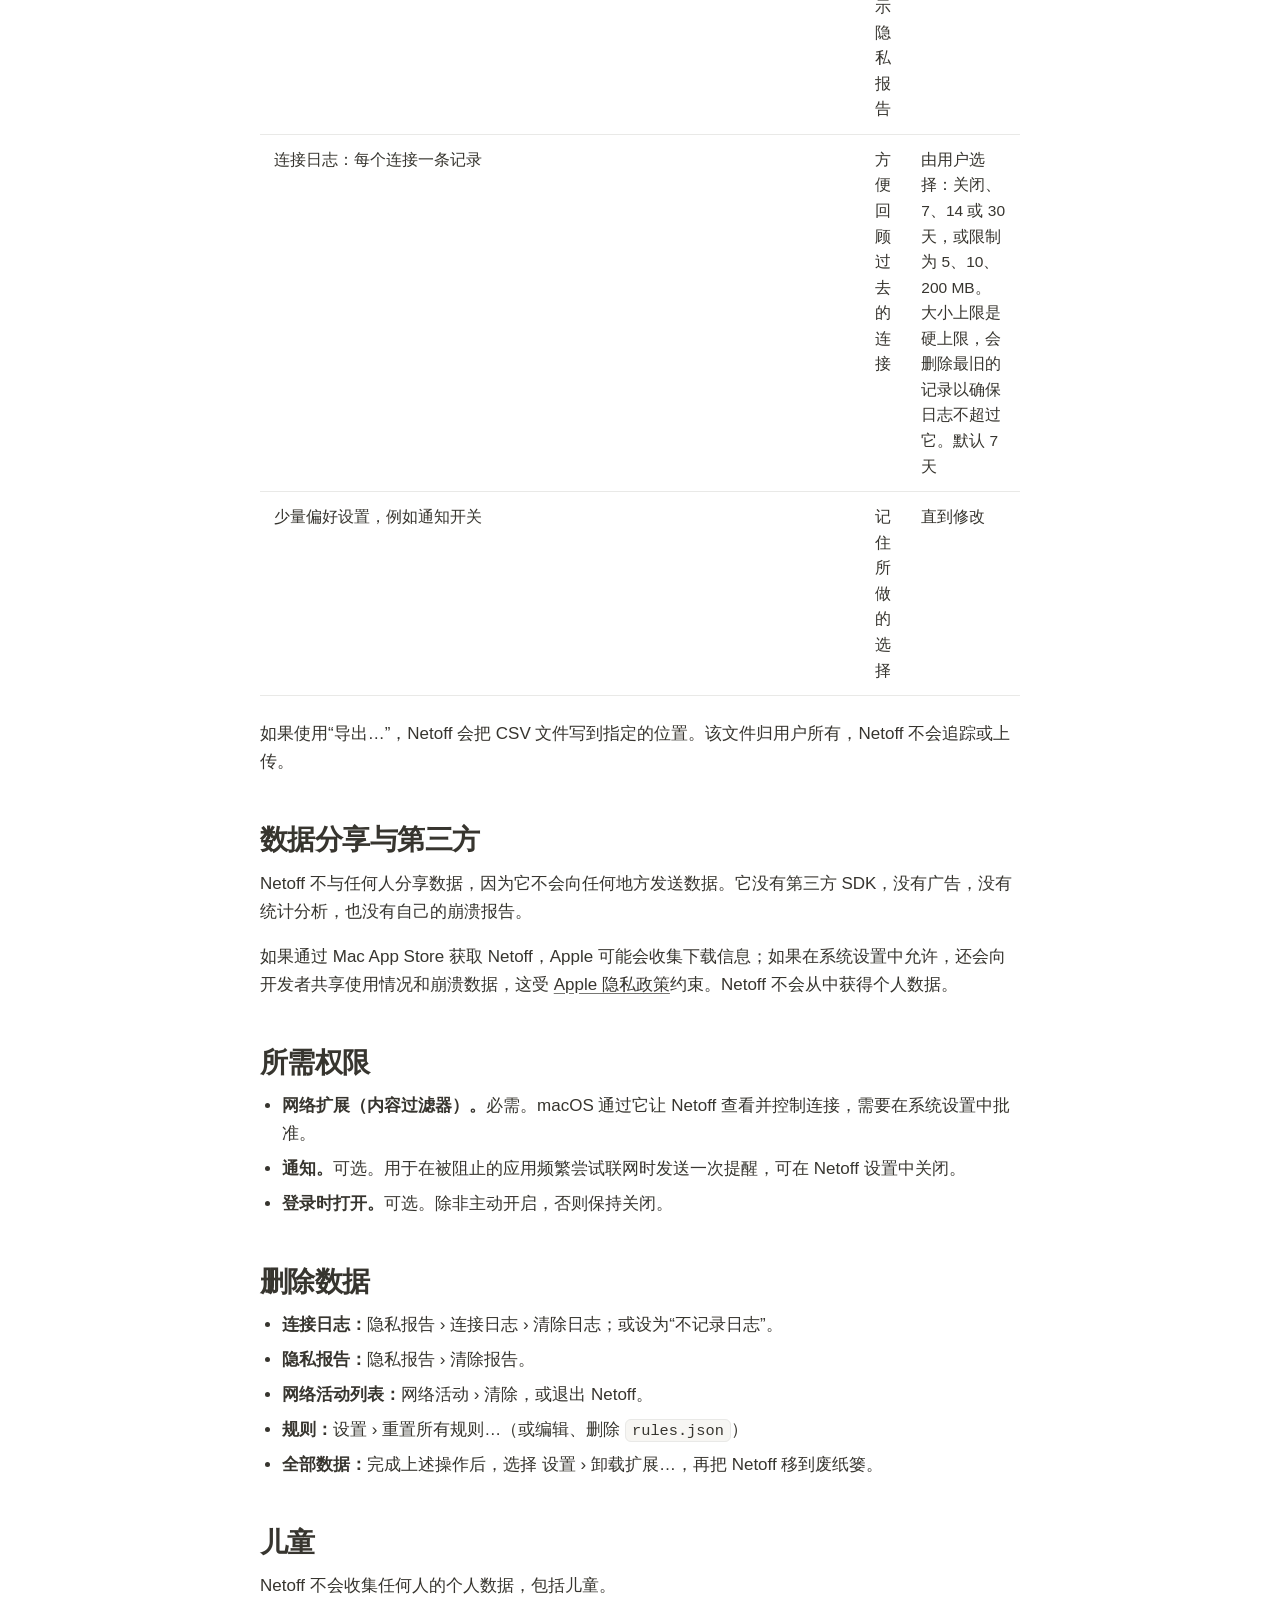
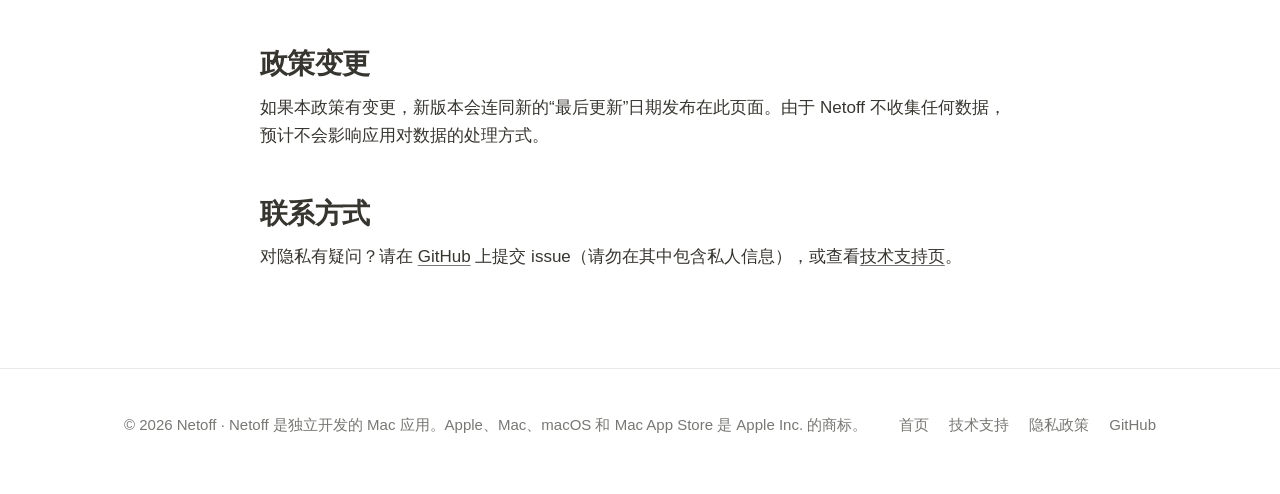
<file: zh/privacy.html>
<!doctype html>
<html lang="zh-Hans">
<head>
<meta charset="utf-8">
<meta name="viewport" content="width=device-width, initial-scale=1">
<title>隐私政策 — Netoff</title>
<meta name="description" content="Netoff 不收集、不发送、不分享任何数据。它记录的一切都只保存在这台 Mac 上。">
<meta name="color-scheme" content="light dark">
<link rel="canonical" href="https://boxhezibox.github.io/netoff/zh/privacy.html">
<link rel="alternate" hreflang="en" href="https://boxhezibox.github.io/netoff/privacy.html">
<link rel="alternate" hreflang="zh-Hans" href="https://boxhezibox.github.io/netoff/zh/privacy.html">
<link rel="alternate" hreflang="x-default" href="https://boxhezibox.github.io/netoff/privacy.html">
<link rel="icon" type="image/png" sizes="32x32" href="../assets/favicon-32.png">
<link rel="apple-touch-icon" href="../assets/icon-180.png">
<meta property="og:type" content="website">
<meta property="og:title" content="隐私政策 — Netoff">
<meta property="og:description" content="Netoff 不收集、不发送、不分享任何数据。它记录的一切都只保存在这台 Mac 上。">
<meta property="og:image" content="https://boxhezibox.github.io/netoff/assets/icon-512.png">
<meta name="twitter:card" content="summary">
<link rel="stylesheet" href="../assets/style.css">
</head>
<body>
<a class="skip" href="#main">跳到正文</a>
<header class="nav"><div class="wrap">
  <a class="brand" href="../zh/" aria-label="Netoff"><img src="../assets/icon-180.png" alt="" width="30" height="30"><span>Netoff</span></a>
  <a class="link hide-sm" href="index.html">首页</a>
  <a class="link" href="support.html">技术支持</a>
  <a class="link" href="privacy.html" aria-current="page">隐私政策</a>
  <a class="lang" href="../privacy.html" hreflang="en" lang="en">English</a>
</div></header>
<main id="main">

<div class="wrap doc">
  <div class="head"><div class="eyebrow">隐私政策</div><h1>数据不会离开这台 Mac。</h1>
  <p class="meta">最后更新：2026 年 10 月 15 日</p></div>
  <div class="summary"><p><strong>简而言之：</strong>Netoff 不收集、不传输、不出售、不分享任何个人数据。没有账号，没有统计分析，没有广告，也没有服务器。应用中不含任何向外发送数据的代码。Netoff 记录的一切都只保存在这台 Mac 上，随时可以删除。</p></div>
  <nav class="toc" aria-label="目录"><a href="#processes">Netoff 会查看什么</a><a href="#stored">保存了什么</a><a href="#sharing">数据分享</a><a href="#permissions">所需权限</a><a href="#delete">删除数据</a><a href="#contact">联系方式</a></nav>
  <article>
    <h2 id="processes">Netoff 会查看什么</h2>
    <p>为了实现“按应用允许或阻止互联网访问”，macOS 会把这台 Mac 上每个程序发起的网络连接告知 Netoff 的网络扩展。对于每个连接，Netoff 会处理：</p>
    <ul>
      <li>发起连接的程序的名称和位置；</li>
      <li>目标域名或 IP 地址、端口和协议（TCP 或 UDP）；</li>
      <li>连接被允许还是被阻止，以及原因；</li>
      <li>收发的字节数，用于显示网速。</li>
    </ul>
    <p>Netoff <strong>不会</strong>读取、记录或修改流量内容，包括网页、消息、密码和文件。唯一的例外是未加密的 DNS 应答：Netoff 只在内存中读取它们，用来在 IP 地址旁显示域名，不会保存。</p>

    <h2 id="stored">保存了什么，保存在哪里</h2>
    <p>以下内容全部只保存在这台 Mac 上 Netoff 自己的存储空间中，不会上传。</p>
    <table>
      <tr><th>数据</th><th>用途</th><th>保留时间</th></tr>
      <tr><td>规则：被阻止和被允许的应用、域名、IP 地址，以及设置，保存为可直接打开和编辑的文件（<code>~/Library/Containers/com.netoff.mac.app/Data/Library/Application Support/Netoff/rules.json</code>）</td><td>执行所做的选择</td><td>直到修改或重置</td></tr>
      <tr><td>网络活动列表（当前连接和最近几分钟）</td><td>显示此刻的情况</td><td>仅保存在内存中，退出 Netoff 后消失</td></tr>
      <tr><td>隐私报告：哪些应用联系了哪些域名及次数</td><td>用于显示隐私报告</td><td>7 天，之后自动删除</td></tr>
      <tr><td>连接日志：每个连接一条记录</td><td>方便回顾过去的连接</td><td>由用户选择：关闭、7、14 或 30 天，或限制为 5、10、200&nbsp;MB。大小上限是硬上限，会删除最旧的记录以确保日志不超过它。默认 7 天</td></tr>
      <tr><td>少量偏好设置，例如通知开关</td><td>记住所做的选择</td><td>直到修改</td></tr>
    </table>
    <p>如果使用“导出…”，Netoff 会把 CSV 文件写到指定的位置。该文件归用户所有，Netoff 不会追踪或上传。</p>

    <h2 id="sharing">数据分享与第三方</h2>
    <p>Netoff 不与任何人分享数据，因为它不会向任何地方发送数据。它没有第三方 SDK，没有广告，没有统计分析，也没有自己的崩溃报告。</p>
    <p>如果通过 Mac App Store 获取 Netoff，Apple 可能会收集下载信息；如果在系统设置中允许，还会向开发者共享使用情况和崩溃数据，这受 <a href="https://www.apple.com/legal/privacy/">Apple 隐私政策</a>约束。Netoff 不会从中获得个人数据。</p>

    <h2 id="permissions">所需权限</h2>
    <ul>
      <li><strong>网络扩展（内容过滤器）。</strong>必需。macOS 通过它让 Netoff 查看并控制连接，需要在系统设置中批准。</li>
      <li><strong>通知。</strong>可选。用于在被阻止的应用频繁尝试联网时发送一次提醒，可在 Netoff 设置中关闭。</li>
      <li><strong>登录时打开。</strong>可选。除非主动开启，否则保持关闭。</li>
    </ul>

    <h2 id="delete">删除数据</h2>
    <ul>
      <li><strong>连接日志：</strong>隐私报告 › 连接日志 › 清除日志；或设为“不记录日志”。</li>
      <li><strong>隐私报告：</strong>隐私报告 › 清除报告。</li>
      <li><strong>网络活动列表：</strong>网络活动 › 清除，或退出 Netoff。</li>
      <li><strong>规则：</strong>设置 › 重置所有规则…（或编辑、删除 <code>rules.json</code>）</li>
      <li><strong>全部数据：</strong>完成上述操作后，选择 设置 › 卸载扩展…，再把 Netoff 移到废纸篓。</li>
    </ul>

    <h2>儿童</h2>
    <p>Netoff 不会收集任何人的个人数据，包括儿童。</p>

    <h2>政策变更</h2>
    <p>如果本政策有变更，新版本会连同新的“最后更新”日期发布在此页面。由于 Netoff 不收集任何数据，预计不会影响应用对数据的处理方式。</p>

    <h2 id="contact">联系方式</h2>
    <p>对隐私有疑问？请在 <a href="https://github.com/boxhezibox/netoff/issues">GitHub</a> 上提交 issue（请勿在其中包含私人信息），或查看<a href="support.html">技术支持页</a>。</p>
  </article>
</div>
</main>
<footer><div class="wrap">
  <span>© 2026 Netoff · Netoff 是独立开发的 Mac 应用。Apple、Mac、macOS 和 Mac App Store 是 Apple Inc. 的商标。</span>
  <span class="links"><a href="index.html">首页</a><a href="support.html">技术支持</a><a href="privacy.html">隐私政策</a><a href="https://github.com/boxhezibox/netoff/issues">GitHub</a></span>
</div></footer>
</body>
</html>
</file>
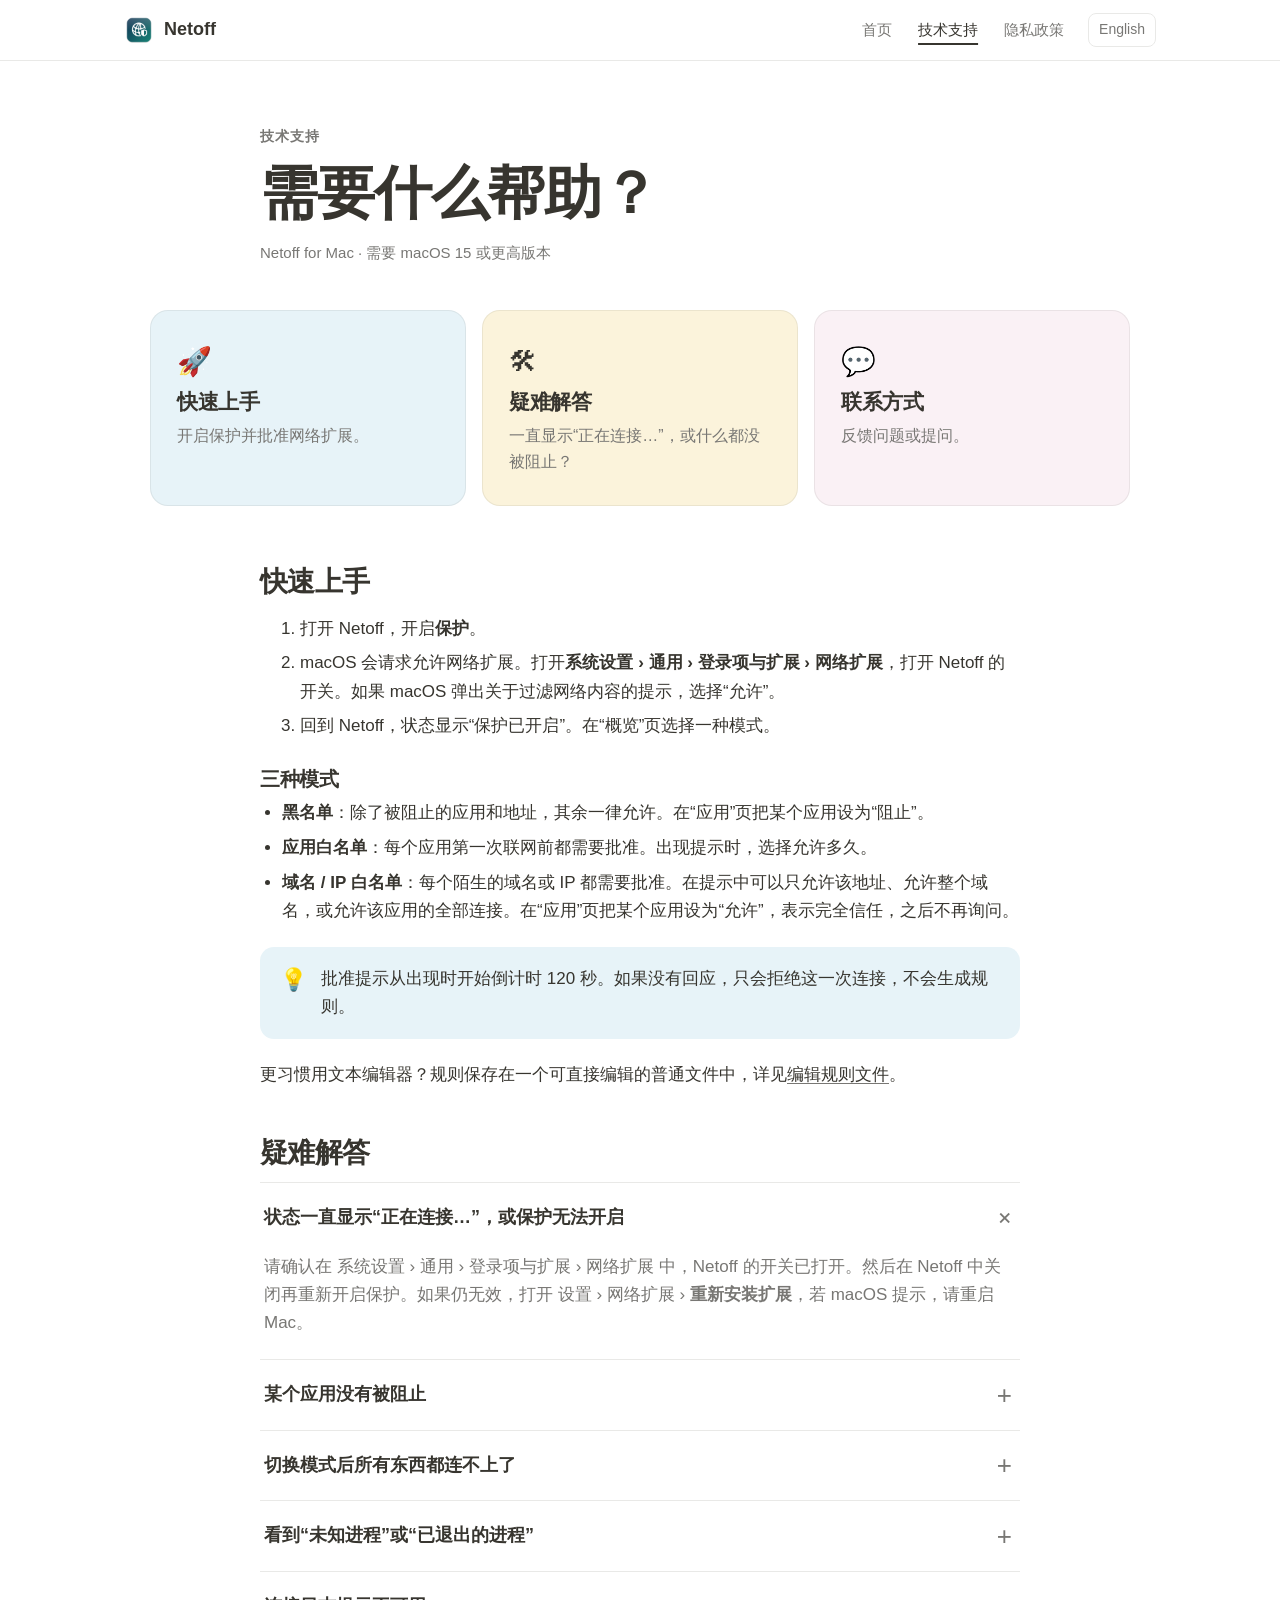
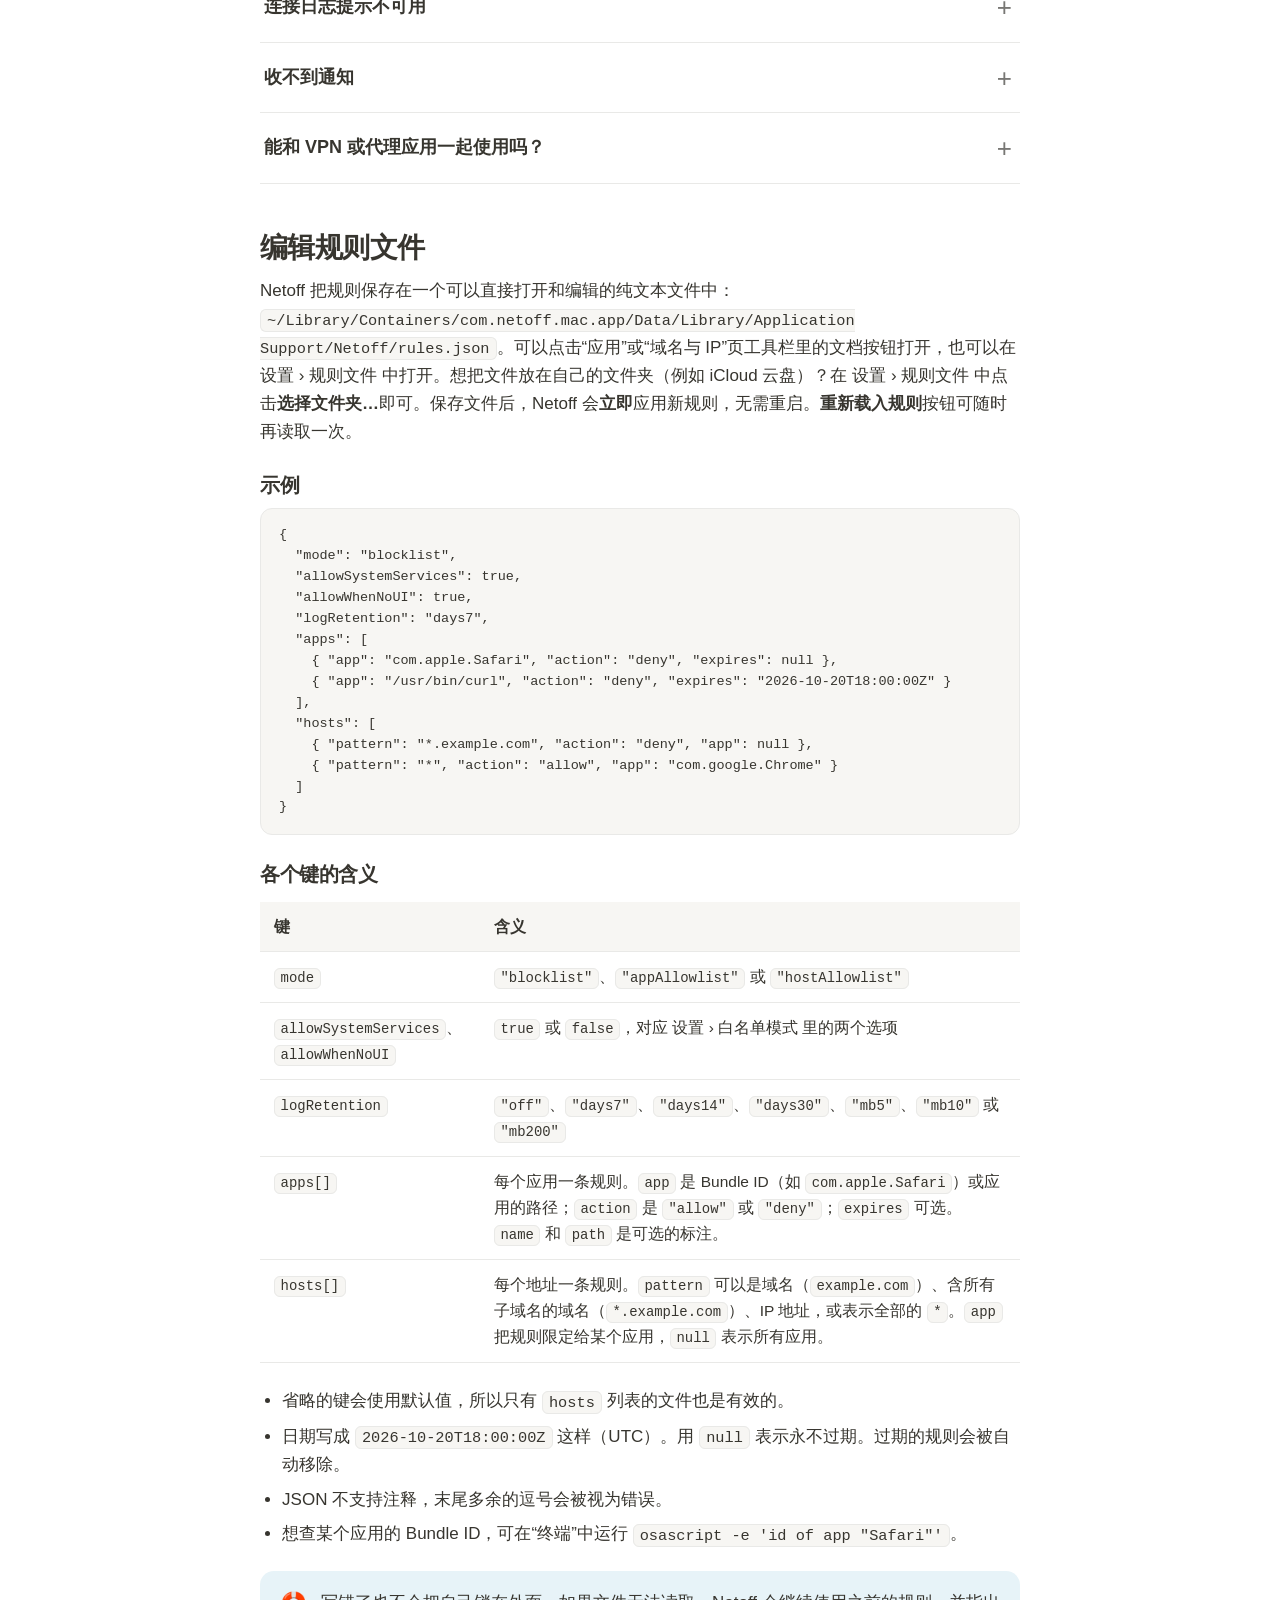
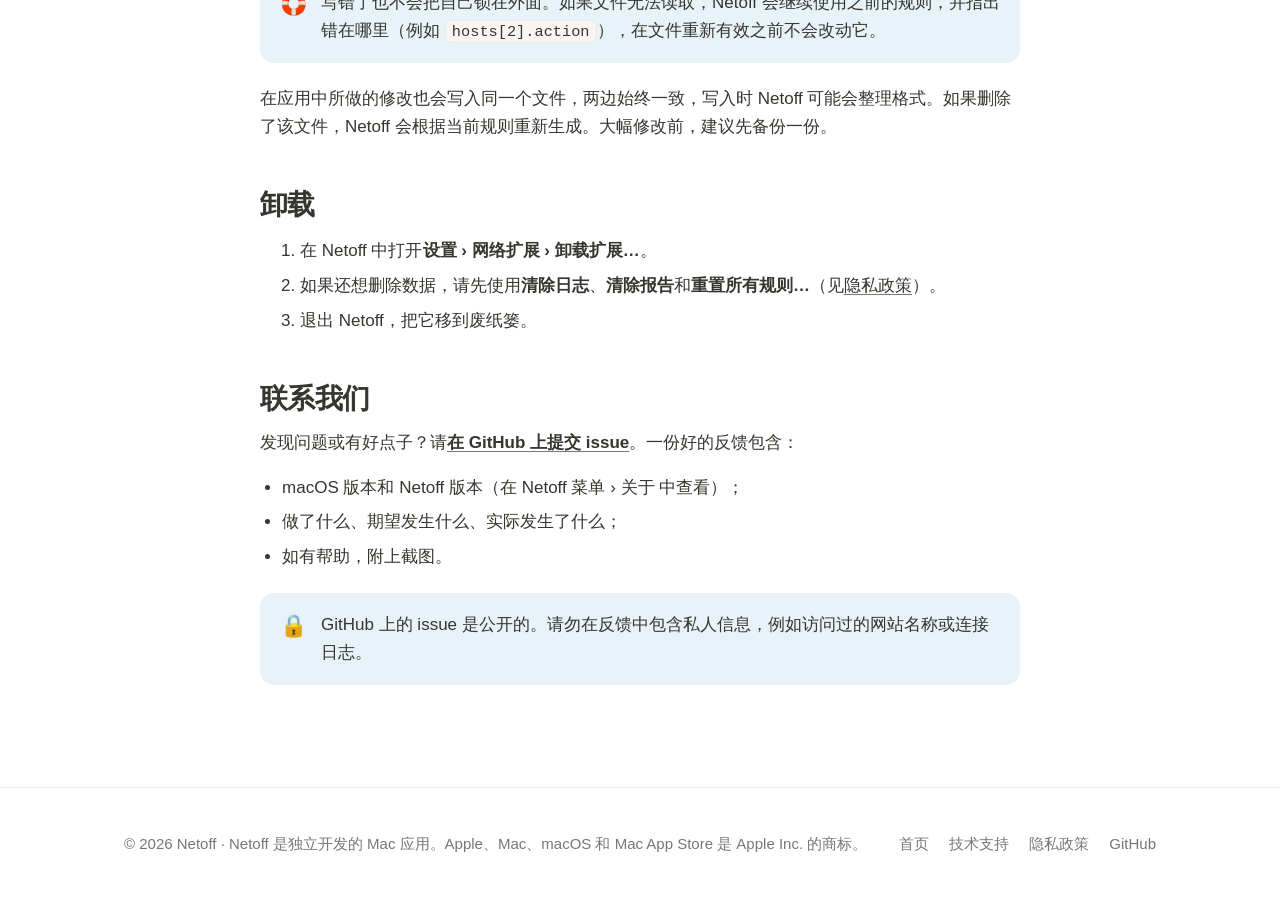
<file: zh/support.html>
<!doctype html>
<html lang="zh-Hans">
<head>
<meta charset="utf-8">
<meta name="viewport" content="width=device-width, initial-scale=1">
<title>技术支持 — Netoff</title>
<meta name="description" content="Netoff 使用帮助：快速上手、批准网络扩展、疑难解答、卸载方法，以及联系方式。">
<meta name="color-scheme" content="light dark">
<link rel="canonical" href="https://boxhezibox.github.io/netoff/zh/support.html">
<link rel="alternate" hreflang="en" href="https://boxhezibox.github.io/netoff/support.html">
<link rel="alternate" hreflang="zh-Hans" href="https://boxhezibox.github.io/netoff/zh/support.html">
<link rel="alternate" hreflang="x-default" href="https://boxhezibox.github.io/netoff/support.html">
<link rel="icon" type="image/png" sizes="32x32" href="../assets/favicon-32.png">
<link rel="apple-touch-icon" href="../assets/icon-180.png">
<meta property="og:type" content="website">
<meta property="og:title" content="技术支持 — Netoff">
<meta property="og:description" content="Netoff 使用帮助：快速上手、批准网络扩展、疑难解答、卸载方法，以及联系方式。">
<meta property="og:image" content="https://boxhezibox.github.io/netoff/assets/icon-512.png">
<meta name="twitter:card" content="summary">
<link rel="stylesheet" href="../assets/style.css">
</head>
<body>
<a class="skip" href="#main">跳到正文</a>
<header class="nav"><div class="wrap">
  <a class="brand" href="../zh/" aria-label="Netoff"><img src="../assets/icon-180.png" alt="" width="30" height="30"><span>Netoff</span></a>
  <a class="link hide-sm" href="index.html">首页</a>
  <a class="link" href="support.html" aria-current="page">技术支持</a>
  <a class="link" href="privacy.html">隐私政策</a>
  <a class="lang" href="../support.html" hreflang="en" lang="en">English</a>
</div></header>
<main id="main">

<div class="wrap doc">
  <div class="head"><div class="eyebrow">技术支持</div><h1>需要什么帮助？</h1>
  <p class="meta">Netoff for Mac · 需要 macOS 15 或更高版本</p></div>
  <div class="support-cards">
    <a class="card bg-b" href="#start"><div class="emo" style="font-size:28px">🚀</div><h3>快速上手</h3><p>开启保护并批准网络扩展。</p></a>
    <a class="card bg-y" href="#trouble"><div class="emo" style="font-size:28px">🛠</div><h3>疑难解答</h3><p>一直显示“正在连接…”，或什么都没被阻止？</p></a>
    <a class="card bg-p" href="#contact"><div class="emo" style="font-size:28px">💬</div><h3>联系方式</h3><p>反馈问题或提问。</p></a>
  </div>
  <article>
    <h2 id="start">快速上手</h2>
    <ol>
      <li>打开 Netoff，开启<strong>保护</strong>。</li>
      <li>macOS 会请求允许网络扩展。打开<strong>系统设置 › 通用 › 登录项与扩展 › 网络扩展</strong>，打开 Netoff 的开关。如果 macOS 弹出关于过滤网络内容的提示，选择“允许”。</li>
      <li>回到 Netoff，状态显示“保护已开启”。在“概览”页选择一种模式。</li>
    </ol>
    <h3>三种模式</h3>
    <ul>
      <li><strong>黑名单</strong>：除了被阻止的应用和地址，其余一律允许。在“应用”页把某个应用设为“阻止”。</li>
      <li><strong>应用白名单</strong>：每个应用第一次联网前都需要批准。出现提示时，选择允许多久。</li>
      <li><strong>域名 / IP 白名单</strong>：每个陌生的域名或 IP 都需要批准。在提示中可以只允许该地址、允许整个域名，或允许该应用的全部连接。在“应用”页把某个应用设为“允许”，表示完全信任，之后不再询问。</li>
    </ul>
    <div class="callout"><span class="emo">💡</span><p>批准提示从出现时开始倒计时 120 秒。如果没有回应，只会拒绝这一次连接，不会生成规则。</p></div>
    <p>更习惯用文本编辑器？规则保存在一个可直接编辑的普通文件中，详见<a href="#rules-file">编辑规则文件</a>。</p>

    <h2 id="trouble">疑难解答</h2>
    <details open><summary>状态一直显示“正在连接…”，或保护无法开启</summary><div class="a"><p>请确认在 系统设置 › 通用 › 登录项与扩展 › 网络扩展 中，Netoff 的开关已打开。然后在 Netoff 中关闭再重新开启保护。如果仍无效，打开 设置 › 网络扩展 › <strong>重新安装扩展</strong>，若 macOS 提示，请重启 Mac。</p></div></details>
    <details><summary>某个应用没有被阻止</summary><div class="a"><p>请确认保护已开启（绿色），并且该应用在“应用”页被设为“阻止”，或在菜单栏面板中被关闭。阻止针对新的连接；已经建立的连接可能会保持到应用自己关闭它。有些应用会长时间保持连接。</p></div></details>
    <details><summary>切换模式后所有东西都连不上了</summary><div class="a"><p>在白名单模式下，尚未批准的连接会等待回应。打开 Netoff 回应提示，或在菜单栏中切回黑名单模式。建议：先在“应用”页把浏览器等必需的应用设为“允许”。</p></div></details>
    <details><summary>看到“未知进程”或“已退出的进程”</summary><div class="a"><p>某个程序发起连接后，在 macOS 告知 Netoff 它是谁之前就退出了。这对存活时间极短的进程来说是正常现象。</p></div></details>
    <details><summary>连接日志提示不可用</summary><div class="a"><p>日志由网络扩展保存，因此需要开启保护才能查看。开启保护后重新打开“连接日志”标签页即可。</p></div></details>
    <details><summary>收不到通知</summary><div class="a"><p>请检查 Netoff 设置中的“通知”，以及 系统设置 › 通知 中是否允许 Netoff 发送通知。每个被阻止的应用只会触发一次通知，重新允许再阻止后会再次提醒。</p></div></details>
    <details><summary>能和 VPN 或代理应用一起使用吗？</summary><div class="a"><p>Netoff 在这台 Mac 上按应用过滤连接。使用 VPN 或代理应用时，它们自己的连接会显示在该应用名下。其他过滤工具可能产生意料之外的相互影响；如果发现异常，请先关闭其他工具，并告诉我们观察到的情况。</p></div></details>

    <h2 id="rules-file">编辑规则文件</h2>
    <p>Netoff 把规则保存在一个可以直接打开和编辑的纯文本文件中：<code>~/Library/Containers/com.netoff.mac.app/Data/Library/Application Support/Netoff/rules.json</code>。可以点击“应用”或“域名与 IP”页工具栏里的文档按钮打开，也可以在 设置 › 规则文件 中打开。想把文件放在自己的文件夹（例如 iCloud 云盘）？在 设置 › 规则文件 中点击<strong>选择文件夹…</strong>即可。保存文件后，Netoff 会<strong>立即</strong>应用新规则，无需重启。<strong>重新载入规则</strong>按钮可随时再读取一次。</p>
    <h3>示例</h3>
    <pre><code>{
  "mode": "blocklist",
  "allowSystemServices": true,
  "allowWhenNoUI": true,
  "logRetention": "days7",
  "apps": [
    { "app": "com.apple.Safari", "action": "deny", "expires": null },
    { "app": "/usr/bin/curl", "action": "deny", "expires": "2026-10-20T18:00:00Z" }
  ],
  "hosts": [
    { "pattern": "*.example.com", "action": "deny", "app": null },
    { "pattern": "*", "action": "allow", "app": "com.google.Chrome" }
  ]
}</code></pre>
    <h3>各个键的含义</h3>
    <table>
      <tr><th>键</th><th>含义</th></tr>
      <tr><td><code>mode</code></td><td><code>"blocklist"</code>、<code>"appAllowlist"</code> 或 <code>"hostAllowlist"</code></td></tr>
      <tr><td><code>allowSystemServices</code>、<code>allowWhenNoUI</code></td><td><code>true</code> 或 <code>false</code>，对应 设置 › 白名单模式 里的两个选项</td></tr>
      <tr><td><code>logRetention</code></td><td><code>"off"</code>、<code>"days7"</code>、<code>"days14"</code>、<code>"days30"</code>、<code>"mb5"</code>、<code>"mb10"</code> 或 <code>"mb200"</code></td></tr>
      <tr><td><code>apps[]</code></td><td>每个应用一条规则。<code>app</code> 是 Bundle ID（如 <code>com.apple.Safari</code>）或应用的路径；<code>action</code> 是 <code>"allow"</code> 或 <code>"deny"</code>；<code>expires</code> 可选。<code>name</code> 和 <code>path</code> 是可选的标注。</td></tr>
      <tr><td><code>hosts[]</code></td><td>每个地址一条规则。<code>pattern</code> 可以是域名（<code>example.com</code>）、含所有子域名的域名（<code>*.example.com</code>）、IP 地址，或表示全部的 <code>*</code>。<code>app</code> 把规则限定给某个应用，<code>null</code> 表示所有应用。</td></tr>
    </table>
    <ul>
      <li>省略的键会使用默认值，所以只有 <code>hosts</code> 列表的文件也是有效的。</li>
      <li>日期写成 <code>2026-10-20T18:00:00Z</code> 这样（UTC）。用 <code>null</code> 表示永不过期。过期的规则会被自动移除。</li>
      <li>JSON 不支持注释，末尾多余的逗号会被视为错误。</li>
      <li>想查某个应用的 Bundle ID，可在“终端”中运行 <code>osascript -e 'id of app "Safari"'</code>。</li>
    </ul>
    <div class="callout"><span class="emo">🛟</span><p>写错了也不会把自己锁在外面。如果文件无法读取，Netoff 会继续使用之前的规则，并指出错在哪里（例如 <code>hosts[2].action</code>），在文件重新有效之前不会改动它。</p></div>
    <p>在应用中所做的修改也会写入同一个文件，两边始终一致，写入时 Netoff 可能会整理格式。如果删除了该文件，Netoff 会根据当前规则重新生成。大幅修改前，建议先备份一份。</p>

    <h2 id="uninstall">卸载</h2>
    <ol>
      <li>在 Netoff 中打开<strong>设置 › 网络扩展 › 卸载扩展…</strong>。</li>
      <li>如果还想删除数据，请先使用<strong>清除日志</strong>、<strong>清除报告</strong>和<strong>重置所有规则…</strong>（见<a href="privacy.html#delete">隐私政策</a>）。</li>
      <li>退出 Netoff，把它移到废纸篓。</li>
    </ol>

    <h2 id="contact">联系我们</h2>
    <p>发现问题或有好点子？请<a href="https://github.com/boxhezibox/netoff/issues"><strong>在 GitHub 上提交 issue</strong></a>。一份好的反馈包含：</p>
    <ul>
      <li>macOS 版本和 Netoff 版本（在 Netoff 菜单 › 关于 中查看）；</li>
      <li>做了什么、期望发生什么、实际发生了什么；</li>
      <li>如有帮助，附上截图。</li>
    </ul>
    <div class="callout"><span class="emo">🔒</span><p>GitHub 上的 issue 是公开的。请勿在反馈中包含私人信息，例如访问过的网站名称或连接日志。</p></div>
  </article>
</div>
</main>
<footer><div class="wrap">
  <span>© 2026 Netoff · Netoff 是独立开发的 Mac 应用。Apple、Mac、macOS 和 Mac App Store 是 Apple Inc. 的商标。</span>
  <span class="links"><a href="index.html">首页</a><a href="support.html">技术支持</a><a href="privacy.html">隐私政策</a><a href="https://github.com/boxhezibox/netoff/issues">GitHub</a></span>
</div></footer>
</body>
</html>
</file>
<file: assets/style.css>
/* Netoff website — a quiet, paper-like style: near-black ink, soft pastel blocks, hand-drawn doodles. */

:root {
  --bg: #ffffff;
  --bg-soft: #f7f6f3;
  --ink: #37352f;
  --ink-2: #787774;
  --line: #e9e9e7;
  --btn: #191919;
  --btn-ink: #ffffff;
  --yellow: #fbf3db;
  --blue: #e7f3f8;
  --pink: #faf1f5;
  --green: #edf3ec;
  --red: #fdebec;
  --purple: #f6f3f9;
  --gray: #e3e2e0;
  --hl: #fdecc8;
  --knob-green: #a8d5ae;
  --accent: #2e8f61;
  --maxw: 1080px;
  --serif: ui-serif, "New York", "Iowan Old Style", "Palatino Linotype", Georgia, "Songti SC", "Noto Serif CJK SC", "Source Han Serif SC", serif;
  --sans: -apple-system, BlinkMacSystemFont, "Segoe UI", Helvetica, "PingFang SC", "PingFang TC", "Hiragino Sans", "Noto Sans CJK SC", "Microsoft YaHei", Arial, sans-serif, "Apple Color Emoji", "Segoe UI Emoji";
  color-scheme: light dark;
}

@media (prefers-color-scheme: dark) {
  :root {
    --bg: #191919;
    --bg-soft: #202020;
    --ink: #ffffffcf;
    --ink-2: #ffffff80;
    --line: #2f2f2f;
    --btn: #efeeec;
    --btn-ink: #191919;
    --yellow: #3f3924;
    --blue: #1f3440;
    --pink: #3d2c38;
    --green: #223a2b;
    --red: #472a2a;
    --purple: #322d40;
    --gray: #3a3a3a;
    --hl: #5a4a1f;
    --knob-green: #4f8f5b;
    --accent: #3aa371;
  }
}

* { box-sizing: border-box; }
html { scroll-behavior: smooth; -webkit-text-size-adjust: 100%; }
body {
  margin: 0;
  background: var(--bg);
  color: var(--ink);
  font-family: var(--sans);
  font-size: 17px;
  line-height: 1.65;
  -webkit-font-smoothing: antialiased;
}
a { color: inherit; text-decoration-color: var(--ink-2); text-underline-offset: 3px; }
a:hover { text-decoration-color: var(--ink); }
img { max-width: 100%; display: block; }
h1, h2, h3 { font-family: var(--serif); letter-spacing: -0.02em; line-height: 1.12; margin: 0; font-weight: 700; }
p { margin: 0 0 1em; }
.wrap { max-width: var(--maxw); margin: 0 auto; padding: 0 24px; }
.skip { position: absolute; left: -999px; }
.skip:focus { left: 12px; top: 12px; background: var(--bg); padding: 8px 12px; border-radius: 8px; z-index: 20; }

/* Doodles */
.doodle { width: 100%; height: auto; overflow: visible; }
.doodle .ink { stroke: var(--ink); stroke-width: 3; stroke-linecap: round; stroke-linejoin: round; fill: none; }
.doodle .soft { opacity: .45; }
.doodle .f-y { fill: var(--yellow); } .doodle .f-b { fill: var(--blue); } .doodle .f-p { fill: var(--pink); }
.doodle .f-g { fill: var(--green); } .doodle .f-r { fill: var(--red); } .doodle .f-w { fill: var(--bg); }
.doodle .f-gray { fill: var(--gray); }
.doodle path.f-y, .doodle path.f-b, .doodle path.f-p, .doodle path.f-g { stroke: none; }
.doodle .ink.f-y, .doodle .ink.f-b, .doodle .ink.f-p, .doodle .ink.f-g, .doodle .ink.f-r, .doodle .ink.f-w, .doodle .ink.f-gray { stroke: var(--ink); stroke-width: 3; }
.squiggle { width: 160px; height: 14px; display: block; margin: 18px auto 0; }
.squiggle .ink { stroke: var(--ink); stroke-width: 3; fill: none; stroke-linecap: round; }


/* Screens drawn like the app */
.doodle text { font-family: var(--sans); fill: var(--ink); }
.doodle .t { fill: var(--ink); } .doodle .t2 { fill: var(--ink-2); } .doodle .tr { fill: #d44c47; }
.doodle .ta { fill: var(--accent); } .doodle .tw { fill: #fff; } .doodle .tw2 { fill: rgba(255,255,255,.85); }
.doodle .mono { font-family: ui-monospace, "SF Mono", Menlo, monospace; }
.doodle .f-s { fill: var(--bg-soft); } .doodle .f-a { fill: var(--accent); }
.doodle .ink.k2 { stroke-width: 2; }
.doodle .ink.sel { stroke: var(--accent); stroke-width: 3.5; }
.doodle .g { fill: none; stroke-width: 1.6; stroke-linecap: round; stroke-linejoin: round; }
.doodle .g.ga { stroke: var(--accent); } .doodle .g.gw { stroke: #fff; }

/* Navigation */
.nav { position: sticky; top: 0; z-index: 10; background: color-mix(in srgb, var(--bg) 86%, transparent); backdrop-filter: saturate(180%) blur(14px); -webkit-backdrop-filter: saturate(180%) blur(14px); border-bottom: 1px solid var(--line); }
.nav .wrap { display: flex; align-items: center; gap: 22px; height: 60px; }
.brand { display: flex; align-items: center; gap: 10px; font-weight: 700; font-size: 18px; text-decoration: none; margin-right: auto; }
.brand img { width: 30px; height: 30px; border-radius: 8px; }
.nav a.link { text-decoration: none; font-size: 15px; color: var(--ink-2); padding: 6px 2px; }
.nav a.link:hover, .nav a.link[aria-current="page"] { color: var(--ink); }
.nav a.link[aria-current="page"] { text-decoration: underline; text-decoration-thickness: 2px; text-underline-offset: 8px; }
.nav .lang { white-space: nowrap; font-size: 14px; border: 1px solid var(--line); border-radius: 8px; padding: 4px 10px; text-decoration: none; color: var(--ink-2); }
.nav .lang:hover { color: var(--ink); background: var(--bg-soft); }

/* Buttons */
.btn { display: inline-flex; align-items: center; gap: 8px; padding: 12px 22px; border-radius: 10px; font-size: 16px; font-weight: 600; text-decoration: none; border: 1px solid transparent; transition: transform .15s ease, background .15s ease; }
.btn.primary { background: var(--btn); color: var(--btn-ink); }
.btn.primary:hover { transform: translateY(-1px); }
.btn.ghost { border-color: var(--line); background: var(--bg); }
.btn.ghost:hover { background: var(--bg-soft); }
.pill { display: inline-flex; align-items: center; gap: 8px; background: var(--yellow); border: 1px solid color-mix(in srgb, var(--ink) 12%, transparent); border-radius: 999px; padding: 5px 14px; font-size: 14px; font-weight: 600; }

/* Hero */
.hero { text-align: center; padding-top: 72px; padding-bottom: 24px; }
.hero h1 { font-size: clamp(38px, 6.4vw, 72px); margin: 22px auto 0; max-width: 13em; text-wrap: balance; }
h2.title, .split h2, .band h2 { text-wrap: balance; }
.hero .sub { font-size: clamp(18px, 2.2vw, 22px); color: var(--ink-2); max-width: 40em; margin: 22px auto 30px; }
.hero .cta { display: flex; gap: 12px; justify-content: center; flex-wrap: wrap; }
.hero .art { max-width: 760px; margin: 48px auto 0; }
.nb { display: inline-block; }
.mark { background: linear-gradient(transparent 62%, var(--hl) 62%); padding: 0 .08em; }

/* Sections */
section { padding: 84px 0; }
.eyebrow { font-size: 14px; font-weight: 600; letter-spacing: .06em; text-transform: uppercase; color: var(--ink-2); margin-bottom: 12px; }
h2.title { font-size: clamp(30px, 4.4vw, 48px); max-width: 16em; }
.lead { font-size: 19px; color: var(--ink-2); max-width: 42em; margin-top: 16px; }
.center { text-align: center; } .center h2.title, .center .lead { margin-left: auto; margin-right: auto; }

.cards { display: grid; grid-template-columns: repeat(3, 1fr); gap: 18px; margin-top: 48px; }
.card { border-radius: 18px; padding: 28px 26px 30px; border: 1px solid color-mix(in srgb, var(--ink) 8%, transparent); }
.card h3 { font-size: 24px; margin: 16px 0 10px; }
.card p { color: var(--ink-2); margin: 0; font-size: 16px; }
.card .ic { width: 84px; }
.bg-y { background: var(--yellow); } .bg-b { background: var(--blue); } .bg-p { background: var(--pink); }
.bg-g { background: var(--green); } .bg-r { background: var(--red); } .bg-pu { background: var(--purple); } .bg-soft { background: var(--bg-soft); }

.split { display: grid; grid-template-columns: 1fr 1fr; gap: 56px; align-items: center; }
.split.rev .text { order: 2; }
.split h2 { font-size: clamp(28px, 4vw, 42px); }
.split p { color: var(--ink-2); font-size: 18px; margin-top: 16px; }
.ticks { list-style: none; padding: 0; margin: 22px 0 0; display: grid; gap: 10px; }
.ticks li { padding-left: 30px; position: relative; font-size: 16.5px; }
.ticks li::before { content: ""; position: absolute; left: 2px; top: .5em; width: 14px; height: 8px; border-left: 3px solid var(--ink); border-bottom: 3px solid var(--ink); transform: rotate(-45deg) scale(.9); border-radius: 1px; }

.grid6 { display: grid; grid-template-columns: repeat(3, 1fr); gap: 0; margin-top: 44px; border-top: 1px solid var(--line); border-left: 1px solid var(--line); }
.grid6 > div { padding: 26px 24px 28px; border-right: 1px solid var(--line); border-bottom: 1px solid var(--line); }
.grid6 .emo { font-size: 28px; line-height: 1; margin-bottom: 14px; }
.grid6 h3 { font-size: 20px; margin-bottom: 8px; }
.grid6 p { margin: 0; color: var(--ink-2); font-size: 15.5px; }

.band { border-radius: 24px; padding: 56px 48px; display: grid; grid-template-columns: 1.1fr .9fr; gap: 40px; align-items: center; }
.band h2 { font-size: clamp(30px, 4.2vw, 46px); }
.band p { font-size: 18px; color: var(--ink-2); margin-top: 16px; }
.band .btn { margin-top: 10px; }

.steps { display: grid; grid-template-columns: repeat(3, 1fr); gap: 18px; margin-top: 44px; counter-reset: s; }
.step { background: var(--bg-soft); border-radius: 18px; padding: 26px; counter-increment: s; }
.step::before { content: counter(s); display: grid; place-items: center; width: 38px; height: 38px; border-radius: 50%; border: 3px solid var(--ink); font-family: var(--serif); font-weight: 700; font-size: 18px; margin-bottom: 16px; }
.step h3 { font-size: 21px; margin-bottom: 8px; }
.step p { margin: 0; color: var(--ink-2); font-size: 16px; }
.note { margin: 28px auto 0; color: var(--ink-2); font-size: 16px; max-width: 46em; text-align: center; }

details { border-bottom: 1px solid var(--line); }
details:first-of-type { border-top: 1px solid var(--line); }
summary { cursor: pointer; list-style: none; padding: 20px 40px 20px 4px; font-weight: 600; font-size: 18px; position: relative; }
summary::-webkit-details-marker { display: none; }
summary::after { content: "+"; position: absolute; right: 8px; top: 50%; transform: translateY(-50%); font-size: 26px; font-weight: 400; color: var(--ink-2); transition: transform .2s ease; }
details[open] summary::after { transform: translateY(-50%) rotate(45deg); }
details .a { padding: 0 4px 22px; color: var(--ink-2); max-width: 46em; }
details .a p:last-child { margin-bottom: 0; }

/* Document pages (privacy / support) */
.doc { padding-top: 64px; padding-bottom: 40px; }
.doc .head { max-width: 760px; margin: 0 auto; }
.doc h1 { font-size: clamp(36px, 5.6vw, 58px); margin-top: 14px; }
.doc .meta { color: var(--ink-2); font-size: 15px; margin-top: 14px; }
.doc .summary { background: var(--yellow); border-radius: 16px; padding: 22px 26px; margin: 36px auto 0; max-width: 760px; font-size: 18px; }
.doc .summary p:last-child { margin: 0; }
.doc article { max-width: 760px; margin: 0 auto; padding-top: 12px; }
.doc [id] { scroll-margin-top: 84px; }
.doc h2 { font-size: 28px; margin: 48px 0 14px; }
.doc h3 { font-size: 20px; margin: 28px 0 8px; }
.doc ul { padding-left: 1.3em; margin: 0 0 1em; }
.doc li { margin-bottom: .4em; }
.doc code, kbd { font-family: ui-monospace, "SF Mono", Menlo, monospace; font-size: .9em; background: var(--bg-soft); border: 1px solid var(--line); border-radius: 6px; padding: .1em .4em; }
.doc table { border-collapse: collapse; width: 100%; margin: 16px 0 24px; font-size: 15.5px; }
.doc th, .doc td { text-align: left; vertical-align: top; padding: 12px 14px; border-bottom: 1px solid var(--line); }
.doc th { font-weight: 600; background: var(--bg-soft); }
.doc pre { background: var(--bg-soft); border: 1px solid var(--line); border-radius: 12px; padding: 16px 18px; overflow-x: auto; font-size: 13.5px; line-height: 1.55; margin: 12px 0 22px; }
.doc pre code { background: none; border: 0; padding: 0; font-size: inherit; }
.callout { display: flex; gap: 14px; background: var(--blue); border-radius: 14px; padding: 18px 20px; margin: 22px 0; }
.callout .emo { font-size: 22px; line-height: 1.4; }
.callout p { margin: 0; }
.toc { max-width: 760px; margin: 28px auto 0; display: flex; flex-wrap: wrap; gap: 8px; }
.toc a { text-decoration: none; font-size: 14.5px; border: 1px solid var(--line); border-radius: 999px; padding: 5px 14px; color: var(--ink-2); }
.toc a:hover { color: var(--ink); background: var(--bg-soft); }
.support-cards { display: grid; grid-template-columns: repeat(3, 1fr); gap: 16px; max-width: 980px; margin: 44px auto 0; }
.support-cards .card { text-decoration: none; display: block; }
.support-cards .card h3 { font-size: 21px; margin: 6px 0 8px; }

/* Footer */
footer { border-top: 1px solid var(--line); padding: 44px 0 56px; margin-top: 40px; color: var(--ink-2); font-size: 15px; }
footer .wrap { display: flex; gap: 24px; flex-wrap: wrap; align-items: center; }
footer .links { display: flex; gap: 20px; flex-wrap: wrap; margin-left: auto; }
footer a { text-decoration: none; } footer a:hover { color: var(--ink); text-decoration: underline; }

@media (max-width: 860px) {
  body { font-size: 16.5px; }
  .cards, .steps, .support-cards { grid-template-columns: 1fr; }
  .split, .band { grid-template-columns: 1fr; gap: 28px; }
  .split.rev .text { order: 0; }
  .grid6 { grid-template-columns: 1fr 1fr; }
  .band { padding: 36px 26px; }
  section { padding: 60px 0; }
  .nav .wrap { gap: 14px; }
  .nav a.link.hide-sm { display: none; }
}
@media (max-width: 520px) { .grid6 { grid-template-columns: 1fr; } .hero { padding-top: 44px; } .nav .wrap { gap: 12px; } .brand span { display: none; } .nav a.link { font-size: 14px; } }
@media (max-width: 600px) { .doc table { table-layout: fixed; font-size: 14px; } .doc th, .doc td { padding: 10px 8px; overflow-wrap: anywhere; } }
@media (prefers-reduced-motion: reduce) { html { scroll-behavior: auto; } .btn { transition: none; } }
</file>
